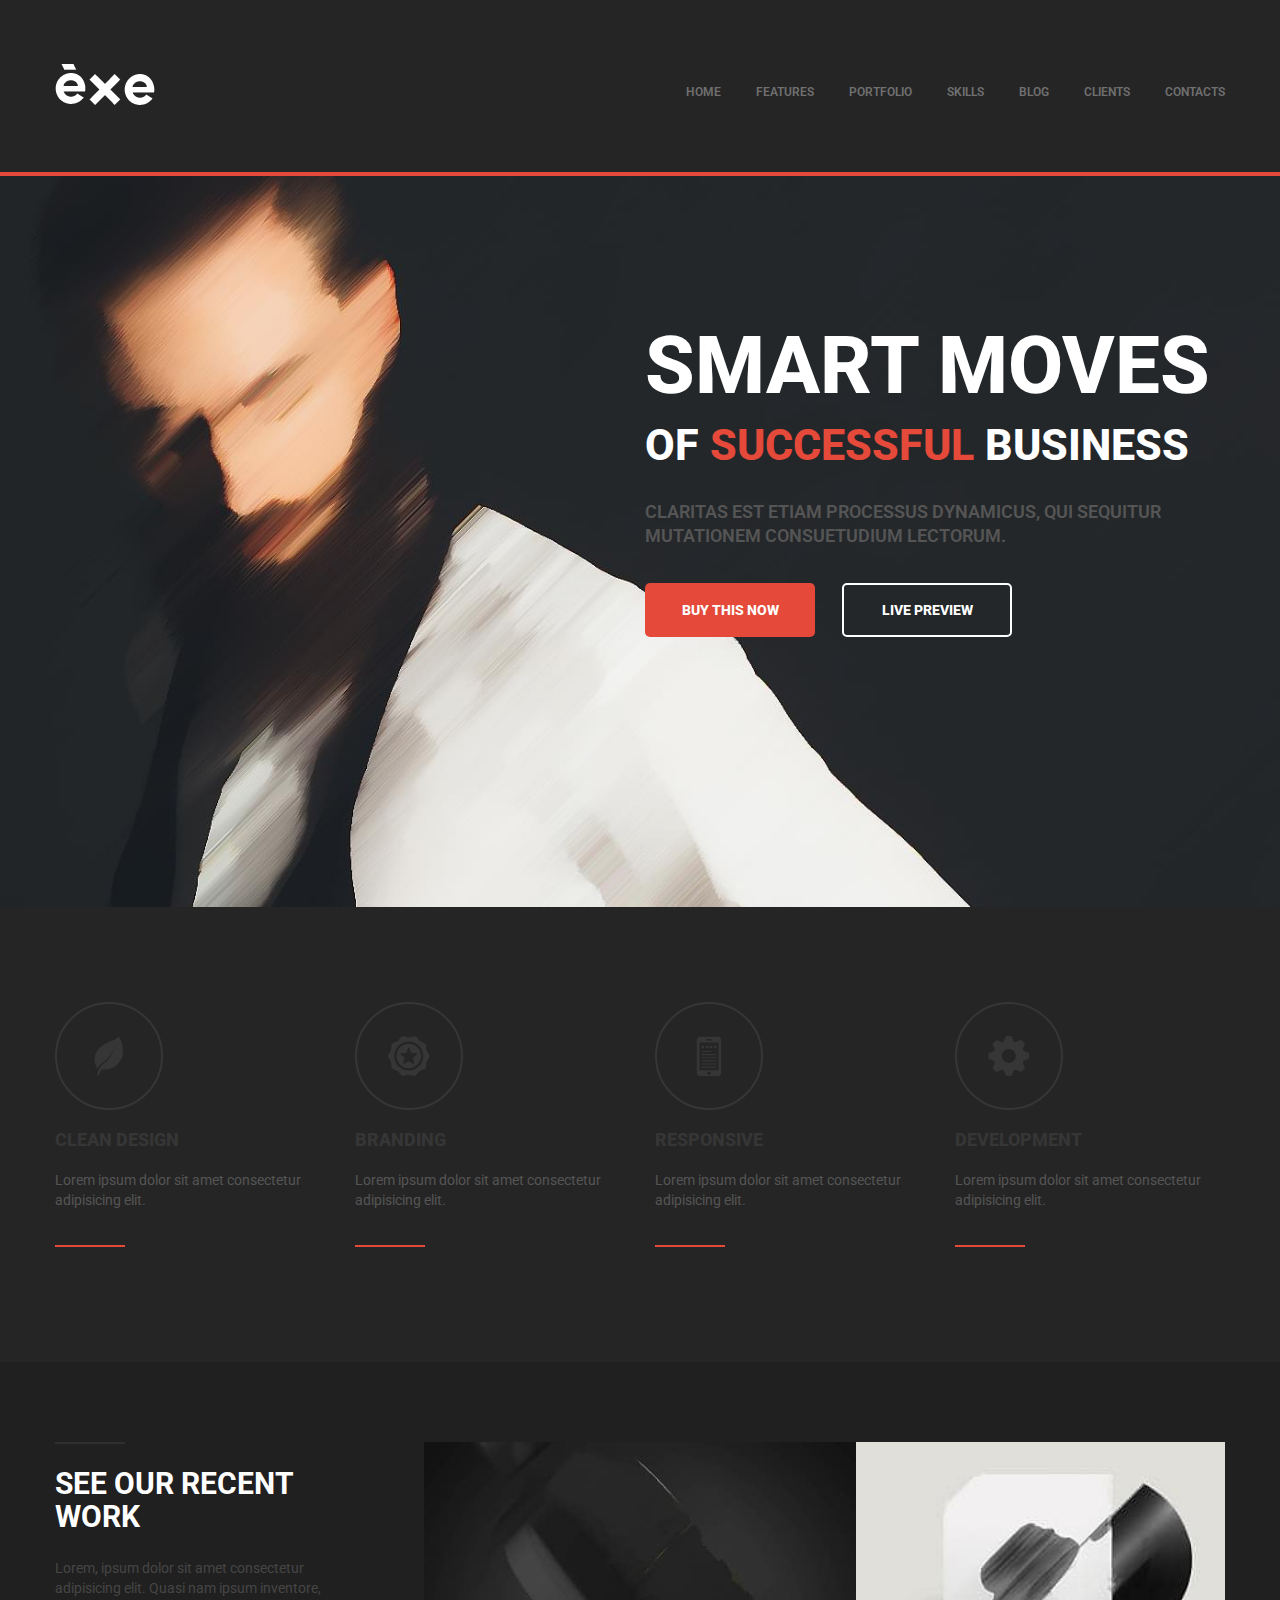
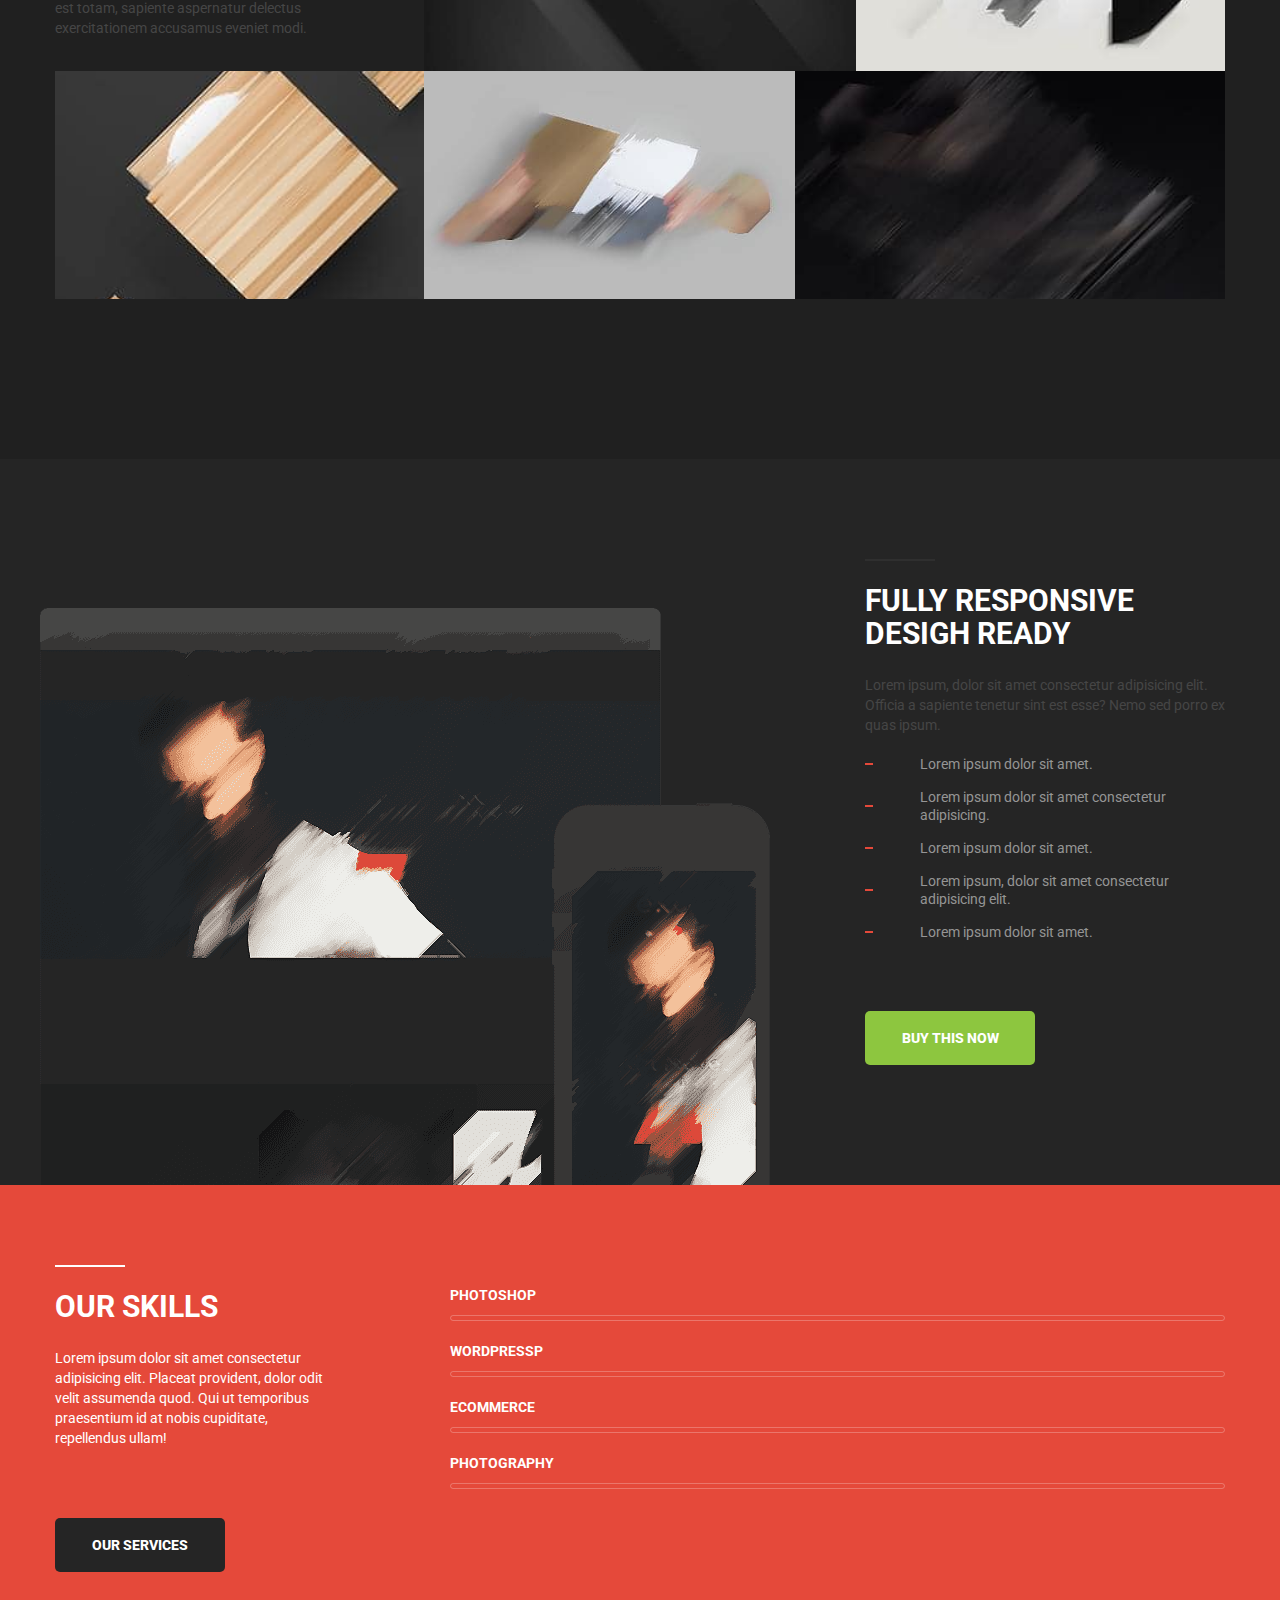
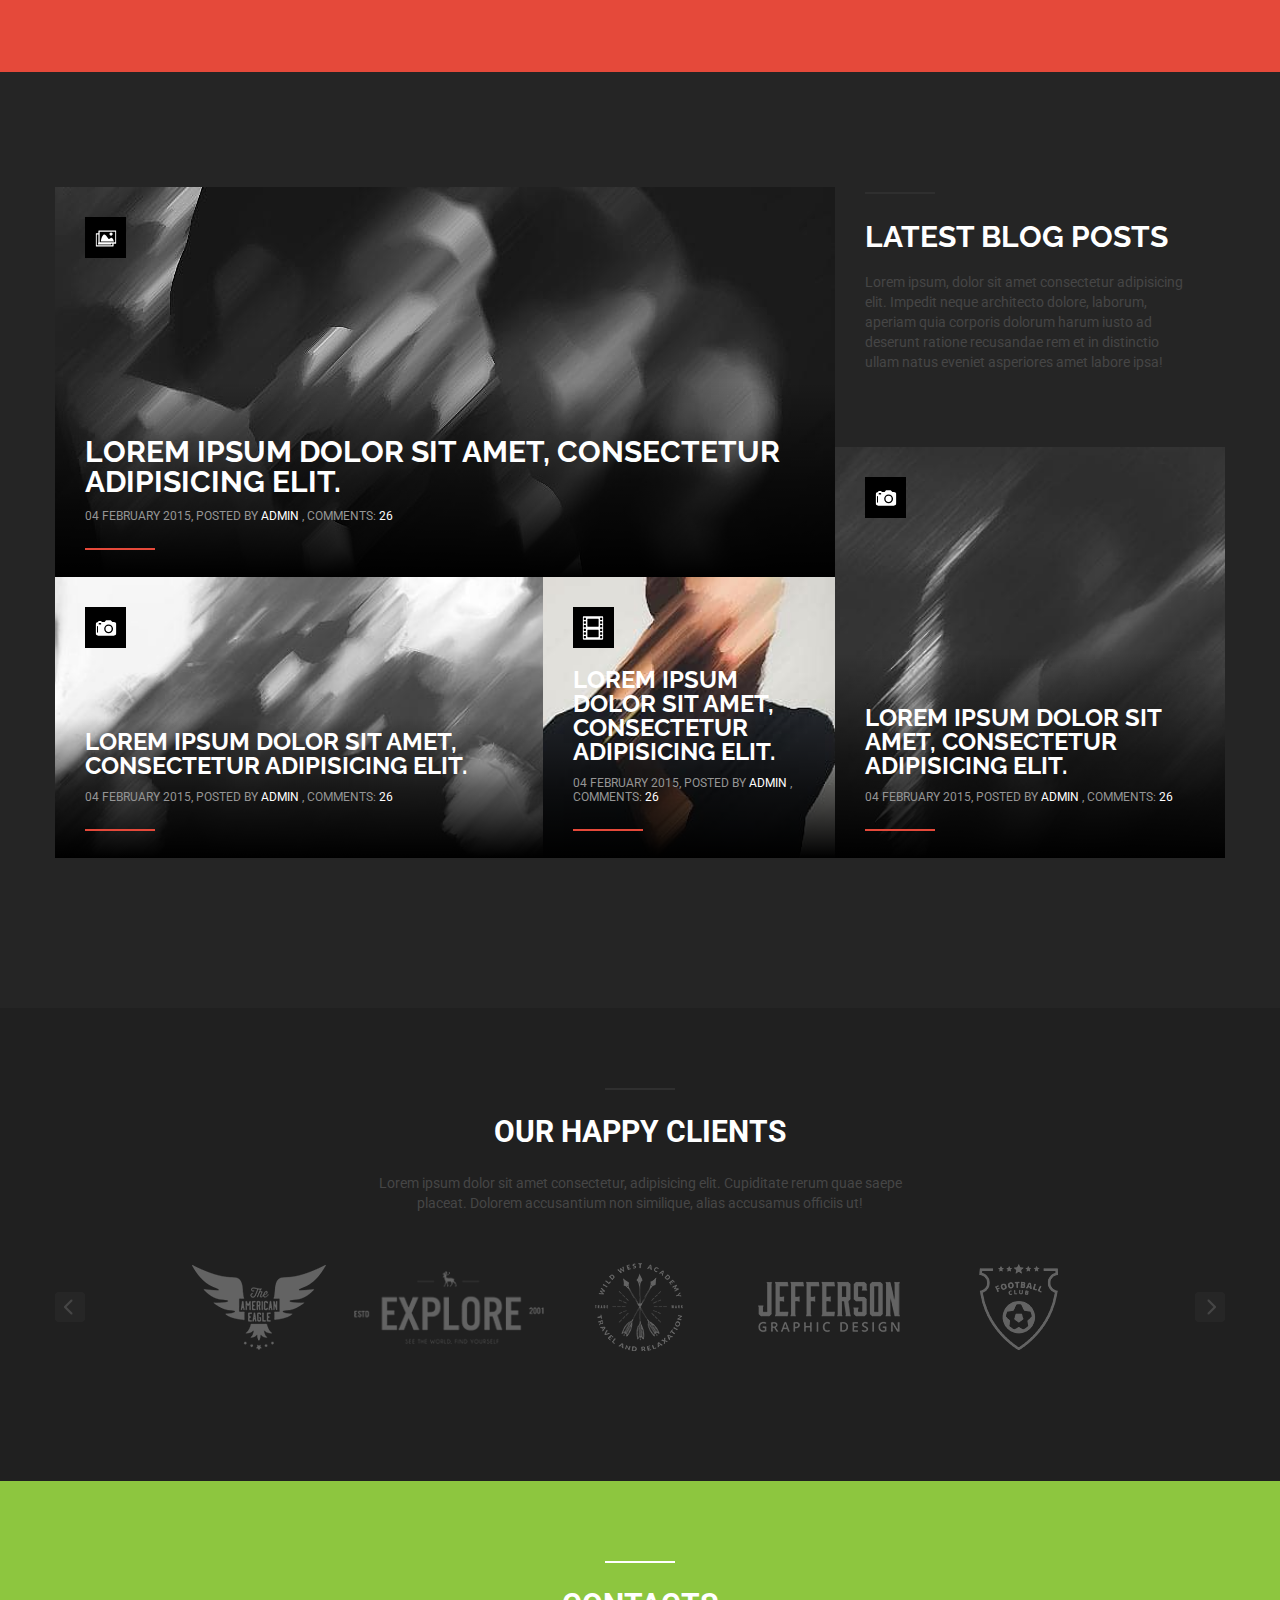
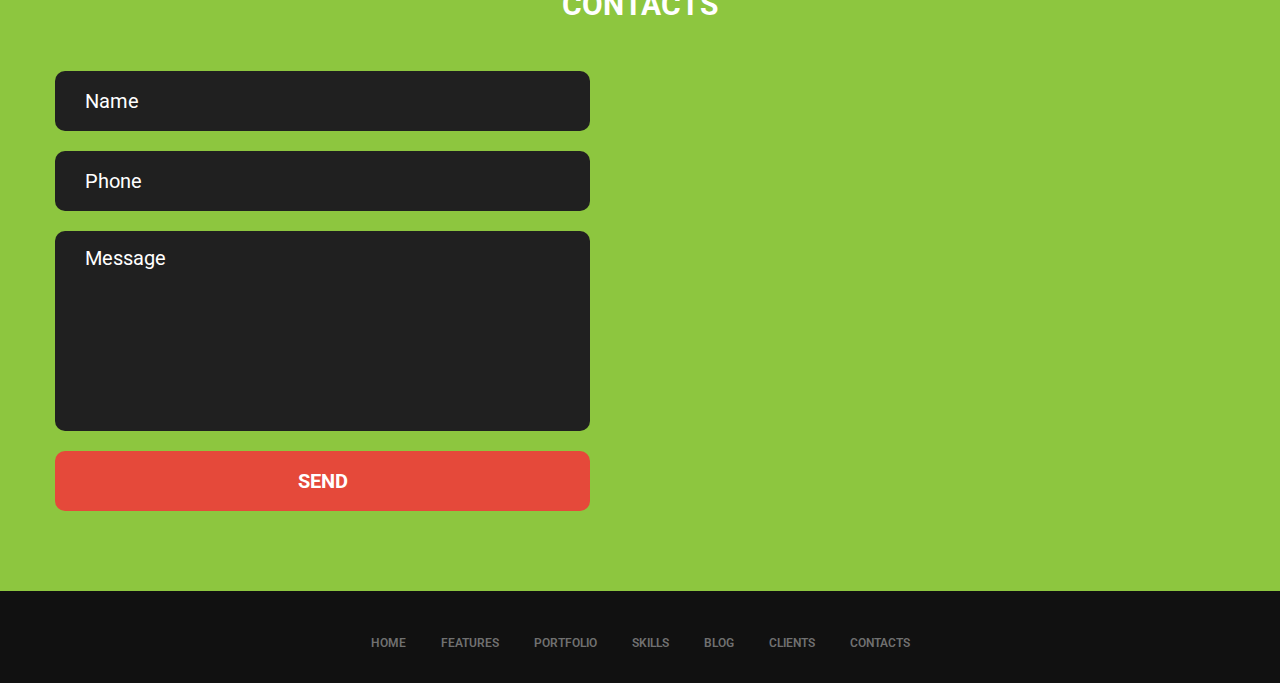
<file: build/index.html>
<!DOCTYPE html>
<html lang="ru">

<head>
  <meta charset="UTF-8" />
  <meta name="viewport" content="initial-scale=1.0, width=device-width" />
  <title>Exe</title>
  <link rel="stylesheet" href="css/style.min.css" type="text/css" />
  <script src="js/all.min.js"></script>

  <!--[if lt IE 9]>
      <script src="http://html5shiv.googlecode.com/svn/trunk/html5.js"></script>
    <![endif]-->
  <!--[if lt IE 9]>
      <link rel="stylesheet" type="text/css" href="css/ie9.css" />
    <![endif]-->

  <!--[if lt IE 9]>
      <script>
        document.createElement("header");
        document.createElement("footer");
        document.createElement("section");
        document.createElement("aside");
        document.createElement("nav");
        document.createElement("article");
        document.createElement("hgroup");
        document.createElement("time");
      </script>
      <noscript>
        <strong>Внимание!</strong>
        Поскольку ваш браузер не поддерживает HTML5, некоторые элементы
        воспроизводятся с помощью JScript. Однако в вашем браузере скрипты
        отключены, пожалуйста, включите их, чтобы браузер смог отобразить данную
        страницу.
      </noscript>
    <![endif]-->
</head>

<body>
  <main>
    <div class="container">
      <header class="header">
        <div class="header__wrap wrap">
          <a href="#" class="header__logo"><img src="img/logo.png" alt="Логотип" /></a>
          <nav>
            <ul class="header__menu menu">
              <li class="menu__element">
                <a class="menu__link" href="#">Home</a>
              </li>
              <li class="menu__element">
                <a class="menu__link" href="#">Features</a>
              </li>
              <li class="menu__element">
                <a class="menu__link" href="#">Portfolio</a>
              </li>
              <li class="menu__element">
                <a class="menu__link" href="#">SKILLS</a>
              </li>
              <li class="menu__element">
                <a class="menu__link" href="#">Blog</a>
              </li>
              <li class="menu__element">
                <a class="menu__link" href="#">Clients</a>
              </li>
              <li class="menu__element">
                <a class="menu__link" href="#">Contacts</a>
              </li>
            </ul>
          </nav>
        </div>
      </header>
      <section class="banner">
        <div class="banner__wrap wrap">
          <div class="banner__info">
            <h1 class="banner__title">
              Smart Moves
              <span class="banner__little">of <span class="banner__red">Successful</span> Business</span>
            </h1>
            <p class="banner__text">
              Claritas est etiam processus dynamicus, qui sequitur mutationem
              consuetudium lectorum.
            </p>
            <button class="banner__button">Buy This Now</button>
            <button class="banner__button banner__button--last">
              Live Preview
            </button>
          </div>
        </div>
      </section>
      <section class="advantages">
        <h2 class="advantages__title">Преимущества</h2>
        <ul class="advantages__list wrap">
          <li class="advantages__item">
            <div class="advantages__img">
              <svg class="advantages__svg">
                <use xlink:href="img/symbol/sprite.svg#leaf"></use>
              </svg>
            </div>
            <p class="advantages__subtitle">Clean Design</p>
            <p class="advantages__text">Lorem ipsum dolor sit amet consectetur adipisicing elit.</p>
          </li>
          <li class="advantages__item">
            <div class="advantages__img">
              <svg class="advantages__svg">
                <use xlink:href="img/symbol/sprite.svg#badge"></use>
              </svg>
            </div>
            <p class="advantages__subtitle">Branding</p>
            <p class="advantages__text">Lorem ipsum dolor sit amet consectetur adipisicing elit.</p>
          </li>
          <li class="advantages__item">
            <div class="advantages__img">
              <svg class="advantages__svg">
                <use xlink:href="img/symbol/sprite.svg#smartphone"></use>
              </svg>
            </div>
            <p class="advantages__subtitle">Responsive</p>
            <p class="advantages__text">Lorem ipsum dolor sit amet consectetur adipisicing elit.</p>
          </li>
          <li class="advantages__item">
            <div class="advantages__img">
              <svg class="advantages__svg">
                <use xlink:href="img/symbol/sprite.svg#settings-work-tool"></use>
              </svg>
            </div>
            <p class="advantages__subtitle">Development</p>
            <p class="advantages__text">Lorem ipsum dolor sit amet consectetur adipisicing elit.</p>
          </li>
        </ul>
      </section>
      <section class="works">
        <h2 class="works__title-hide">Наши работы</h2>
        <ul class="works__list wrap">
          <li class="works__element works__element--three">
            <p class="works__title">See Our Recent Work</p>
            <p class="works__text">Lorem, ipsum dolor sit amet consectetur adipisicing elit. Quasi nam ipsum inventore,
              est totam, sapiente aspernatur delectus exercitationem accusamus eveniet modi.</p>
          </li>
          <li class="works__element works__element--six">
            <div class="works__info">
              <p class="works__name">Claritas Est Processus</p>
              <p class="works__descriprion">Graphic Designer, Photoshop</p>
              <div class="works__btns">
                <button aria-label="Увеличить работу" class="works__zoom">
                  <svg>
                    <use xlink:href="img/symbol/sprite.svg#search"></use>
                  </svg>
                </button>
                <a aria-label="Посмотреть работу" class="works__link" href="#"><svg>
                    <use xlink:href="img/symbol/sprite.svg#link"></use>
                  </svg></a>
              </div>
            </div>
          </li>
          <li class="works__element works__element--three">
            <div class="works__info">
              <p class="works__name">Claritas Est Processus</p>
              <p class="works__descriprion">Graphic Designer, Photoshop</p>
              <div class="works__btns">
                <button aria-label="Увеличить работу" class="works__zoom">
                  <svg>
                    <use xlink:href="img/symbol/sprite.svg#search"></use>
                  </svg>
                </button>
                <a aria-label="Посмотреть работу" class="works__link" href="#"><svg>
                    <use xlink:href="img/symbol/sprite.svg#link"></use>
                  </svg></a>
              </div>
            </div>
          </li>
          <li class="works__element works__element--three">
            <div class="works__info">
              <p class="works__name">Claritas Est Processus</p>
              <p class="works__descriprion">Graphic Designer, Photoshop</p>
              <div class="works__btns">
                <button aria-label="Увеличить работу" class="works__zoom">
                  <svg>
                    <use xlink:href="img/symbol/sprite.svg#search"></use>
                  </svg>
                </button>
                <a aria-label="Посмотреть работу" class="works__link" href="#"><svg>
                    <use xlink:href="img/symbol/sprite.svg#link"></use>
                  </svg></a>
              </div>
            </div>
          </li>
          <li class="works__element works__element--five">
            <div class="works__info">
              <p class="works__name">Claritas Est Processus</p>
              <p class="works__descriprion">Graphic Designer, Photoshop</p>
              <div class="works__btns">
                <button aria-label="Увеличить работу" class="works__zoom">
                  <svg>
                    <use xlink:href="img/symbol/sprite.svg#search"></use>
                  </svg>
                </button>
                <a aria-label="Посмотреть работу" class="works__link" href="#"><svg>
                    <use xlink:href="img/symbol/sprite.svg#link"></use>
                  </svg></a>
              </div>
            </div>
          </li>
          <li class="works__element works__element--four">
            <div class="works__info">
              <p class="works__name">Claritas Est Processus</p>
              <p class="works__descriprion">Graphic Designer, Photoshop</p>
              <div class="works__btns">
                <button aria-label="Увеличить работу" class="works__zoom">
                  <svg>
                    <use xlink:href="img/symbol/sprite.svg#search"></use>
                  </svg>
                </button>
                <a aria-label="Посмотреть работу" class="works__link" href="#"><svg>
                    <use xlink:href="img/symbol/sprite.svg#link"></use>
                  </svg></a>
              </div>
            </div>
          </li>
        </ul>
      </section>
      <section class="responsive">
        <div class="responsive__wrap wrap">
          <div class="responsive__information">
            <h2 class="responsive__title">FulLy Responsive Desigh Ready</h2>
            <p class="responsive__text">Lorem ipsum, dolor sit amet consectetur adipisicing elit. Officia a sapiente
              tenetur sint est esse? Nemo sed porro ex quas ipsum.</p>
            <ul class="responsive__list list">
              <li class="list__element">Lorem ipsum dolor sit amet.</li>
              <li class="list__element">Lorem ipsum dolor sit amet consectetur adipisicing.</li>
              <li class="list__element">Lorem ipsum dolor sit amet.</li>
              <li class="list__element">Lorem ipsum, dolor sit amet consectetur adipisicing elit.</li>
              <li class="list__element">Lorem ipsum dolor sit amet.</li>
            </ul>
            <button class="responsive__button">Buy This Now</button>
          </div>
        </div>
      </section>
      <section class="skills">
        <div class="skills__wrap wrap">
          <div class="skills__left">
            <h2 class="skills__title">Our skills</h2>
            <p class="skills__text">Lorem ipsum dolor sit amet consectetur adipisicing elit. Placeat provident, dolor
              odit velit assumenda quod. Qui ut temporibus praesentium id at nobis cupiditate, repellendus ullam!</p>
            <button class="skills__button">Our services</button>
          </div>
          <div class="skills__right">
            <div class="skills__progress progress">
              <p class="progress__name">Photoshop</p>
              <div class="progress__element" data-progress-percent="95">
                <div class="progress__line">
                  <span class="progress__tooltip">95%</span>
                </div>
              </div>
            </div>
            <div class="skills__progress progress">
              <p class="progress__name">Wordpressp</p>
              <div class="progress__element" data-progress-percent="50">
                <div class=" progress__line">
                  <span class="progress__tooltip">50%</span>
                </div>
              </div>
            </div>
            <div class="skills__progress progress">
              <p class="progress__name">ecommerce</p>
              <div class="progress__element" data-progress-percent="72">
                <div class="progress__line">
                  <span class="progress__tooltip">72%</span>
                </div>
              </div>
            </div>
            <div class="skills__progress progress">
              <p class="progress__name">Photography</p>
              <div class="progress__element" data-progress-percent="36">
                <div class="progress__line">
                  <span class="progress__tooltip">36%</span>
                </div>
              </div>
            </div>
          </div>
        </div>
      </section>
      <section class="blog">
        <h2 class="blog__subtitle">Последние статьи:</h2>
        <ul class="blog__list wrap">
          <li class="blog__element blog__element--eight">
            <div class="blog__info">
              <a aria-label="Категория изображения" href="#" class="blog__link"><svg>
                  <use xlink:href="img/symbol/sprite.svg#image"></use>
                </svg></a>
              <div class="blog__information">
                <a href="#" class="blog__title">Lorem ipsum dolor sit amet, consectetur adipisicing elit.</a>
                <p class="blog__description">04 February 2015, Posted by <span>Admin</span> , Comments: <span>26</span>
                </p>
              </div>
            </div>
          </li>
          <li class="blog__element blog__element--four">
            <div class="blog__info">
              <div class="blog__information">
                <p href="#" class="blog__title">Latest blog posts</p>
                <p class="blog__text">Lorem ipsum, dolor sit amet consectetur adipisicing elit. Impedit neque architecto
                  dolore, laborum, aperiam quia corporis dolorum harum iusto ad deserunt ratione recusandae rem et in
                  distinctio ullam natus eveniet asperiores amet labore ipsa!
                </p>
              </div>
            </div>
          </li>
          <li class="blog__element blog__element--five">
            <div class="blog__info">
              <a aria-label="Категория фото" href="#" class="blog__link"><svg>
                  <use xlink:href="img/symbol/sprite.svg#photo-camera"></use>
                </svg></a>
              <div class="blog__information">
                <a href="#" class="blog__title">Lorem ipsum dolor sit amet, consectetur adipisicing elit.</a>
                <p class="blog__description">04 February 2015, Posted by <span>Admin</span> , Comments: <span>26</span>
                </p>
              </div>
            </div>
          </li>
          <li class="blog__element blog__element--three">
            <div class="blog__info">
              <a aria-label="Категория видео" href="#" class="blog__link"><svg>
                  <use xlink:href="img/symbol/sprite.svg#video"></use>
                </svg></a>
              <div class="blog__information">
                <a href="#" class="blog__title">Lorem ipsum dolor sit amet, consectetur adipisicing elit.</a>
                <p class="blog__description">04 February 2015, Posted by <span>Admin</span> , Comments: <span>26</span>
                </p>
              </div>
            </div>
          </li>
          <li class="blog__element blog__element--four">
            <div class="blog__info">
              <a aria-label="Категория фото" href="#" class="blog__link"><svg>
                  <use xlink:href="img/symbol/sprite.svg#photo-camera"></use>
                </svg></a>
              <div class="blog__information">
                <a href="#" class="blog__title">Lorem ipsum dolor sit amet, consectetur adipisicing elit.</a>
                <p class="blog__description">04 February 2015, Posted by <span>Admin</span> , Comments: <span>26</span>
                </p>
              </div>
            </div>
          </li>
        </ul>
      </section>
      <section class="clients">
        <div class="clients__wrap wrap">
          <h2 class="clients__title">Our Happy Clients</h2>
          <p class="clients__text">Lorem ipsum dolor sit amet consectetur, adipisicing elit. Cupiditate rerum quae saepe
            placeat. Dolorem accusantium non similique, alias accusamus officiis ut!</p>

          <!-- Сайт плагина карусель https://owlcarousel2.github.io/OwlCarousel2/-->
          <div class="clients__carousel carousel owl-carousel owl-theme">
            <div class="carousel__item"><img src="img/client1.png" alt="Клиент1"></div>
            <div class="carousel__item"><img src="img/client2.png" alt="Клиент2"></div>
            <div class="carousel__item"><img src="img/client3.png" alt="Клиент3"></div>
            <div class="carousel__item"><img src="img/client4.png" alt="Клиент4"></div>
            <div class="carousel__item"><img src="img/client5.png" alt="Клиент5"></div>
            <div class="carousel__item"><img src="img/client4.png" alt="Клиент4"></div>
            <div class="carousel__item"><img src="img/client5.png" alt="Клиент5"></div>
          </div>
        </div>
      </section>
      <section class="contacts">
        <div class="contacts__wrap wrap">
          <h2 class="contacts__title">Contacts</h2>
          <ul class="contacts__list">
            <li class="contacts__form form">
              <form action="#">
                <div class="form__input">
                  <label for="form-name">Name</label>
                  <input id="form-name" type="text" name="name" placeholder="Name">
                </div>
                <div class="form__input">
                  <label for="form-phone">Phone</label>
                  <input id="form-phone" type="tel" name="phone" placeholder="Phone">
                </div>
                <div class="form__input">
                  <label for="form-message">Message</label>
                  <textarea name="message" id="form-message" placeholder="Message"></textarea>
                </div>
                <button class="form-button">SEND</button>
              </form>
            </li>
            <li class="contacts__map">
              <script type="text/javascript" charset="utf-8" async
                src="https://api-maps.yandex.ru/services/constructor/1.0/js/?um=constructor%3Aebe2854a473c4fa64b06771fbffcd2b0b8ae00d5cf8fb3ba2f777c58d5671096&amp;width=100%25&amp;height=440&amp;lang=ru_RU&amp;scroll=true"></script>
            </li>
          </ul>
        </div>
      </section>
      <footer class="footer">
        <nav>
          <ul class="footer__menu menu wrap">
            <li class="menu__element">
              <a class="menu__link" href="#">Home</a>
            </li>
            <li class="menu__element">
              <a class="menu__link" href="#">Features</a>
            </li>
            <li class="menu__element">
              <a class="menu__link" href="#">Portfolio</a>
            </li>
            <li class="menu__element">
              <a class="menu__link" href="#">SKILLS</a>
            </li>
            <li class="menu__element">
              <a class="menu__link" href="#">Blog</a>
            </li>
            <li class="menu__element">
              <a class="menu__link" href="#">Clients</a>
            </li>
            <li class="menu__element">
              <a class="menu__link" href="#">Contacts</a>
            </li>
          </ul>
        </nav>
      </footer>
    </div>
  </main>
</body>

</html>
</file>
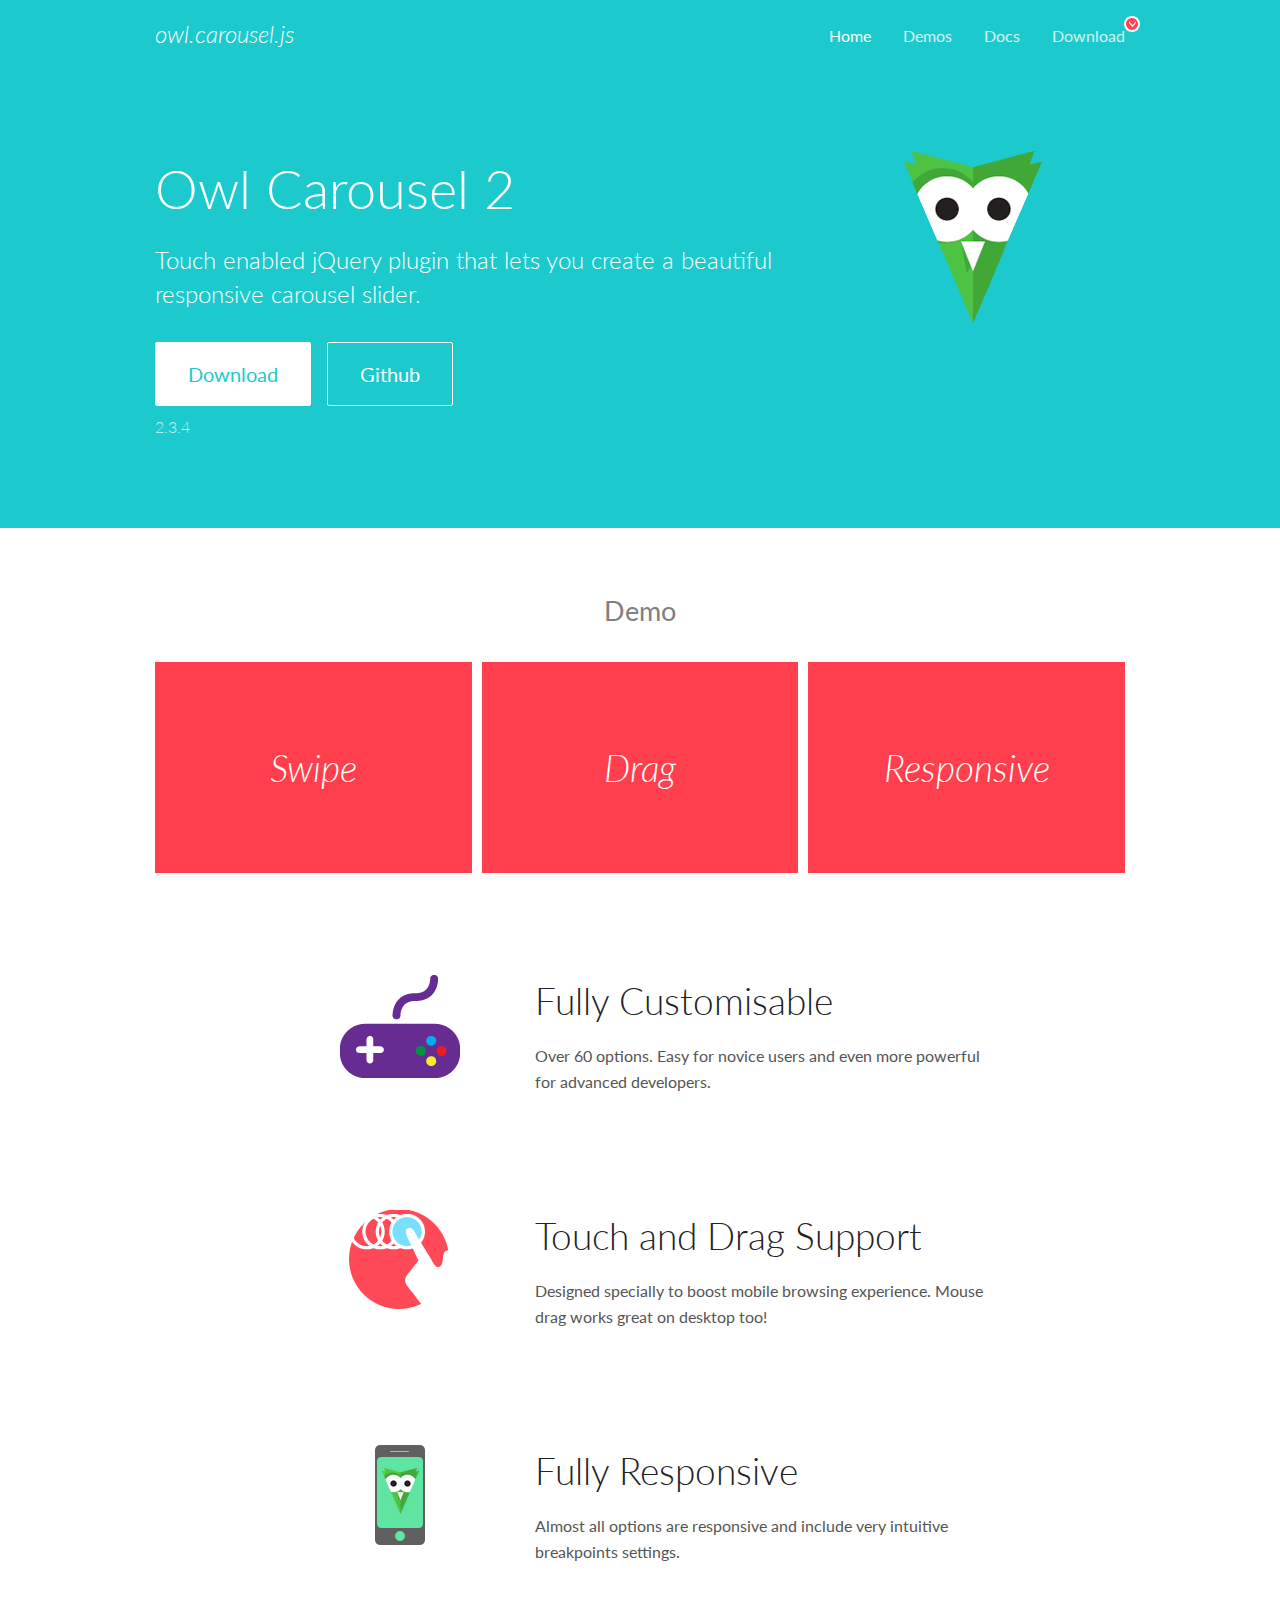
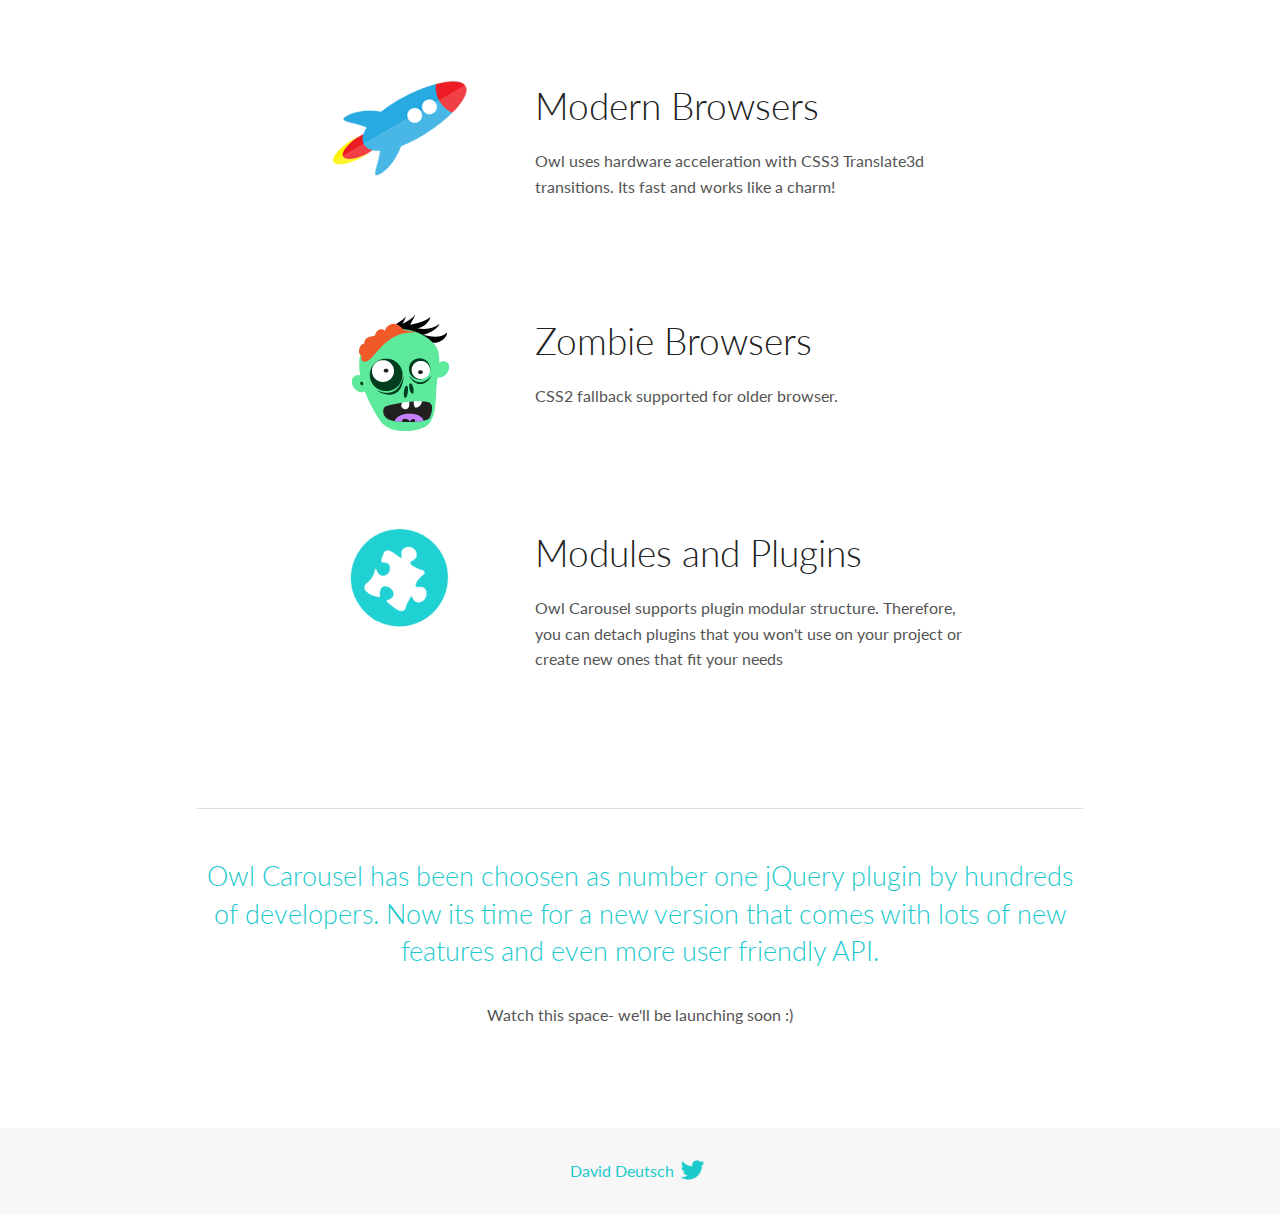
<file: OwlCarousel2/docs/index.html>
<!DOCTYPE html>
<html lang="en">
  <head>

    <!-- head -->
    <meta charset="utf-8">
    <meta name="msapplication-tap-highlight" content="no" />
    <meta name="viewport" content="width=device-width, initial-scale=1.0" />
    <meta name="description" content="Touch enabled jQuery plugin that lets you create beautiful responsive carousel slider.">
    <meta name="author" content="David Deutsch">
    <title>
      Home | Owl Carousel | 2.3.4
    </title>

    <!-- Stylesheets -->
    <link href='https://fonts.googleapis.com/css?family=Lato:300,400,700,400italic,300italic' rel='stylesheet' type='text/css'>
    <link rel="stylesheet" href="assets/css/docs.theme.min.css">

    <!-- Owl Stylesheets -->
    <link rel="stylesheet" href="assets/owlcarousel/assets/owl.carousel.min.css">
    <link rel="stylesheet" href="assets/owlcarousel/assets/owl.theme.default.min.css">

    <!-- HTML5 shim and Respond.js IE8 support of HTML5 elements and media queries -->

    <!--[if lt IE 9]>
      <script src="https://oss.maxcdn.com/libs/html5shiv/3.7.0/html5shiv.js"></script>
      <script src="https://oss.maxcdn.com/libs/respond.js/1.3.0/respond.min.js"></script>
    <![endif]-->

    <!-- Favicons -->
    <link rel="apple-touch-icon-precomposed" sizes="144x144" href="assets/ico/apple-touch-icon-144-precomposed.png">
    <link rel="shortcut icon" href="assets/ico/favicon.png">
    <link rel="shortcut icon" href="favicon.ico">

    <!-- Yeah i know js should not be in header. Its required for demos.-->

    <!-- javascript -->
    <script src="assets/vendors/jquery.min.js"></script>
    <script src="assets/owlcarousel/owl.carousel.js"></script>
  </head>
  <body>

    <!-- header -->
    <header class="header">
      <div class="row">
        <div class="large-12 columns">
          <div class="brand left">
            <h3>
              <a href="/OwlCarousel2/">owl.carousel.js</a> 
            </h3>
          </div>
          <a id="toggle-nav" class="right">
            <span></span> <span></span> <span></span> 
          </a> 
          <div class="nav-bar">
            <ul class="clearfix">
              <li class="active">
                <a href="/OwlCarousel2/index.html">Home</a> 
              </li>
              <li> <a href="/OwlCarousel2/demos/demos.html">Demos</a>  </li>
              <li> <a href="/OwlCarousel2/docs/started-welcome.html">Docs</a>  </li>
              <li>
                <a href="https://github.com/OwlCarousel2/OwlCarousel2/archive/2.3.4.zip">Download</a> 
                <span class="download"></span> 
              </li>
            </ul>
          </div>
        </div>
      </div>
    </header>

    <!-- home panel -->
    <section id="hero">
      <div class="row">
        <div class="large-8 medium-8 columns">
          <h1>Owl Carousel 2</h1>
          <h4>Touch enabled jQuery plugin that lets you create a beautiful responsive carousel slider.</h4>
          <a href="https://github.com/OwlCarousel2/OwlCarousel2/archive/2.3.4.zip" class="hero-button">Download</a> 
          <a href="https://github.com/OwlCarousel2/OwlCarousel2" class="hero-button outline">Github</a> 
          <p>2.3.4</p>
        </div>
        <div class="large-4 medium-4 columns">
          <img class="owl-logo" src="assets/img/owl-logo.png" alt="mr. Owl">
        </div>
      </div>
    </section>

    <!-- body -->
    <div class="home-demo">
      <div class="row">
        <div class="large-12 columns">
          <h3>Demo</h3>
          <div class="owl-carousel">
            <div class="item">
              <h2>Swipe</h2>
            </div>
            <div class="item">
              <h2>Drag</h2>
            </div>
            <div class="item">
              <h2>Responsive</h2>
            </div>
            <div class="item">
              <h2>CSS3</h2>
            </div>
            <div class="item">
              <h2>Fast</h2>
            </div>
            <div class="item">
              <h2>Easy</h2>
            </div>
            <div class="item">
              <h2>Free</h2>
            </div>
            <div class="item">
              <h2>Upgradable</h2>
            </div>
            <div class="item">
              <h2>Tons of options</h2>
            </div>
            <div class="item">
              <h2>Infinity</h2>
            </div>
            <div class="item">
              <h2>Auto Width</h2>
            </div>
          </div>
        </div>
      </div>
    </div>
    <script>
      var owl = $('.owl-carousel');
      owl.owlCarousel({
        margin: 10,
        loop: true,
        responsive: {
          0: {
            items: 1
          },
          600: {
            items: 2
          },
          1000: {
            items: 3
          }
        }
      })
    </script>

    <!-- features -->
    <div id="features">
      <div class="row">
        <div class="small-12 medium-9 small-centered columns">
          <section class="row feature">
            <div class="medium-4 small-12 columns">
              <img src="assets/img/feature-options.png" alt="">
            </div>
            <div class="medium-8 small-12 columns">
              <h2>Fully Customisable</h2>
              <p>Over 60 options. Easy for novice users and even more powerful for advanced developers.</p>
            </div>
          </section>
          <section class="row feature">
            <div class="medium-4 small-12 columns">
              <img src="assets/img/feature-drag.png" alt="">
            </div>
            <div class="medium-8 small-12 columns">
              <h2>Touch and Drag Support</h2>
              <p>Designed specially to boost mobile browsing experience. Mouse drag works great on desktop too!</p>
            </div>
          </section>
          <section class="row feature">
            <div class="medium-4 small-12 columns">
              <img src="assets/img/feature-responsive.png" alt="">
            </div>
            <div class="medium-8 small-12 columns">
              <h2>Fully Responsive</h2>
              <p>Almost all options are responsive and include very intuitive breakpoints settings.</p>
            </div>
          </section>
          <section class="row feature">
            <div class="medium-4 small-12 columns">
              <img src="assets/img/feature-modern.png" alt="">
            </div>
            <div class="medium-8 small-12 columns">
              <h2>Modern Browsers</h2>
              <p>Owl uses hardware acceleration with CSS3 Translate3d transitions. Its fast and works like a charm! </p>
            </div>
          </section>
          <section class="row feature">
            <div class="medium-4 small-12 columns">
              <img src="assets/img/feature-zombie.png" alt="">
            </div>
            <div class="medium-8 small-12 columns">
              <h2>Zombie Browsers</h2>
              <p>CSS2 fallback supported for older browser.</p>
            </div>
          </section>
          <section class="row feature">
            <div class="medium-4 small-12 columns">
              <img src="assets/img/feature-module.png" alt="">
            </div>
            <div class="medium-8 small-12 columns">
              <h2>Modules and Plugins</h2>
              <p>Owl Carousel supports plugin modular structure. Therefore, you can detach plugins that you won&#x27;t use on your project or create new ones that fit your needs</p>
            </div>
          </section>
        </div>
      </div>
    </div>

    <!-- footer -->
    <section id="teaser-text">
      <div class="row">
        <div class="small-12 medium-11 small-centered columns">
          <hr>
          <h3 id="owl-carousel-has-been-choosen-as-number-one-jquery-plugin-by-hundreds-of-developers-now-its-time-for-a-new-version-that-comes-with-lots-of-new-features-and-even-more-user-friendly-api-">Owl Carousel has been choosen as number one jQuery plugin by hundreds of developers. Now its time for a new version that comes with lots of new features and even more user friendly API.</h3>
          <p>Watch this space- we&#39;ll be launching soon :)</p>
        </div>
      </div>
    </section>

    <!-- footer -->
    <footer class="footer">
      <div class="row">
        <div class="large-12 columns">
          <h5>
            <a href="/OwlCarousel2/docs/support-contact.html">David Deutsch</a> 
            <a id="custom-tweet-button" href="https://twitter.com/share?url=https://github.com/OwlCarousel2/OwlCarousel2&text=Owl Carousel - This is so awesome! " target="_blank"></a> 
          </h5>
        </div>
      </div>
    </footer>

    <!-- vendors -->
    <script src="assets/vendors/highlight.js"></script>
    <script src="assets/js/app.js"></script>
  </body>
</html>
</file>
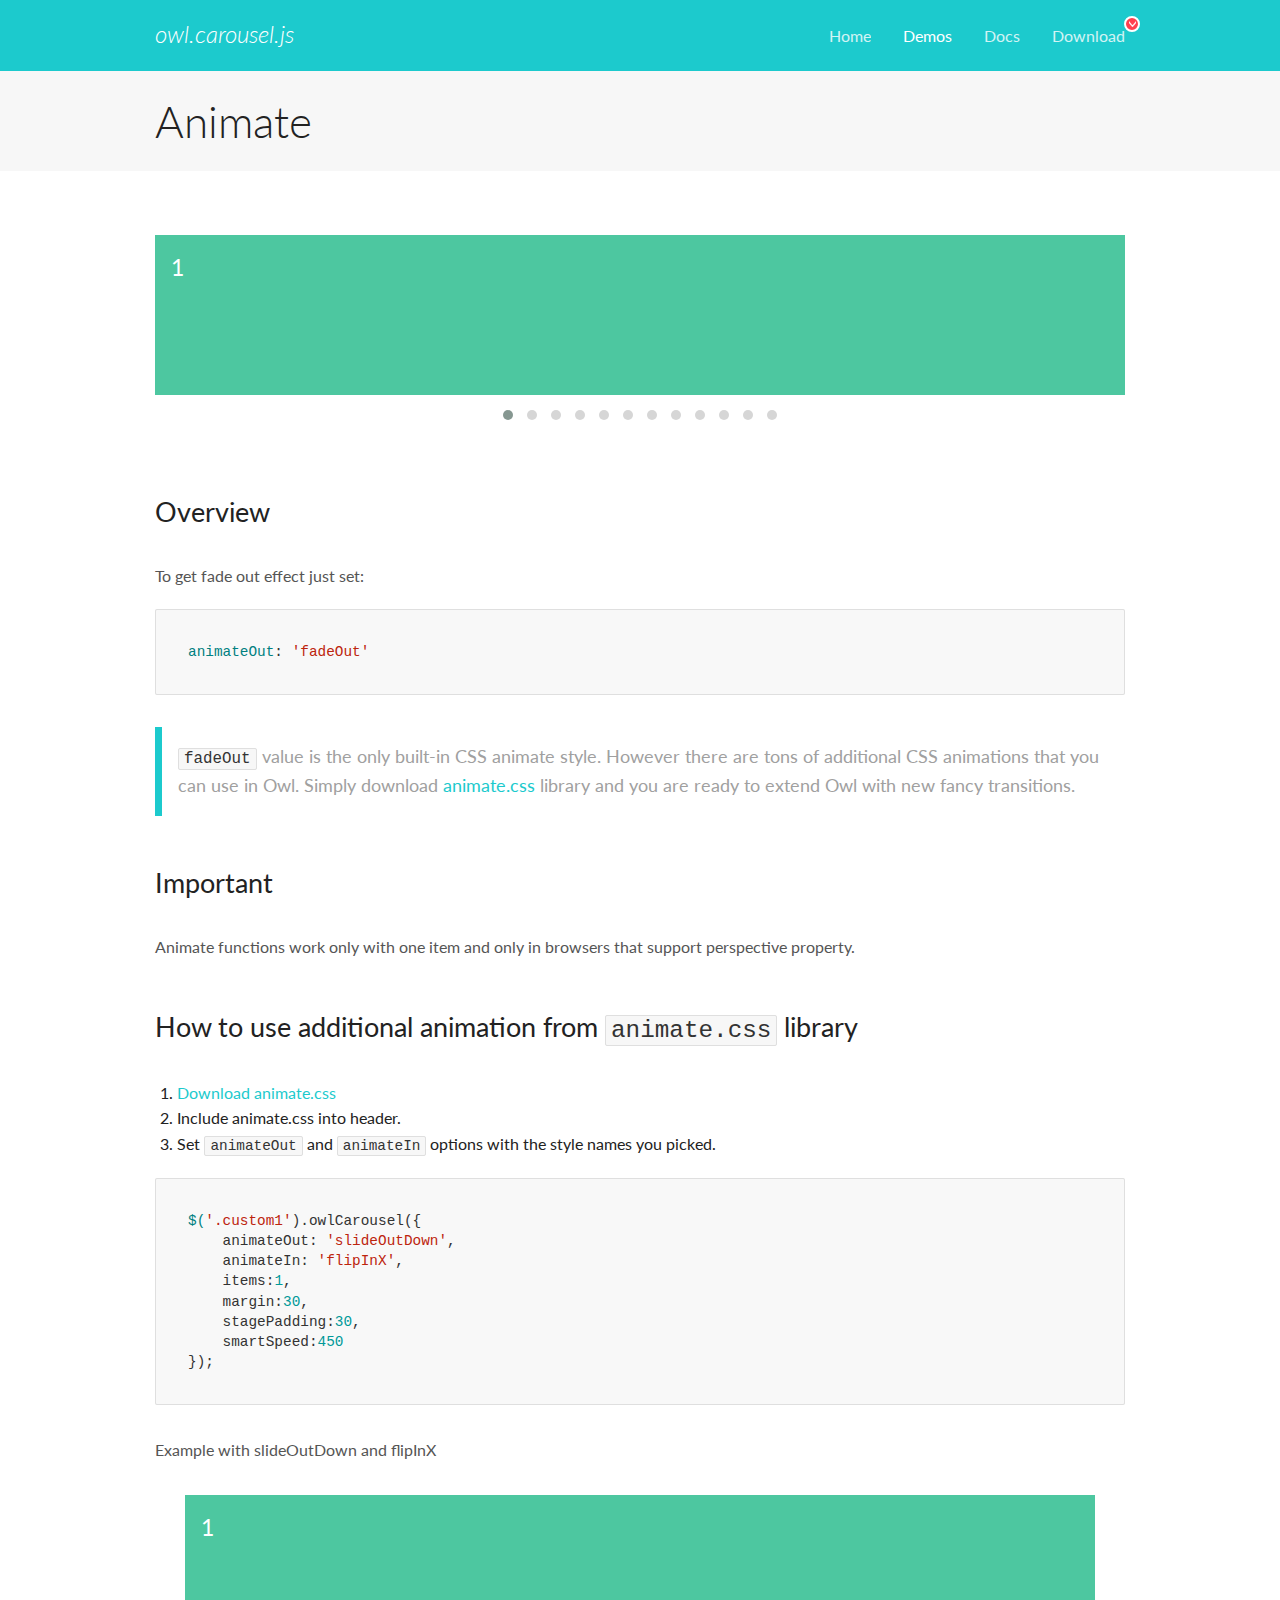
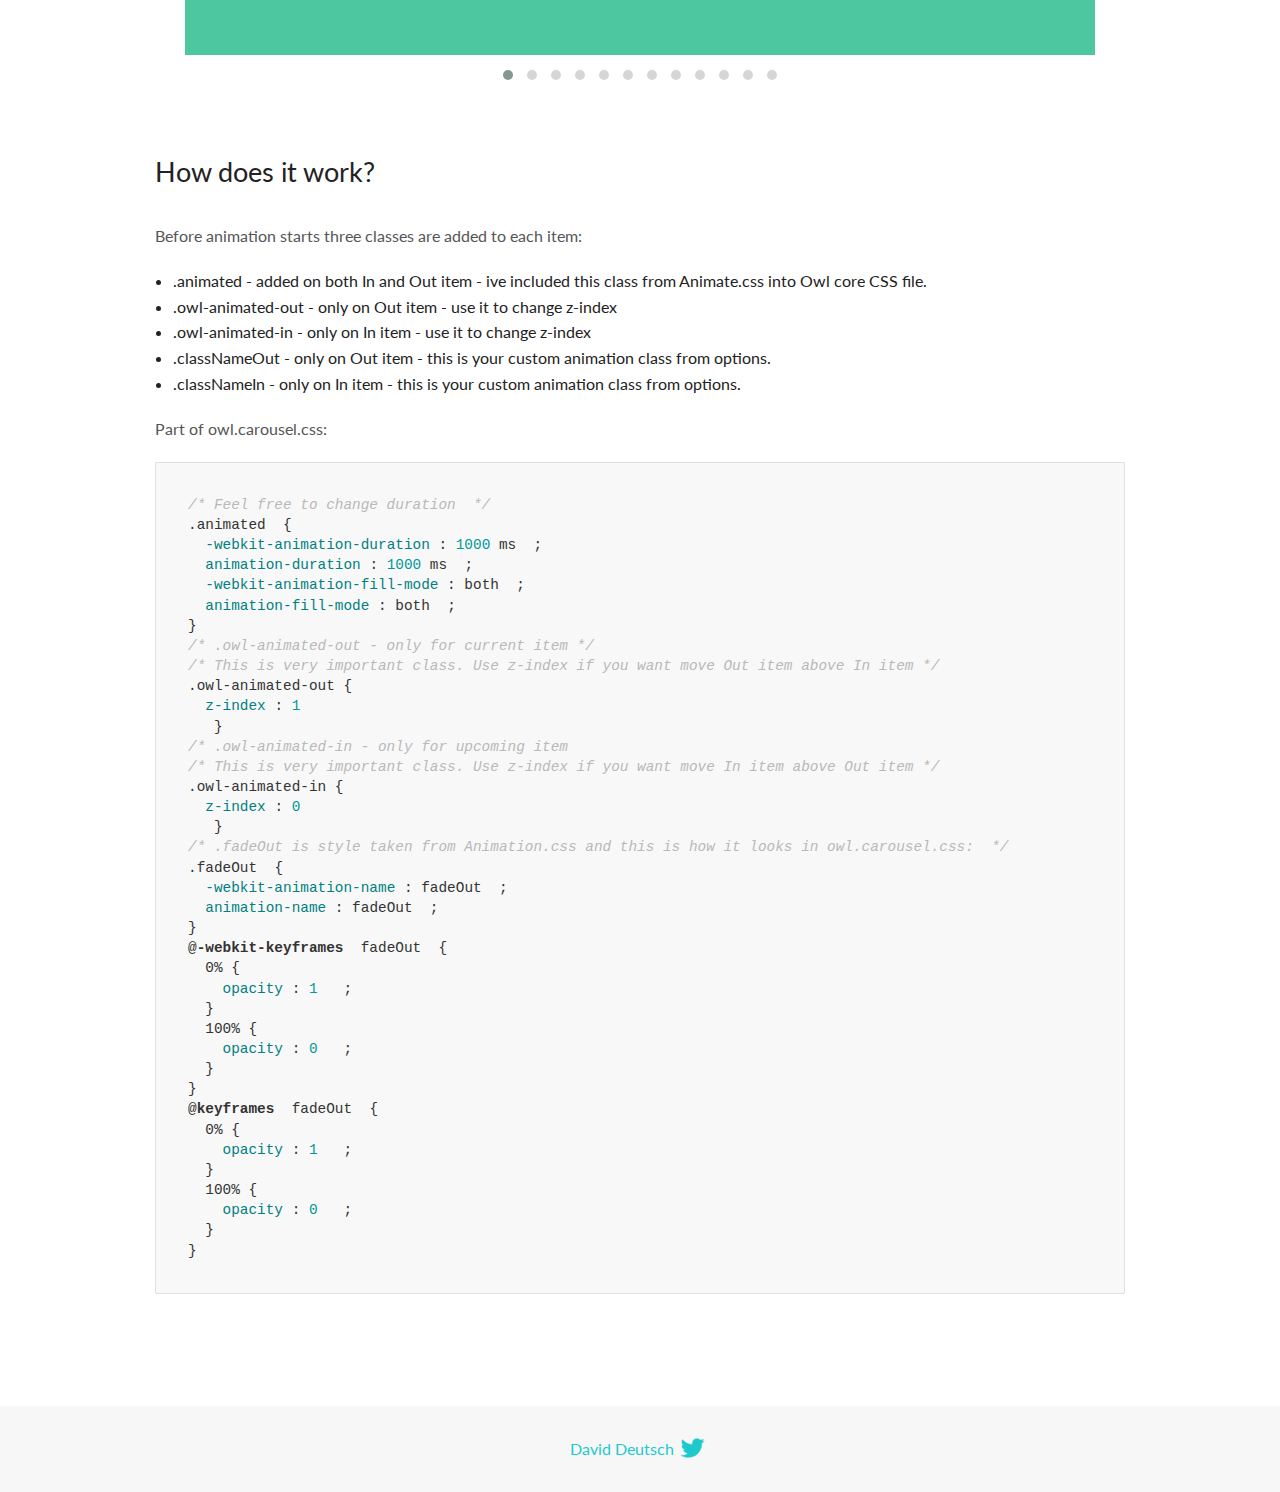
<file: OwlCarousel2/docs/demos/animate.html>
<!DOCTYPE html>
<html lang="en">
  <head>

    <!-- head -->
    <meta charset="utf-8">
    <meta name="msapplication-tap-highlight" content="no" />
    <meta name="viewport" content="width=device-width, initial-scale=1.0" />
    <meta name="description" content="Animate carousel">
    <meta name="author" content="David Deutsch">
    <title>
      Animate Demo | Owl Carousel | 2.3.4
    </title>

    <!-- Stylesheets -->
    <link href='https://fonts.googleapis.com/css?family=Lato:300,400,700,400italic,300italic' rel='stylesheet' type='text/css'>
    <link rel="stylesheet" href="../assets/css/docs.theme.min.css">

    <!-- Owl Stylesheets -->
    <link rel="stylesheet" href="../assets/owlcarousel/assets/owl.carousel.min.css">
    <link rel="stylesheet" href="../assets/owlcarousel/assets/owl.theme.default.min.css">

    <!-- HTML5 shim and Respond.js IE8 support of HTML5 elements and media queries -->

    <!--[if lt IE 9]>
      <script src="https://oss.maxcdn.com/libs/html5shiv/3.7.0/html5shiv.js"></script>
      <script src="https://oss.maxcdn.com/libs/respond.js/1.3.0/respond.min.js"></script>
    <![endif]-->

    <!-- Favicons -->
    <link rel="apple-touch-icon-precomposed" sizes="144x144" href="../assets/ico/apple-touch-icon-144-precomposed.png">
    <link rel="shortcut icon" href="../assets/ico/favicon.png">
    <link rel="shortcut icon" href="favicon.ico">

    <!-- Yeah i know js should not be in header. Its required for demos.-->

    <!-- javascript -->
    <script src="../assets/vendors/jquery.min.js"></script>
    <script src="../assets/owlcarousel/owl.carousel.js"></script>
  </head>
  <body>

    <!-- header -->
    <header class="header">
      <div class="row">
        <div class="large-12 columns">
          <div class="brand left">
            <h3>
              <a href="/OwlCarousel2/">owl.carousel.js</a> 
            </h3>
          </div>
          <a id="toggle-nav" class="right">
            <span></span> <span></span> <span></span> 
          </a> 
          <div class="nav-bar">
            <ul class="clearfix">
              <li> <a href="/OwlCarousel2/index.html">Home</a>  </li>
              <li class="active">
                <a href="/OwlCarousel2/demos/demos.html">Demos</a> 
              </li>
              <li> <a href="/OwlCarousel2/docs/started-welcome.html">Docs</a>  </li>
              <li>
                <a href="https://github.com/OwlCarousel2/OwlCarousel2/archive/2.3.4.zip">Download</a> 
                <span class="download"></span> 
              </li>
            </ul>
          </div>
        </div>
      </div>
    </header>

    <!-- title -->
    <section class="title">
      <div class="row">
        <div class="large-12 columns">
          <h1>Animate</h1>
        </div>
      </div>
    </section>

    <!--  Demos -->
    <section id="demos">
      <div class="row">
        <div class="large-12 columns">
          <div class="fadeOut owl-carousel owl-theme">
            <div class="item">
              <h4>1</h4>
            </div>
            <div class="item">
              <h4>2</h4>
            </div>
            <div class="item">
              <h4>3</h4>
            </div>
            <div class="item">
              <h4>4</h4>
            </div>
            <div class="item">
              <h4>5</h4>
            </div>
            <div class="item">
              <h4>6</h4>
            </div>
            <div class="item">
              <h4>7</h4>
            </div>
            <div class="item">
              <h4>8</h4>
            </div>
            <div class="item">
              <h4>9</h4>
            </div>
            <div class="item">
              <h4>10</h4>
            </div>
            <div class="item">
              <h4>11</h4>
            </div>
            <div class="item">
              <h4>12</h4>
            </div>
          </div>
          <h3 id="overview">Overview</h3>
          <p>To get fade out effect just set:</p>
          <pre><code>animateOut: &#39;fadeOut&#39;</code></pre>
          <blockquote>
            <p><code>fadeOut</code> value is the only built-in CSS animate style. However there are tons of additional CSS animations that you can use in Owl. Simply download
              <a href="https://daneden.github.io/animate.css/">animate.css</a>  library and you are ready to extend Owl with new fancy transitions.</p>
          </blockquote>
          <h3 id="important">Important</h3>
          <p>Animate functions work only with one item and only in browsers that support perspective property.</p>
          <h3 id="how-to-use-additional-animation-from-animate-css-library">How to use additional animation from <code>animate.css</code> library</h3>
          <ol>
            <li> <a href="https://daneden.github.io/animate.css/">Download animate.css</a>  </li>
            <li>Include animate.css into header.</li>
            <li>Set <code>animateOut</code> and <code>animateIn</code> options with the style names you picked.</li>
          </ol>
          <pre><code>$(&#39;.custom1&#39;).owlCarousel({
    animateOut: &#39;slideOutDown&#39;,
    animateIn: &#39;flipInX&#39;,
    items:1,
    margin:30,
    stagePadding:30,
    smartSpeed:450
});</code></pre>
          <p>Example with slideOutDown and flipInX</p>
          <div class="custom1 owl-carousel owl-theme">
            <div class="item">
              <h4>1</h4>
            </div>
            <div class="item">
              <h4>2</h4>
            </div>
            <div class="item">
              <h4>3</h4>
            </div>
            <div class="item">
              <h4>4</h4>
            </div>
            <div class="item">
              <h4>5</h4>
            </div>
            <div class="item">
              <h4>6</h4>
            </div>
            <div class="item">
              <h4>7</h4>
            </div>
            <div class="item">
              <h4>8</h4>
            </div>
            <div class="item">
              <h4>9</h4>
            </div>
            <div class="item">
              <h4>10</h4>
            </div>
            <div class="item">
              <h4>11</h4>
            </div>
            <div class="item">
              <h4>12</h4>
            </div>
          </div>
          <h3 id="how-does-it-work-">How does it work?</h3>
          <p>Before animation starts three classes are added to each item:</p>
          <ul>
            <li>.animated - added on both In and Out item - ive included this class from Animate.css into Owl core CSS file.</li>
            <li>.owl-animated-out - only on Out item - use it to change z-index</li>
            <li>.owl-animated-in - only on In item - use it to change z-index</li>
            <li>.classNameOut - only on Out item - this is your custom animation class from options.</li>
            <li>.classNameIn - only on In item - this is your custom animation class from options.</li>
          </ul>
          <p>Part of owl.carousel.css:</p>
          <pre><code class="language-css"><span class="comment">/* Feel free to change duration  */</span> 
<span class="class">.animated</span>  <span class="rules">{
  <span class="rule"><span class="attribute">-webkit-animation-duration</span> :<span class="value"> <span class="number">1000</span> ms</span> </span> ;
  <span class="rule"><span class="attribute">animation-duration</span> :<span class="value"> <span class="number">1000</span> ms</span> </span> ;
  <span class="rule"><span class="attribute">-webkit-animation-fill-mode</span> :<span class="value"> both</span> </span> ;
  <span class="rule"><span class="attribute">animation-fill-mode</span> :<span class="value"> both</span> </span> ;
<span class="rule">}</span> </span> 
<span class="comment">/* .owl-animated-out - only for current item */</span> 
<span class="comment">/* This is very important class. Use z-index if you want move Out item above In item */</span> 
<span class="class">.owl-animated-out</span> <span class="rules">{
  <span class="rule"><span class="attribute">z-index</span> :<span class="value"> <span class="number">1</span> 
</span> </span> </span> }
<span class="comment">/* .owl-animated-in - only for upcoming item
/* This is very important class. Use z-index if you want move In item above Out item */</span> 
<span class="class">.owl-animated-in</span> <span class="rules">{
  <span class="rule"><span class="attribute">z-index</span> :<span class="value"> <span class="number">0</span> 
</span> </span> </span> }
<span class="comment">/* .fadeOut is style taken from Animation.css and this is how it looks in owl.carousel.css:  */</span> 
<span class="class">.fadeOut</span>  <span class="rules">{
  <span class="rule"><span class="attribute">-webkit-animation-name</span> :<span class="value"> fadeOut</span> </span> ;
  <span class="rule"><span class="attribute">animation-name</span> :<span class="value"> fadeOut</span> </span> ;
<span class="rule">}</span> </span> 
<span class="at_rule">@<span class="keyword">-webkit-keyframes</span>  fadeOut </span> {
  0% <span class="rules">{
    <span class="rule"><span class="attribute">opacity</span> :<span class="value"> <span class="number">1</span> </span> </span> ;
  <span class="rule">}</span> </span> 
  100% <span class="rules">{
    <span class="rule"><span class="attribute">opacity</span> :<span class="value"> <span class="number">0</span> </span> </span> ;
  <span class="rule">}</span> </span> 
}
<span class="at_rule">@<span class="keyword">keyframes</span>  fadeOut </span> {
  0% <span class="rules">{
    <span class="rule"><span class="attribute">opacity</span> :<span class="value"> <span class="number">1</span> </span> </span> ;
  <span class="rule">}</span> </span> 
  100% <span class="rules">{
    <span class="rule"><span class="attribute">opacity</span> :<span class="value"> <span class="number">0</span> </span> </span> ;
  <span class="rule">}</span> </span> 
}</code></pre>
          <link rel="stylesheet" href="../assets/css/animate.css">
          <script>
            jQuery(document).ready(function($) {
              $('.fadeOut').owlCarousel({
                items: 1,
                animateOut: 'fadeOut',
                loop: true,
                margin: 10,
              });
              $('.custom1').owlCarousel({
                animateOut: 'slideOutDown',
                animateIn: 'flipInX',
                items: 1,
                margin: 30,
                stagePadding: 30,
                smartSpeed: 450
              });
            });
          </script>
        </div>
      </div>
    </section>

    <!-- footer -->
    <footer class="footer">
      <div class="row">
        <div class="large-12 columns">
          <h5>
            <a href="/OwlCarousel2/docs/support-contact.html">David Deutsch</a> 
            <a id="custom-tweet-button" href="https://twitter.com/share?url=https://github.com/OwlCarousel2/OwlCarousel2&text=Owl Carousel - This is so awesome! " target="_blank"></a> 
          </h5>
        </div>
      </div>
    </footer>

    <!-- vendors -->
    <script src="../assets/vendors/highlight.js"></script>
    <script src="../assets/js/app.js"></script>
  </body>
</html>
</file>
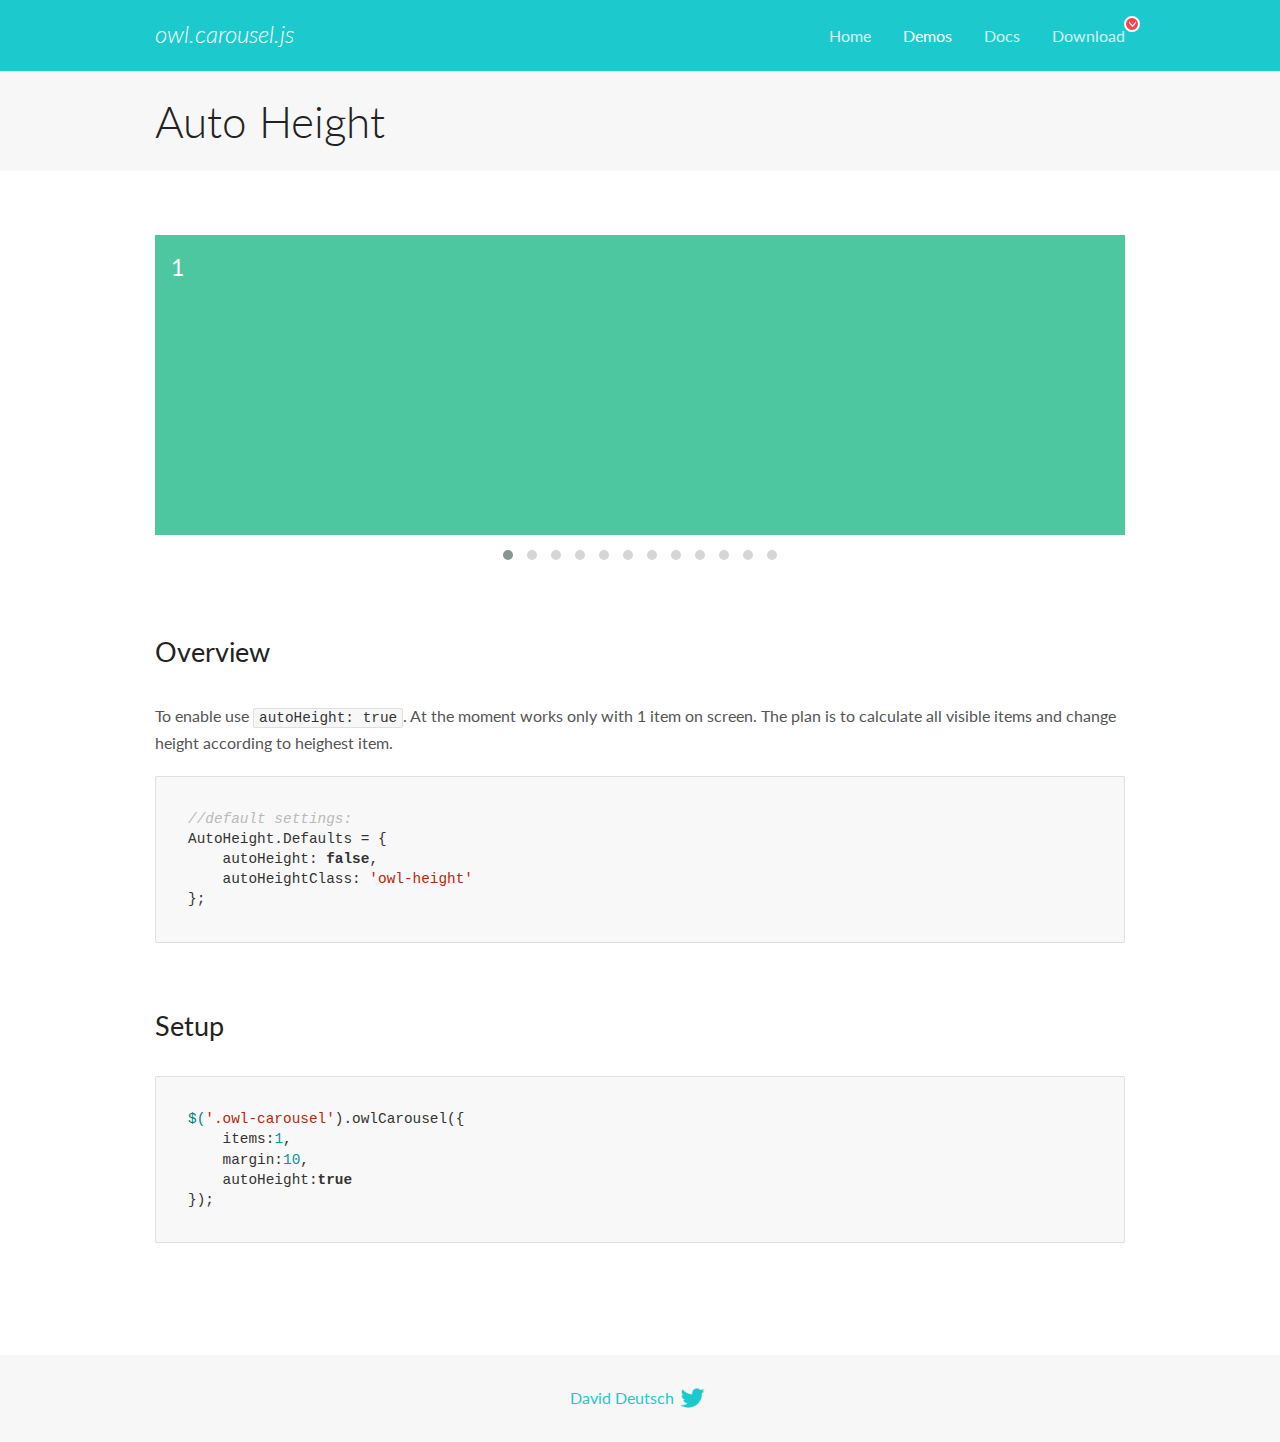
<file: OwlCarousel2/docs/demos/autoheight.html>
<!DOCTYPE html>
<html lang="en">
  <head>

    <!-- head -->
    <meta charset="utf-8">
    <meta name="msapplication-tap-highlight" content="no" />
    <meta name="viewport" content="width=device-width, initial-scale=1.0" />
    <meta name="description" content="autoHeight usage demo">
    <meta name="author" content="David Deutsch">
    <title>
      Auto Height Demo | Owl Carousel | 2.3.4
    </title>

    <!-- Stylesheets -->
    <link href='https://fonts.googleapis.com/css?family=Lato:300,400,700,400italic,300italic' rel='stylesheet' type='text/css'>
    <link rel="stylesheet" href="../assets/css/docs.theme.min.css">

    <!-- Owl Stylesheets -->
    <link rel="stylesheet" href="../assets/owlcarousel/assets/owl.carousel.min.css">
    <link rel="stylesheet" href="../assets/owlcarousel/assets/owl.theme.default.min.css">

    <!-- HTML5 shim and Respond.js IE8 support of HTML5 elements and media queries -->

    <!--[if lt IE 9]>
      <script src="https://oss.maxcdn.com/libs/html5shiv/3.7.0/html5shiv.js"></script>
      <script src="https://oss.maxcdn.com/libs/respond.js/1.3.0/respond.min.js"></script>
    <![endif]-->

    <!-- Favicons -->
    <link rel="apple-touch-icon-precomposed" sizes="144x144" href="../assets/ico/apple-touch-icon-144-precomposed.png">
    <link rel="shortcut icon" href="../assets/ico/favicon.png">
    <link rel="shortcut icon" href="favicon.ico">

    <!-- Yeah i know js should not be in header. Its required for demos.-->

    <!-- javascript -->
    <script src="../assets/vendors/jquery.min.js"></script>
    <script src="../assets/owlcarousel/owl.carousel.js"></script>
  </head>
  <body>

    <!-- header -->
    <header class="header">
      <div class="row">
        <div class="large-12 columns">
          <div class="brand left">
            <h3>
              <a href="/OwlCarousel2/">owl.carousel.js</a> 
            </h3>
          </div>
          <a id="toggle-nav" class="right">
            <span></span> <span></span> <span></span> 
          </a> 
          <div class="nav-bar">
            <ul class="clearfix">
              <li> <a href="/OwlCarousel2/index.html">Home</a>  </li>
              <li class="active">
                <a href="/OwlCarousel2/demos/demos.html">Demos</a> 
              </li>
              <li> <a href="/OwlCarousel2/docs/started-welcome.html">Docs</a>  </li>
              <li>
                <a href="https://github.com/OwlCarousel2/OwlCarousel2/archive/2.3.4.zip">Download</a> 
                <span class="download"></span> 
              </li>
            </ul>
          </div>
        </div>
      </div>
    </header>

    <!-- title -->
    <section class="title">
      <div class="row">
        <div class="large-12 columns">
          <h1>Auto Height</h1>
        </div>
      </div>
    </section>

    <!--  Demos -->
    <section id="demos">
      <div class="row">
        <div class="large-12 columns">
          <div class="owl-carousel owl-theme">
            <div class="item" style="height:300px">
              <h4>1</h4>
            </div>
            <div class="item" style="height:100px">
              <h4>2</h4>
            </div>
            <div class="item" style="height:500px">
              <h4>3</h4>
            </div>
            <div class="item" style="height:250px">
              <h4>4</h4>
            </div>
            <div class="item" style="height:400px">
              <h4>5</h4>
            </div>
            <div class="item" style="height:500px">
              <h4>6</h4>
            </div>
            <div class="item" style="height:600px">
              <h4>7</h4>
            </div>
            <div class="item" style="height:400px">
              <h4>8</h4>
            </div>
            <div class="item" style="height:300px">
              <h4>9</h4>
            </div>
            <div class="item" style="height:350px">
              <h4>10</h4>
            </div>
            <div class="item" style="height:200px">
              <h4>11</h4>
            </div>
            <div class="item" style="height:150px">
              <h4>12</h4>
            </div>
          </div>
          <h3 id="overview">Overview</h3>
          <p>To enable use <code>autoHeight: true</code>. At the moment works only with 1 item on screen. The plan is to calculate all visible items and change height according to heighest item.</p>
          <pre><code>//default settings:
AutoHeight.Defaults = {
    autoHeight: false,
    autoHeightClass: &#39;owl-height&#39;
};</code></pre>
          <h3 id="setup">Setup</h3>
          <pre><code>$(&#39;.owl-carousel&#39;).owlCarousel({
    items:1,
    margin:10,
    autoHeight:true
});</code></pre>
          <script>
            $(document).ready(function() {
              $('.owl-carousel').owlCarousel({
                items: 1,
                margin: 10,
                autoHeight: true
              });
            })
          </script>
        </div>
      </div>
    </section>

    <!-- footer -->
    <footer class="footer">
      <div class="row">
        <div class="large-12 columns">
          <h5>
            <a href="/OwlCarousel2/docs/support-contact.html">David Deutsch</a> 
            <a id="custom-tweet-button" href="https://twitter.com/share?url=https://github.com/OwlCarousel2/OwlCarousel2&text=Owl Carousel - This is so awesome! " target="_blank"></a> 
          </h5>
        </div>
      </div>
    </footer>

    <!-- vendors -->
    <script src="../assets/vendors/highlight.js"></script>
    <script src="../assets/js/app.js"></script>
  </body>
</html>
</file>
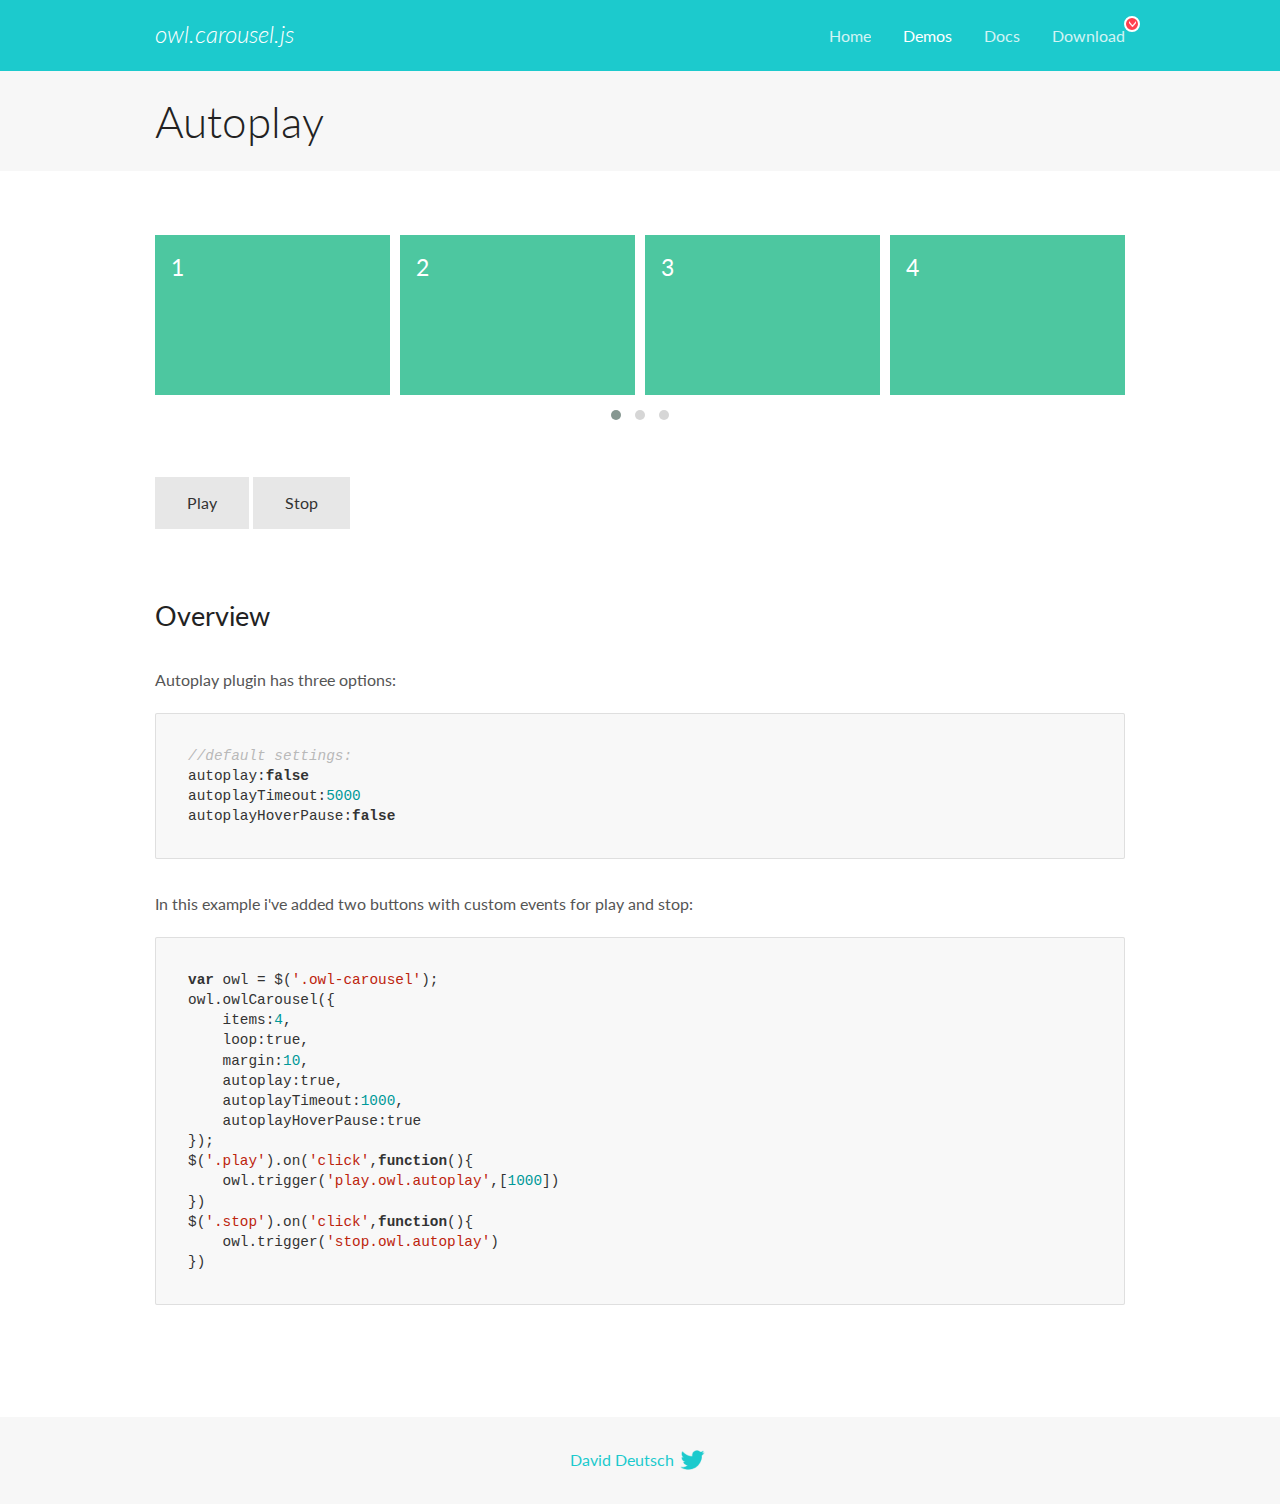
<file: OwlCarousel2/docs/demos/autoplay.html>
<!DOCTYPE html>
<html lang="en">
  <head>

    <!-- head -->
    <meta charset="utf-8">
    <meta name="msapplication-tap-highlight" content="no" />
    <meta name="viewport" content="width=device-width, initial-scale=1.0" />
    <meta name="description" content="Autoplay usage demo">
    <meta name="author" content="David Deutsch">
    <title>
      Autoplay Demo | Owl Carousel | 2.3.4
    </title>

    <!-- Stylesheets -->
    <link href='https://fonts.googleapis.com/css?family=Lato:300,400,700,400italic,300italic' rel='stylesheet' type='text/css'>
    <link rel="stylesheet" href="../assets/css/docs.theme.min.css">

    <!-- Owl Stylesheets -->
    <link rel="stylesheet" href="../assets/owlcarousel/assets/owl.carousel.min.css">
    <link rel="stylesheet" href="../assets/owlcarousel/assets/owl.theme.default.min.css">

    <!-- HTML5 shim and Respond.js IE8 support of HTML5 elements and media queries -->

    <!--[if lt IE 9]>
      <script src="https://oss.maxcdn.com/libs/html5shiv/3.7.0/html5shiv.js"></script>
      <script src="https://oss.maxcdn.com/libs/respond.js/1.3.0/respond.min.js"></script>
    <![endif]-->

    <!-- Favicons -->
    <link rel="apple-touch-icon-precomposed" sizes="144x144" href="../assets/ico/apple-touch-icon-144-precomposed.png">
    <link rel="shortcut icon" href="../assets/ico/favicon.png">
    <link rel="shortcut icon" href="favicon.ico">

    <!-- Yeah i know js should not be in header. Its required for demos.-->

    <!-- javascript -->
    <script src="../assets/vendors/jquery.min.js"></script>
    <script src="../assets/owlcarousel/owl.carousel.js"></script>
  </head>
  <body>

    <!-- header -->
    <header class="header">
      <div class="row">
        <div class="large-12 columns">
          <div class="brand left">
            <h3>
              <a href="/OwlCarousel2/">owl.carousel.js</a> 
            </h3>
          </div>
          <a id="toggle-nav" class="right">
            <span></span> <span></span> <span></span> 
          </a> 
          <div class="nav-bar">
            <ul class="clearfix">
              <li> <a href="/OwlCarousel2/index.html">Home</a>  </li>
              <li class="active">
                <a href="/OwlCarousel2/demos/demos.html">Demos</a> 
              </li>
              <li> <a href="/OwlCarousel2/docs/started-welcome.html">Docs</a>  </li>
              <li>
                <a href="https://github.com/OwlCarousel2/OwlCarousel2/archive/2.3.4.zip">Download</a> 
                <span class="download"></span> 
              </li>
            </ul>
          </div>
        </div>
      </div>
    </header>

    <!-- title -->
    <section class="title">
      <div class="row">
        <div class="large-12 columns">
          <h1>Autoplay</h1>
        </div>
      </div>
    </section>

    <!--  Demos -->
    <section id="demos">
      <div class="row">
        <div class="large-12 columns">
          <div class="owl-carousel owl-theme">
            <div class="item">
              <h4>1</h4>
            </div>
            <div class="item">
              <h4>2</h4>
            </div>
            <div class="item">
              <h4>3</h4>
            </div>
            <div class="item">
              <h4>4</h4>
            </div>
            <div class="item">
              <h4>5</h4>
            </div>
            <div class="item">
              <h4>6</h4>
            </div>
            <div class="item">
              <h4>7</h4>
            </div>
            <div class="item">
              <h4>8</h4>
            </div>
            <div class="item">
              <h4>9</h4>
            </div>
            <div class="item">
              <h4>10</h4>
            </div>
            <div class="item">
              <h4>11</h4>
            </div>
            <div class="item">
              <h4>12</h4>
            </div>
          </div>
          <a class="button secondary play">Play</a> 
          <a class="button secondary stop">Stop</a> 
          <h3 id="overview">Overview</h3>
          <p>Autoplay plugin has three options:</p>
          <pre><code>//default settings:
autoplay:false
autoplayTimeout:5000
autoplayHoverPause:false</code></pre>
          <p>In this example i&#39;ve added two buttons with custom events for play and stop:</p>
          <pre><code>var owl = $(&#39;.owl-carousel&#39;);
owl.owlCarousel({
    items:4,
    loop:true,
    margin:10,
    autoplay:true,
    autoplayTimeout:1000,
    autoplayHoverPause:true
});
$(&#39;.play&#39;).on(&#39;click&#39;,function(){
    owl.trigger(&#39;play.owl.autoplay&#39;,[1000])
})
$(&#39;.stop&#39;).on(&#39;click&#39;,function(){
    owl.trigger(&#39;stop.owl.autoplay&#39;)
})</code></pre>
          <script>
            $(document).ready(function() {
              var owl = $('.owl-carousel');
              owl.owlCarousel({
                items: 4,
                loop: true,
                margin: 10,
                autoplay: true,
                autoplayTimeout: 1000,
                autoplayHoverPause: true
              });
              $('.play').on('click', function() {
                owl.trigger('play.owl.autoplay', [1000])
              })
              $('.stop').on('click', function() {
                owl.trigger('stop.owl.autoplay')
              })
            })
          </script>
        </div>
      </div>
    </section>

    <!-- footer -->
    <footer class="footer">
      <div class="row">
        <div class="large-12 columns">
          <h5>
            <a href="/OwlCarousel2/docs/support-contact.html">David Deutsch</a> 
            <a id="custom-tweet-button" href="https://twitter.com/share?url=https://github.com/OwlCarousel2/OwlCarousel2&text=Owl Carousel - This is so awesome! " target="_blank"></a> 
          </h5>
        </div>
      </div>
    </footer>

    <!-- vendors -->
    <script src="../assets/vendors/highlight.js"></script>
    <script src="../assets/js/app.js"></script>
  </body>
</html>
</file>
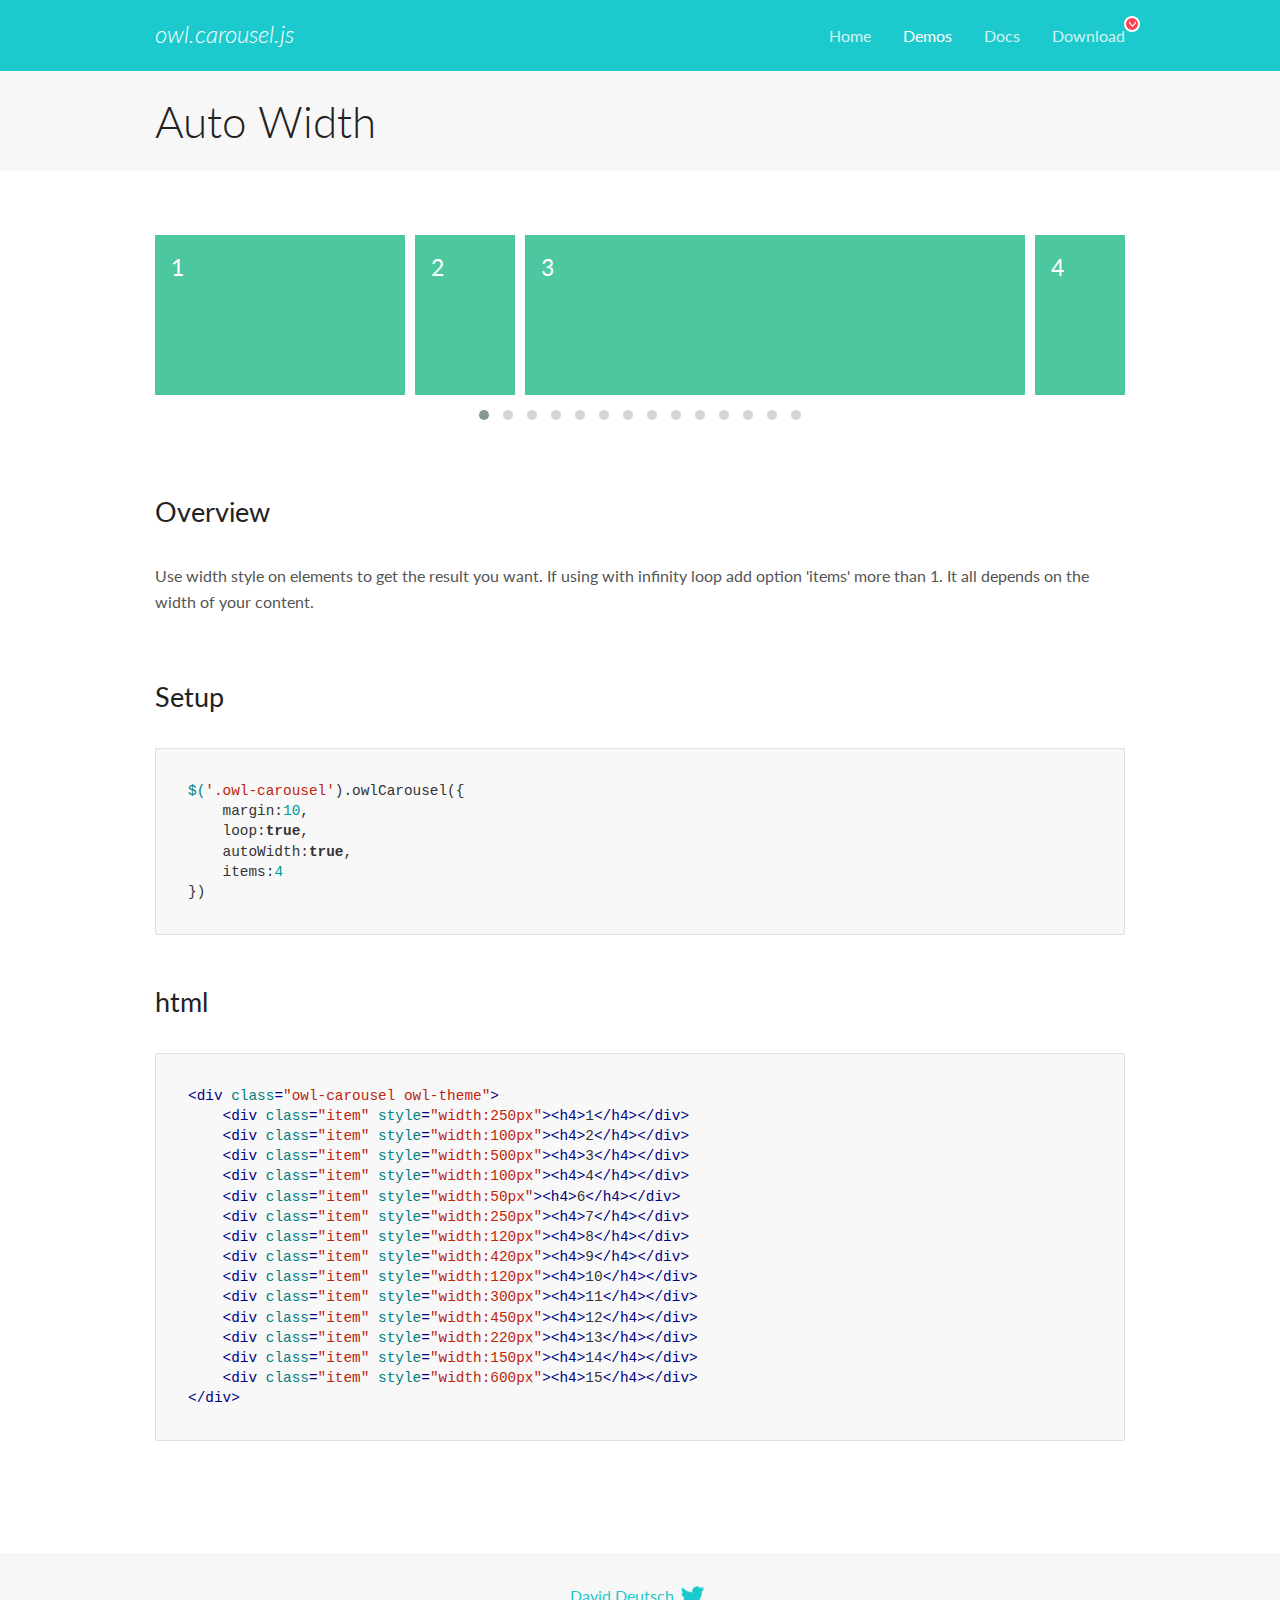
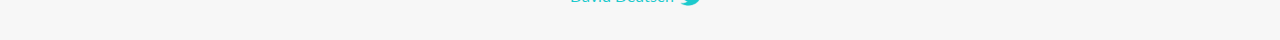
<file: OwlCarousel2/docs/demos/autowidth.html>
<!DOCTYPE html>
<html lang="en">
  <head>

    <!-- head -->
    <meta charset="utf-8">
    <meta name="msapplication-tap-highlight" content="no" />
    <meta name="viewport" content="width=device-width, initial-scale=1.0" />
    <meta name="description" content="Auto Width">
    <meta name="author" content="David Deutsch">
    <title>
      Auto Width Demo | Owl Carousel | 2.3.4
    </title>

    <!-- Stylesheets -->
    <link href='https://fonts.googleapis.com/css?family=Lato:300,400,700,400italic,300italic' rel='stylesheet' type='text/css'>
    <link rel="stylesheet" href="../assets/css/docs.theme.min.css">

    <!-- Owl Stylesheets -->
    <link rel="stylesheet" href="../assets/owlcarousel/assets/owl.carousel.min.css">
    <link rel="stylesheet" href="../assets/owlcarousel/assets/owl.theme.default.min.css">

    <!-- HTML5 shim and Respond.js IE8 support of HTML5 elements and media queries -->

    <!--[if lt IE 9]>
      <script src="https://oss.maxcdn.com/libs/html5shiv/3.7.0/html5shiv.js"></script>
      <script src="https://oss.maxcdn.com/libs/respond.js/1.3.0/respond.min.js"></script>
    <![endif]-->

    <!-- Favicons -->
    <link rel="apple-touch-icon-precomposed" sizes="144x144" href="../assets/ico/apple-touch-icon-144-precomposed.png">
    <link rel="shortcut icon" href="../assets/ico/favicon.png">
    <link rel="shortcut icon" href="favicon.ico">

    <!-- Yeah i know js should not be in header. Its required for demos.-->

    <!-- javascript -->
    <script src="../assets/vendors/jquery.min.js"></script>
    <script src="../assets/owlcarousel/owl.carousel.js"></script>
  </head>
  <body>

    <!-- header -->
    <header class="header">
      <div class="row">
        <div class="large-12 columns">
          <div class="brand left">
            <h3>
              <a href="/OwlCarousel2/">owl.carousel.js</a> 
            </h3>
          </div>
          <a id="toggle-nav" class="right">
            <span></span> <span></span> <span></span> 
          </a> 
          <div class="nav-bar">
            <ul class="clearfix">
              <li> <a href="/OwlCarousel2/index.html">Home</a>  </li>
              <li class="active">
                <a href="/OwlCarousel2/demos/demos.html">Demos</a> 
              </li>
              <li> <a href="/OwlCarousel2/docs/started-welcome.html">Docs</a>  </li>
              <li>
                <a href="https://github.com/OwlCarousel2/OwlCarousel2/archive/2.3.4.zip">Download</a> 
                <span class="download"></span> 
              </li>
            </ul>
          </div>
        </div>
      </div>
    </header>

    <!-- title -->
    <section class="title">
      <div class="row">
        <div class="large-12 columns">
          <h1>Auto Width</h1>
        </div>
      </div>
    </section>

    <!--  Demos -->
    <section id="demos">
      <div class="row">
        <div class="large-12 columns">
          <div class="owl-carousel owl-theme">
            <div class="item" style="width:250px">
              <h4>1</h4>
            </div>
            <div class="item" style="width:100px">
              <h4>2</h4>
            </div>
            <div class="item" style="width:500px">
              <h4>3</h4>
            </div>
            <div class="item" style="width:100px">
              <h4>4</h4>
            </div>
            <div class="item" style="width:50px">
              <h4>6</h4>
            </div>
            <div class="item" style="width:250px">
              <h4>7</h4>
            </div>
            <div class="item" style="width:120px">
              <h4>8</h4>
            </div>
            <div class="item" style="width:420px">
              <h4>9</h4>
            </div>
            <div class="item" style="width:120px">
              <h4>10</h4>
            </div>
            <div class="item" style="width:300px">
              <h4>11</h4>
            </div>
            <div class="item" style="width:450px">
              <h4>12</h4>
            </div>
            <div class="item" style="width:220px">
              <h4>13</h4>
            </div>
            <div class="item" style="width:150px">
              <h4>14</h4>
            </div>
            <div class="item" style="width:600px">
              <h4>15</h4>
            </div>
          </div>
          <h3 id="overview">Overview</h3>
          <p>Use width style on elements to get the result you want. If using with infinity loop add option &#39;items&#39; more than 1. It all depends on the width of your content.</p>
          <h3 id="setup">Setup</h3>
          <pre><code>$(&#39;.owl-carousel&#39;).owlCarousel({
    margin:10,
    loop:true,
    autoWidth:true,
    items:4
})</code></pre>
          <h3 id="html">html</h3>
          <pre><code>&lt;div class=&quot;owl-carousel owl-theme&quot;&gt;
    &lt;div class=&quot;item&quot; style=&quot;width:250px&quot;&gt;&lt;h4&gt;1&lt;/h4&gt;&lt;/div&gt;
    &lt;div class=&quot;item&quot; style=&quot;width:100px&quot;&gt;&lt;h4&gt;2&lt;/h4&gt;&lt;/div&gt;
    &lt;div class=&quot;item&quot; style=&quot;width:500px&quot;&gt;&lt;h4&gt;3&lt;/h4&gt;&lt;/div&gt;
    &lt;div class=&quot;item&quot; style=&quot;width:100px&quot;&gt;&lt;h4&gt;4&lt;/h4&gt;&lt;/div&gt;
    &lt;div class=&quot;item&quot; style=&quot;width:50px&quot;&gt;&lt;h4&gt;6&lt;/h4&gt;&lt;/div&gt;
    &lt;div class=&quot;item&quot; style=&quot;width:250px&quot;&gt;&lt;h4&gt;7&lt;/h4&gt;&lt;/div&gt;
    &lt;div class=&quot;item&quot; style=&quot;width:120px&quot;&gt;&lt;h4&gt;8&lt;/h4&gt;&lt;/div&gt;
    &lt;div class=&quot;item&quot; style=&quot;width:420px&quot;&gt;&lt;h4&gt;9&lt;/h4&gt;&lt;/div&gt;
    &lt;div class=&quot;item&quot; style=&quot;width:120px&quot;&gt;&lt;h4&gt;10&lt;/h4&gt;&lt;/div&gt;
    &lt;div class=&quot;item&quot; style=&quot;width:300px&quot;&gt;&lt;h4&gt;11&lt;/h4&gt;&lt;/div&gt;
    &lt;div class=&quot;item&quot; style=&quot;width:450px&quot;&gt;&lt;h4&gt;12&lt;/h4&gt;&lt;/div&gt;
    &lt;div class=&quot;item&quot; style=&quot;width:220px&quot;&gt;&lt;h4&gt;13&lt;/h4&gt;&lt;/div&gt;
    &lt;div class=&quot;item&quot; style=&quot;width:150px&quot;&gt;&lt;h4&gt;14&lt;/h4&gt;&lt;/div&gt;
    &lt;div class=&quot;item&quot; style=&quot;width:600px&quot;&gt;&lt;h4&gt;15&lt;/h4&gt;&lt;/div&gt;
&lt;/div&gt;</code></pre>
          <script>
            $(document).ready(function() {
              $('.owl-carousel').owlCarousel({
                margin: 10,
                loop: true,
                autoWidth: true,
                items: 4
              })
            })
          </script>
        </div>
      </div>
    </section>

    <!-- footer -->
    <footer class="footer">
      <div class="row">
        <div class="large-12 columns">
          <h5>
            <a href="/OwlCarousel2/docs/support-contact.html">David Deutsch</a> 
            <a id="custom-tweet-button" href="https://twitter.com/share?url=https://github.com/OwlCarousel2/OwlCarousel2&text=Owl Carousel - This is so awesome! " target="_blank"></a> 
          </h5>
        </div>
      </div>
    </footer>

    <!-- vendors -->
    <script src="../assets/vendors/highlight.js"></script>
    <script src="../assets/js/app.js"></script>
  </body>
</html>
</file>
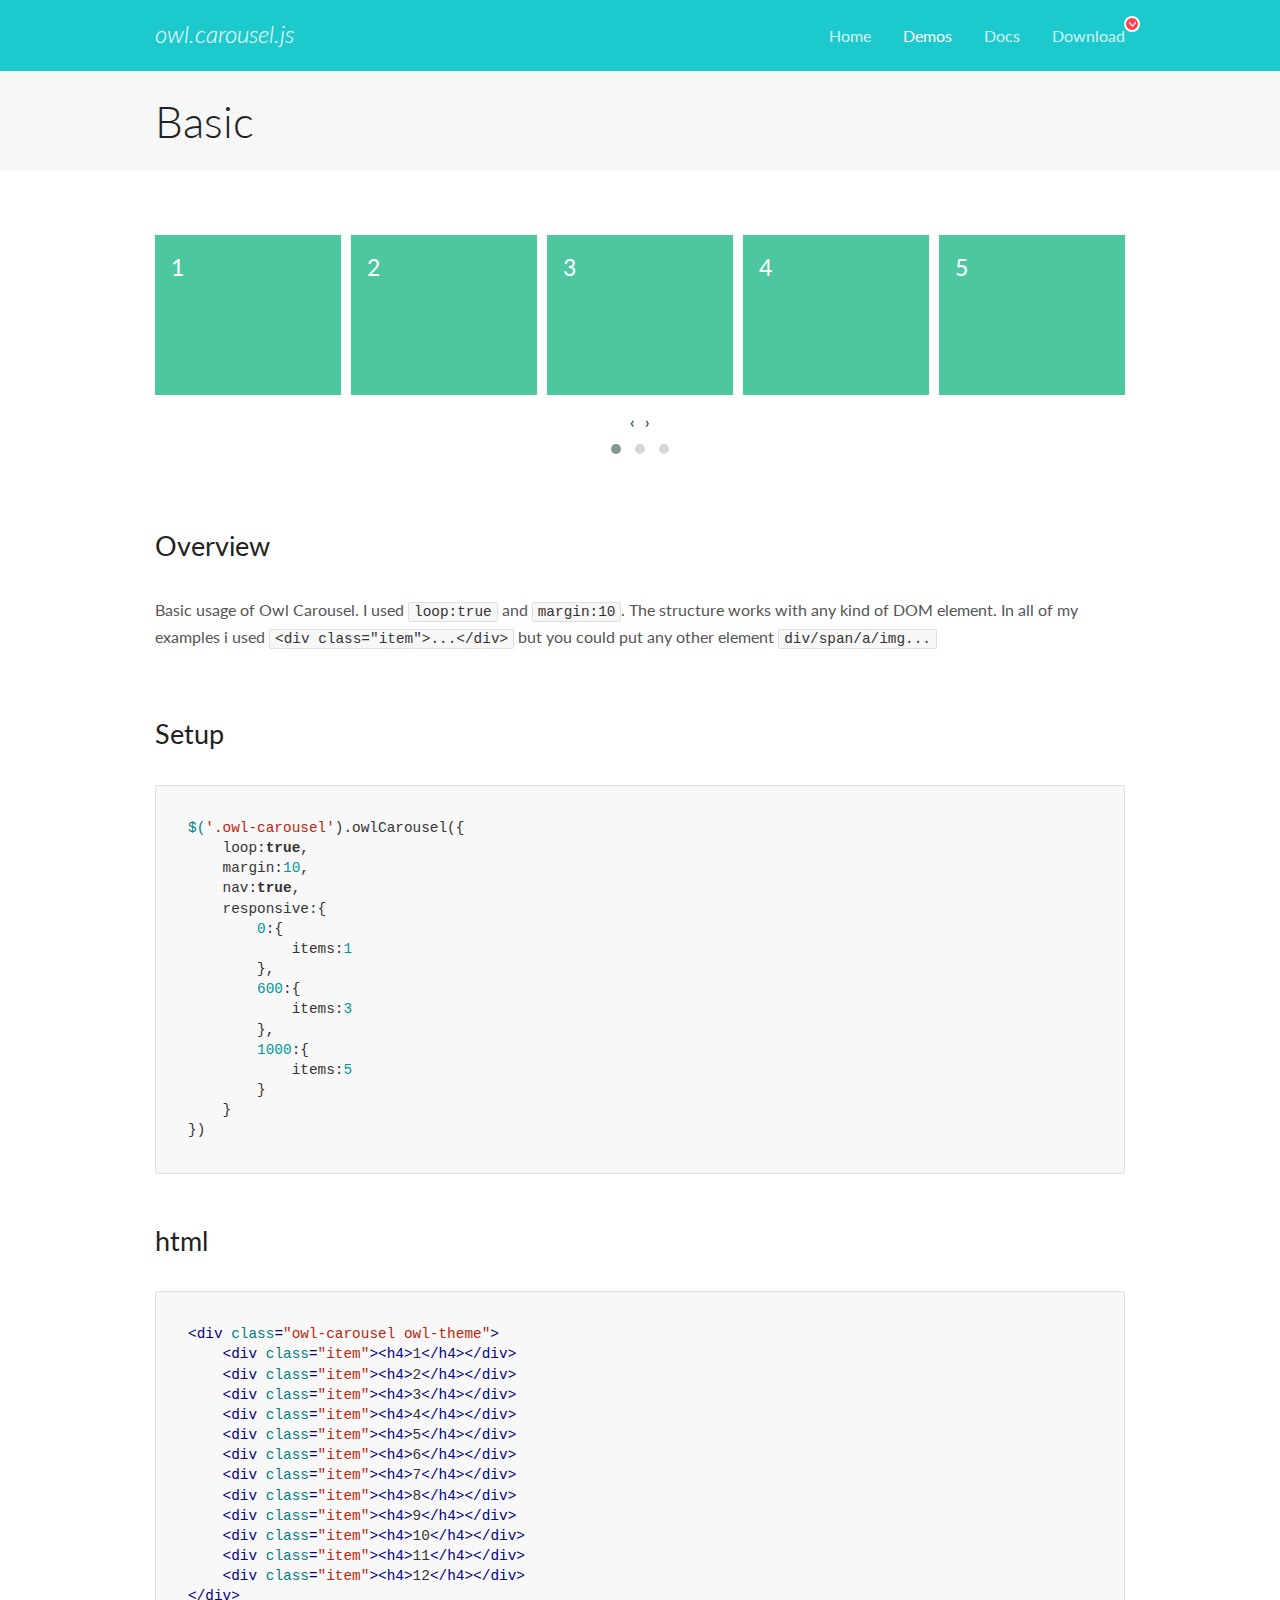
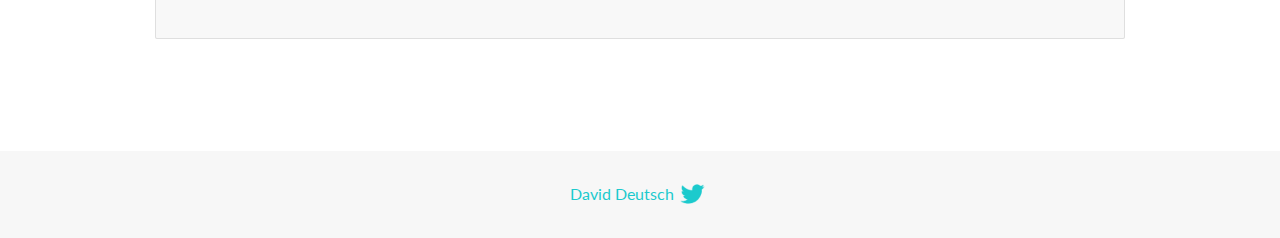
<file: OwlCarousel2/docs/demos/basic.html>
<!DOCTYPE html>
<html lang="en">
  <head>

    <!-- head -->
    <meta charset="utf-8">
    <meta name="msapplication-tap-highlight" content="no" />
    <meta name="viewport" content="width=device-width, initial-scale=1.0" />
    <meta name="description" content="Basic usage demo">
    <meta name="author" content="David Deutsch">
    <title>
      Basic Demo | Owl Carousel | 2.3.4
    </title>

    <!-- Stylesheets -->
    <link href='https://fonts.googleapis.com/css?family=Lato:300,400,700,400italic,300italic' rel='stylesheet' type='text/css'>
    <link rel="stylesheet" href="../assets/css/docs.theme.min.css">

    <!-- Owl Stylesheets -->
    <link rel="stylesheet" href="../assets/owlcarousel/assets/owl.carousel.min.css">
    <link rel="stylesheet" href="../assets/owlcarousel/assets/owl.theme.default.min.css">

    <!-- HTML5 shim and Respond.js IE8 support of HTML5 elements and media queries -->

    <!--[if lt IE 9]>
      <script src="https://oss.maxcdn.com/libs/html5shiv/3.7.0/html5shiv.js"></script>
      <script src="https://oss.maxcdn.com/libs/respond.js/1.3.0/respond.min.js"></script>
    <![endif]-->

    <!-- Favicons -->
    <link rel="apple-touch-icon-precomposed" sizes="144x144" href="../assets/ico/apple-touch-icon-144-precomposed.png">
    <link rel="shortcut icon" href="../assets/ico/favicon.png">
    <link rel="shortcut icon" href="favicon.ico">

    <!-- Yeah i know js should not be in header. Its required for demos.-->

    <!-- javascript -->
    <script src="../assets/vendors/jquery.min.js"></script>
    <script src="../assets/owlcarousel/owl.carousel.js"></script>
  </head>
  <body>

    <!-- header -->
    <header class="header">
      <div class="row">
        <div class="large-12 columns">
          <div class="brand left">
            <h3>
              <a href="/OwlCarousel2/">owl.carousel.js</a> 
            </h3>
          </div>
          <a id="toggle-nav" class="right">
            <span></span> <span></span> <span></span> 
          </a> 
          <div class="nav-bar">
            <ul class="clearfix">
              <li> <a href="/OwlCarousel2/index.html">Home</a>  </li>
              <li class="active">
                <a href="/OwlCarousel2/demos/demos.html">Demos</a> 
              </li>
              <li> <a href="/OwlCarousel2/docs/started-welcome.html">Docs</a>  </li>
              <li>
                <a href="https://github.com/OwlCarousel2/OwlCarousel2/archive/2.3.4.zip">Download</a> 
                <span class="download"></span> 
              </li>
            </ul>
          </div>
        </div>
      </div>
    </header>

    <!-- title -->
    <section class="title">
      <div class="row">
        <div class="large-12 columns">
          <h1>Basic</h1>
        </div>
      </div>
    </section>

    <!--  Demos -->
    <section id="demos">
      <div class="row">
        <div class="large-12 columns">
          <div class="owl-carousel owl-theme">
            <div class="item">
              <h4>1</h4>
            </div>
            <div class="item">
              <h4>2</h4>
            </div>
            <div class="item">
              <h4>3</h4>
            </div>
            <div class="item">
              <h4>4</h4>
            </div>
            <div class="item">
              <h4>5</h4>
            </div>
            <div class="item">
              <h4>6</h4>
            </div>
            <div class="item">
              <h4>7</h4>
            </div>
            <div class="item">
              <h4>8</h4>
            </div>
            <div class="item">
              <h4>9</h4>
            </div>
            <div class="item">
              <h4>10</h4>
            </div>
            <div class="item">
              <h4>11</h4>
            </div>
            <div class="item">
              <h4>12</h4>
            </div>
          </div>
          <h3 id="overview">Overview</h3>
          <p>Basic usage of Owl Carousel. I used <code>loop:true</code> and <code>margin:10</code>. The structure works with any kind of DOM element. In all of my examples i used <code>&lt;div class=&quot;item&quot;&gt;...&lt;/div&gt;</code> but you could
            put any other element <code>div/span/a/img...</code></p>
          <h3 id="setup">Setup</h3>
          <pre><code>$(&#39;.owl-carousel&#39;).owlCarousel({
    loop:true,
    margin:10,
    nav:true,
    responsive:{
        0:{
            items:1
        },
        600:{
            items:3
        },
        1000:{
            items:5
        }
    }
})</code></pre>
          <h3 id="html">html</h3>
          <pre><code>&lt;div class=&quot;owl-carousel owl-theme&quot;&gt;
    &lt;div class=&quot;item&quot;&gt;&lt;h4&gt;1&lt;/h4&gt;&lt;/div&gt;
    &lt;div class=&quot;item&quot;&gt;&lt;h4&gt;2&lt;/h4&gt;&lt;/div&gt;
    &lt;div class=&quot;item&quot;&gt;&lt;h4&gt;3&lt;/h4&gt;&lt;/div&gt;
    &lt;div class=&quot;item&quot;&gt;&lt;h4&gt;4&lt;/h4&gt;&lt;/div&gt;
    &lt;div class=&quot;item&quot;&gt;&lt;h4&gt;5&lt;/h4&gt;&lt;/div&gt;
    &lt;div class=&quot;item&quot;&gt;&lt;h4&gt;6&lt;/h4&gt;&lt;/div&gt;
    &lt;div class=&quot;item&quot;&gt;&lt;h4&gt;7&lt;/h4&gt;&lt;/div&gt;
    &lt;div class=&quot;item&quot;&gt;&lt;h4&gt;8&lt;/h4&gt;&lt;/div&gt;
    &lt;div class=&quot;item&quot;&gt;&lt;h4&gt;9&lt;/h4&gt;&lt;/div&gt;
    &lt;div class=&quot;item&quot;&gt;&lt;h4&gt;10&lt;/h4&gt;&lt;/div&gt;
    &lt;div class=&quot;item&quot;&gt;&lt;h4&gt;11&lt;/h4&gt;&lt;/div&gt;
    &lt;div class=&quot;item&quot;&gt;&lt;h4&gt;12&lt;/h4&gt;&lt;/div&gt;
&lt;/div&gt;</code></pre>
          <script>
            $(document).ready(function() {
              var owl = $('.owl-carousel');
              owl.owlCarousel({
                margin: 10,
                nav: true,
                loop: true,
                responsive: {
                  0: {
                    items: 1
                  },
                  600: {
                    items: 3
                  },
                  1000: {
                    items: 5
                  }
                }
              })
            })
          </script>
        </div>
      </div>
    </section>

    <!-- footer -->
    <footer class="footer">
      <div class="row">
        <div class="large-12 columns">
          <h5>
            <a href="/OwlCarousel2/docs/support-contact.html">David Deutsch</a> 
            <a id="custom-tweet-button" href="https://twitter.com/share?url=https://github.com/OwlCarousel2/OwlCarousel2&text=Owl Carousel - This is so awesome! " target="_blank"></a> 
          </h5>
        </div>
      </div>
    </footer>

    <!-- vendors -->
    <script src="../assets/vendors/highlight.js"></script>
    <script src="../assets/js/app.js"></script>
  </body>
</html>
</file>
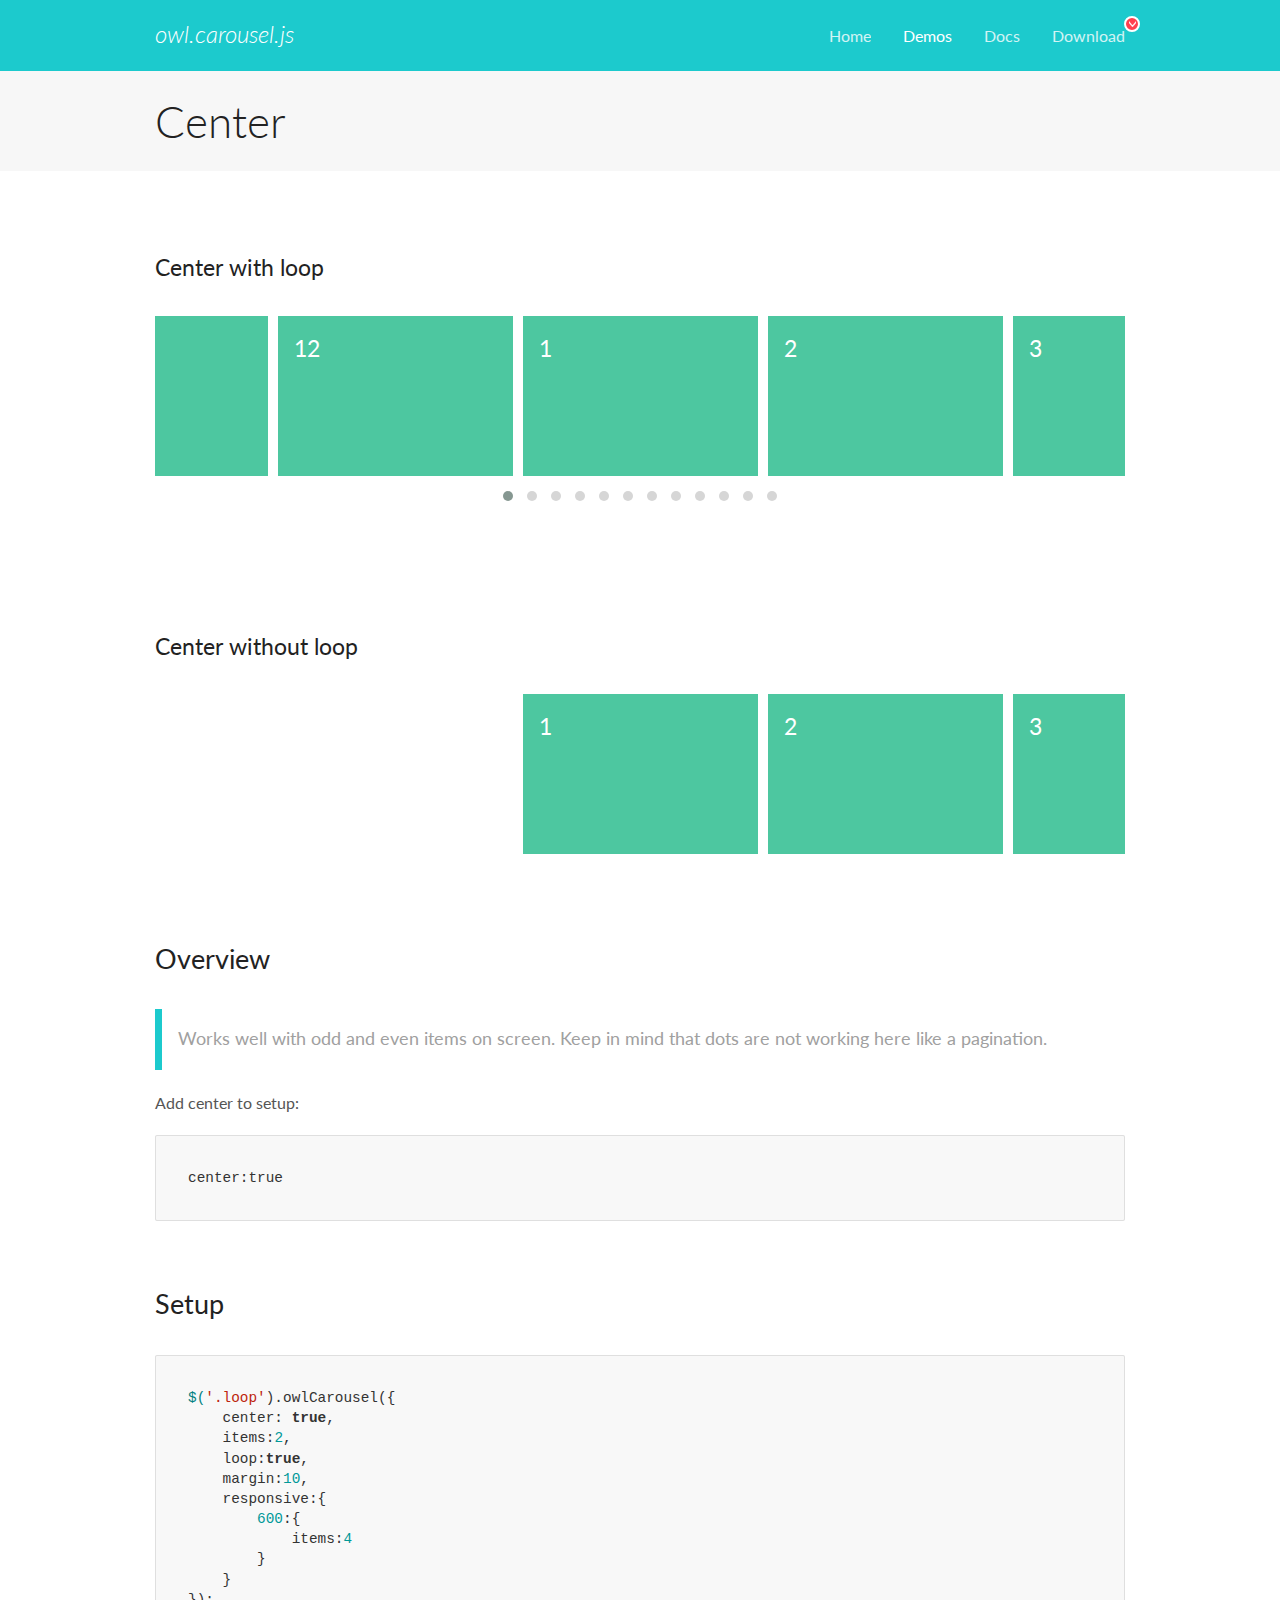
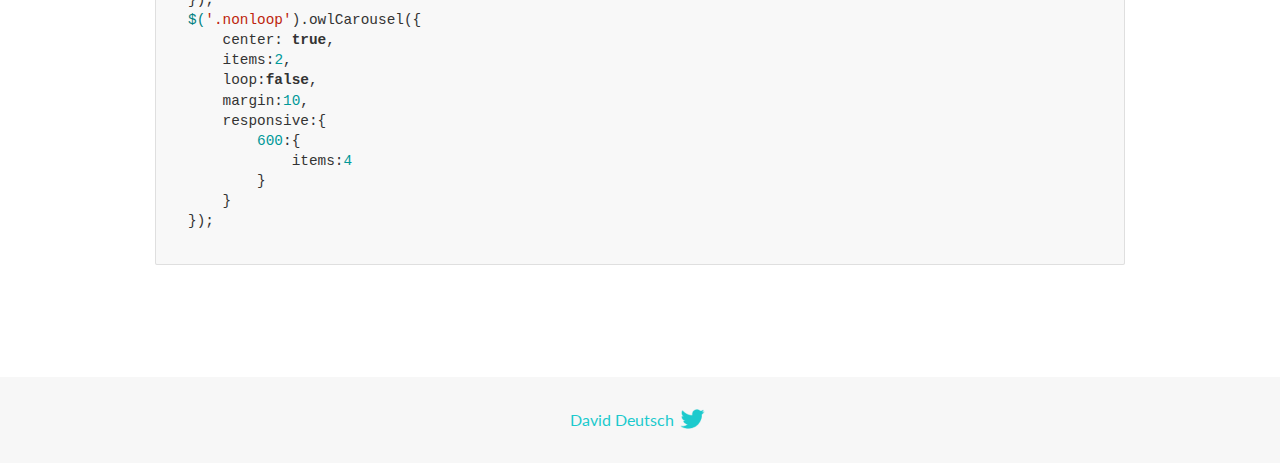
<file: OwlCarousel2/docs/demos/center.html>
<!DOCTYPE html>
<html lang="en">
  <head>

    <!-- head -->
    <meta charset="utf-8">
    <meta name="msapplication-tap-highlight" content="no" />
    <meta name="viewport" content="width=device-width, initial-scale=1.0" />
    <meta name="description" content="Center carousel">
    <meta name="author" content="David Deutsch">
    <title>
      Center Demo | Owl Carousel | 2.3.4
    </title>

    <!-- Stylesheets -->
    <link href='https://fonts.googleapis.com/css?family=Lato:300,400,700,400italic,300italic' rel='stylesheet' type='text/css'>
    <link rel="stylesheet" href="../assets/css/docs.theme.min.css">

    <!-- Owl Stylesheets -->
    <link rel="stylesheet" href="../assets/owlcarousel/assets/owl.carousel.min.css">
    <link rel="stylesheet" href="../assets/owlcarousel/assets/owl.theme.default.min.css">

    <!-- HTML5 shim and Respond.js IE8 support of HTML5 elements and media queries -->

    <!--[if lt IE 9]>
      <script src="https://oss.maxcdn.com/libs/html5shiv/3.7.0/html5shiv.js"></script>
      <script src="https://oss.maxcdn.com/libs/respond.js/1.3.0/respond.min.js"></script>
    <![endif]-->

    <!-- Favicons -->
    <link rel="apple-touch-icon-precomposed" sizes="144x144" href="../assets/ico/apple-touch-icon-144-precomposed.png">
    <link rel="shortcut icon" href="../assets/ico/favicon.png">
    <link rel="shortcut icon" href="favicon.ico">

    <!-- Yeah i know js should not be in header. Its required for demos.-->

    <!-- javascript -->
    <script src="../assets/vendors/jquery.min.js"></script>
    <script src="../assets/owlcarousel/owl.carousel.js"></script>
  </head>
  <body>

    <!-- header -->
    <header class="header">
      <div class="row">
        <div class="large-12 columns">
          <div class="brand left">
            <h3>
              <a href="/OwlCarousel2/">owl.carousel.js</a> 
            </h3>
          </div>
          <a id="toggle-nav" class="right">
            <span></span> <span></span> <span></span> 
          </a> 
          <div class="nav-bar">
            <ul class="clearfix">
              <li> <a href="/OwlCarousel2/index.html">Home</a>  </li>
              <li class="active">
                <a href="/OwlCarousel2/demos/demos.html">Demos</a> 
              </li>
              <li> <a href="/OwlCarousel2/docs/started-welcome.html">Docs</a>  </li>
              <li>
                <a href="https://github.com/OwlCarousel2/OwlCarousel2/archive/2.3.4.zip">Download</a> 
                <span class="download"></span> 
              </li>
            </ul>
          </div>
        </div>
      </div>
    </header>

    <!-- title -->
    <section class="title">
      <div class="row">
        <div class="large-12 columns">
          <h1>Center</h1>
        </div>
      </div>
    </section>

    <!--  Demos -->
    <section id="demos">
      <div class="row">
        <div class="large-12 columns">
          <h4 id="center-with-loop">Center with loop</h4>
          <div class="loop owl-carousel owl-theme">
            <div class="item">
              <h4>1</h4>
            </div>
            <div class="item">
              <h4>2</h4>
            </div>
            <div class="item">
              <h4>3</h4>
            </div>
            <div class="item">
              <h4>4</h4>
            </div>
            <div class="item">
              <h4>5</h4>
            </div>
            <div class="item">
              <h4>6</h4>
            </div>
            <div class="item">
              <h4>7</h4>
            </div>
            <div class="item">
              <h4>8</h4>
            </div>
            <div class="item">
              <h4>9</h4>
            </div>
            <div class="item">
              <h4>10</h4>
            </div>
            <div class="item">
              <h4>11</h4>
            </div>
            <div class="item">
              <h4>12</h4>
            </div>
          </div>
          <br>
          <h4 id="center-without-loop">Center without loop</h4>
          <div class="nonloop owl-carousel">
            <div class="item">
              <h4>1</h4>
            </div>
            <div class="item">
              <h4>2</h4>
            </div>
            <div class="item">
              <h4>3</h4>
            </div>
            <div class="item">
              <h4>4</h4>
            </div>
            <div class="item">
              <h4>5</h4>
            </div>
            <div class="item">
              <h4>6</h4>
            </div>
            <div class="item">
              <h4>7</h4>
            </div>
            <div class="item">
              <h4>8</h4>
            </div>
            <div class="item">
              <h4>9</h4>
            </div>
            <div class="item">
              <h4>10</h4>
            </div>
            <div class="item">
              <h4>11</h4>
            </div>
            <div class="item">
              <h4>12</h4>
            </div>
          </div>
          <h3 id="overview">Overview</h3>
          <blockquote>
            <p>Works well with odd and even items on screen. Keep in mind that dots are not working here like a pagination.</p>
          </blockquote>
          <p>Add center to setup:</p>
          <pre><code>center:true</code></pre>
          <h3 id="setup">Setup</h3>
          <pre><code>$(&#39;.loop&#39;).owlCarousel({
    center: true,
    items:2,
    loop:true,
    margin:10,
    responsive:{
        600:{
            items:4
        }
    }
});
$(&#39;.nonloop&#39;).owlCarousel({
    center: true,
    items:2,
    loop:false,
    margin:10,
    responsive:{
        600:{
            items:4
        }
    }
});</code></pre>
          <script>
            jQuery(document).ready(function($) {
              $('.loop').owlCarousel({
                center: true,
                items: 2,
                loop: true,
                margin: 10,
                responsive: {
                  600: {
                    items: 4
                  }
                }
              });
              $('.nonloop').owlCarousel({
                center: true,
                items: 2,
                loop: false,
                margin: 10,
                responsive: {
                  600: {
                    items: 4
                  }
                }
              });
            });
          </script>
        </div>
      </div>
    </section>

    <!-- footer -->
    <footer class="footer">
      <div class="row">
        <div class="large-12 columns">
          <h5>
            <a href="/OwlCarousel2/docs/support-contact.html">David Deutsch</a> 
            <a id="custom-tweet-button" href="https://twitter.com/share?url=https://github.com/OwlCarousel2/OwlCarousel2&text=Owl Carousel - This is so awesome! " target="_blank"></a> 
          </h5>
        </div>
      </div>
    </footer>

    <!-- vendors -->
    <script src="../assets/vendors/highlight.js"></script>
    <script src="../assets/js/app.js"></script>
  </body>
</html>
</file>
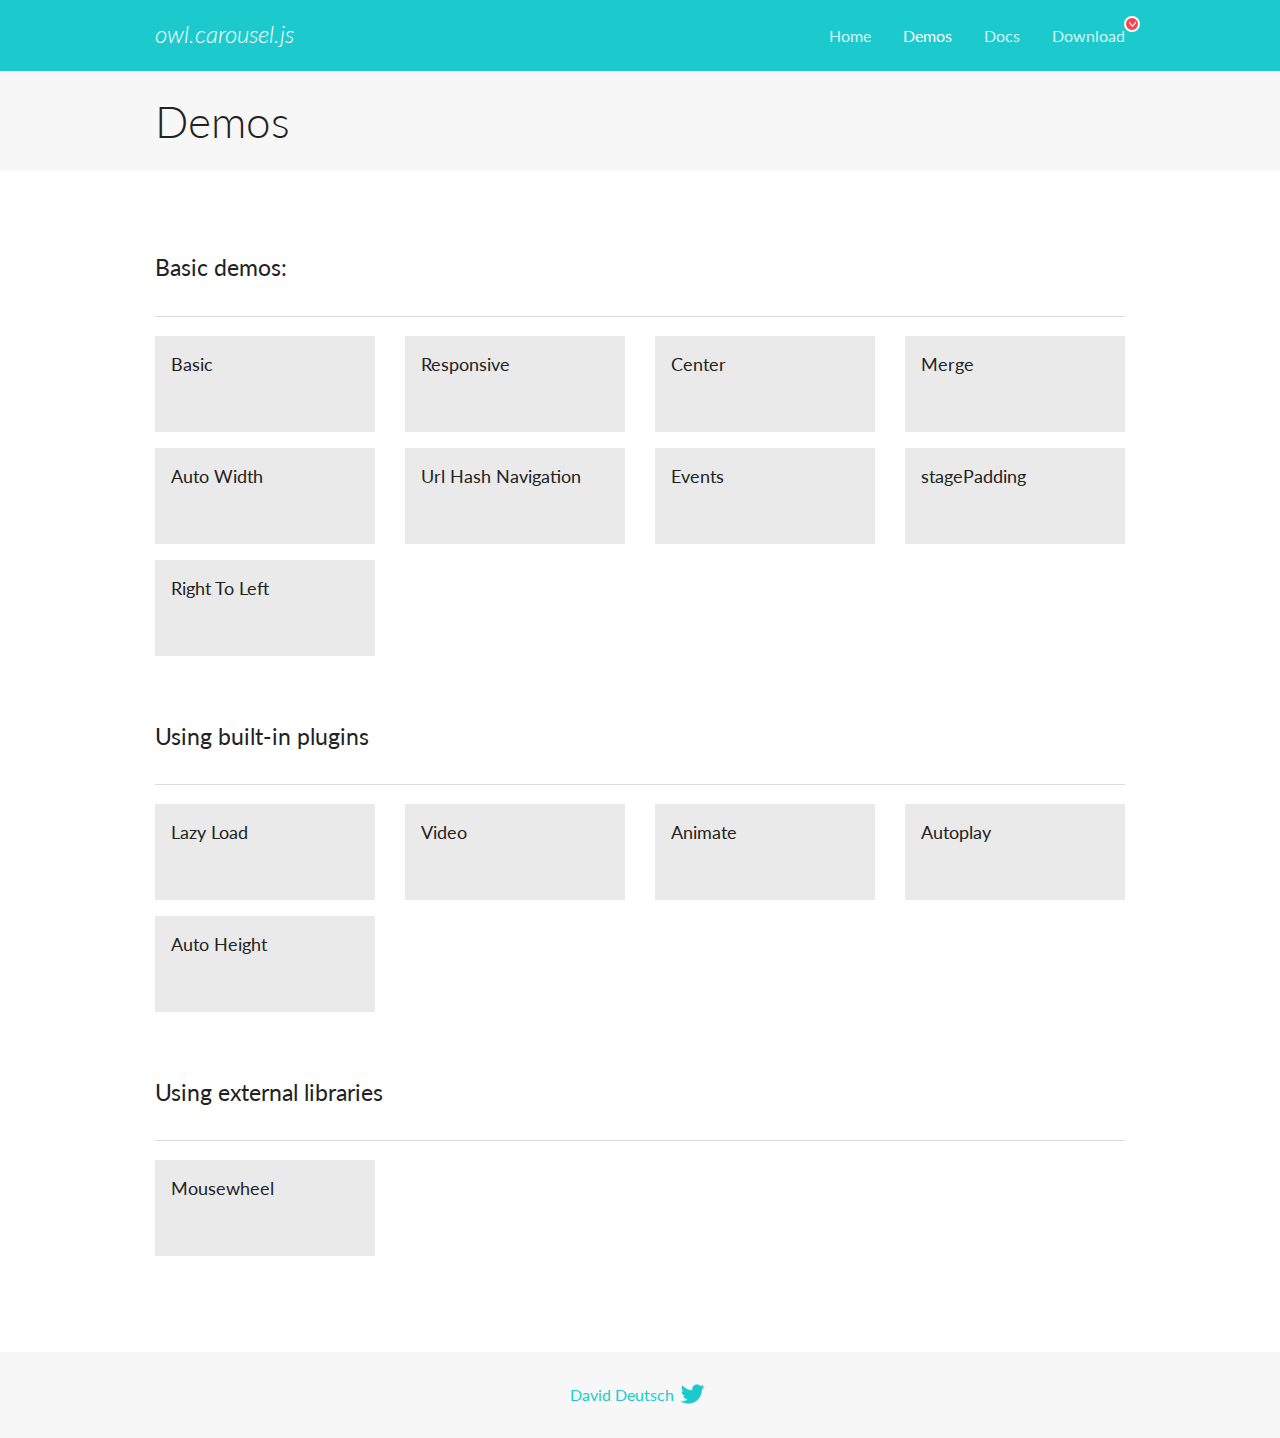
<file: OwlCarousel2/docs/demos/demos.html>
<!DOCTYPE html>
<html lang="en">
  <head>

    <!-- head -->
    <meta charset="utf-8">
    <meta name="msapplication-tap-highlight" content="no" />
    <meta name="viewport" content="width=device-width, initial-scale=1.0" />
    <meta name="description" content="A list of Owl Carousel examples.">
    <meta name="author" content="David Deutsch">
    <title>
      Demos | Owl Carousel | 2.3.4
    </title>

    <!-- Stylesheets -->
    <link href='https://fonts.googleapis.com/css?family=Lato:300,400,700,400italic,300italic' rel='stylesheet' type='text/css'>
    <link rel="stylesheet" href="../assets/css/docs.theme.min.css">

    <!-- Owl Stylesheets -->
    <link rel="stylesheet" href="../assets/owlcarousel/assets/owl.carousel.min.css">
    <link rel="stylesheet" href="../assets/owlcarousel/assets/owl.theme.default.min.css">

    <!-- HTML5 shim and Respond.js IE8 support of HTML5 elements and media queries -->

    <!--[if lt IE 9]>
      <script src="https://oss.maxcdn.com/libs/html5shiv/3.7.0/html5shiv.js"></script>
      <script src="https://oss.maxcdn.com/libs/respond.js/1.3.0/respond.min.js"></script>
    <![endif]-->

    <!-- Favicons -->
    <link rel="apple-touch-icon-precomposed" sizes="144x144" href="../assets/ico/apple-touch-icon-144-precomposed.png">
    <link rel="shortcut icon" href="../assets/ico/favicon.png">
    <link rel="shortcut icon" href="favicon.ico">

    <!-- Yeah i know js should not be in header. Its required for demos.-->

    <!-- javascript -->
    <script src="../assets/vendors/jquery.min.js"></script>
    <script src="../assets/owlcarousel/owl.carousel.js"></script>
  </head>
  <body>

    <!-- header -->
    <header class="header">
      <div class="row">
        <div class="large-12 columns">
          <div class="brand left">
            <h3>
              <a href="/OwlCarousel2/">owl.carousel.js</a> 
            </h3>
          </div>
          <a id="toggle-nav" class="right">
            <span></span> <span></span> <span></span> 
          </a> 
          <div class="nav-bar">
            <ul class="clearfix">
              <li> <a href="/OwlCarousel2/index.html">Home</a>  </li>
              <li class="active">
                <a href="/OwlCarousel2/demos/demos.html">Demos</a> 
              </li>
              <li> <a href="/OwlCarousel2/docs/started-welcome.html">Docs</a>  </li>
              <li>
                <a href="https://github.com/OwlCarousel2/OwlCarousel2/archive/2.3.4.zip">Download</a> 
                <span class="download"></span> 
              </li>
            </ul>
          </div>
        </div>
      </div>
    </header>

    <!-- title -->
    <section class="title">
      <div class="row">
        <div class="large-12 columns">
          <h1>Demos</h1>
        </div>
      </div>
    </section>

    <!--  Demos -->
    <section id="demos">
      <div class="row">
        <div class="large-12 columns">
          <h4 id="basic-demos-">Basic demos:</h4>
          <hr>
          <div class="demo-list">
            <div class="row">
              <div class="small-6 medium-4 large-3 columns">
                <a href="basic.html" class="demo-block">
                  <h5>Basic </h5>
                </a> 
              </div>
              <div class="small-6 medium-4 large-3 columns">
                <a href="responsive.html" class="demo-block">
                  <h5>Responsive </h5>
                </a> 
              </div>
              <div class="small-6 medium-4 large-3 columns">
                <a href="center.html" class="demo-block">
                  <h5>Center </h5>
                </a> 
              </div>
              <div class="small-6 medium-4 large-3 columns">
                <a href="merge.html" class="demo-block">
                  <h5>Merge </h5>
                </a> 
              </div>
              <div class="small-6 medium-4 large-3 columns">
                <a href="autowidth.html" class="demo-block">
                  <h5>Auto Width </h5>
                </a> 
              </div>
              <div class="small-6 medium-4 large-3 columns">
                <a href="urlhashnav.html" class="demo-block">
                  <h5>Url Hash Navigation </h5>
                </a> 
              </div>
              <div class="small-6 medium-4 large-3 columns">
                <a href="events.html" class="demo-block">
                  <h5>Events </h5>
                </a> 
              </div>
              <div class="small-6 medium-4 large-3 columns">
                <a href="stagepadding.html" class="demo-block">
                  <h5>stagePadding </h5>
                </a> 
              </div>
              <div class="small-6 medium-4 large-3 columns">
                <a href="rtl.html" class="demo-block">
                  <h5>Right To Left </h5>
                </a> 
              </div>
            </div>
          </div>
          <h4 id="using-built-in-plugins">Using built-in plugins</h4>
          <hr>
          <div class="demo-list">
            <div class="row">
              <div class="small-6 medium-4 large-3 columns">
                <a href="lazyLoad.html" class="demo-block">
                  <h5>Lazy Load </h5>
                </a> 
              </div>
              <div class="small-6 medium-4 large-3 columns">
                <a href="video.html" class="demo-block">
                  <h5>Video </h5>
                </a> 
              </div>
              <div class="small-6 medium-4 large-3 columns">
                <a href="animate.html" class="demo-block">
                  <h5>Animate </h5>
                </a> 
              </div>
              <div class="small-6 medium-4 large-3 columns">
                <a href="autoplay.html" class="demo-block">
                  <h5>Autoplay </h5>
                </a> 
              </div>
              <div class="small-6 medium-4 large-3 columns">
                <a href="autoheight.html" class="demo-block">
                  <h5>Auto Height </h5>
                </a> 
              </div>
            </div>
          </div>
          <h4 id="using-external-libraries">Using external libraries</h4>
          <hr>
          <div class="demo-list">
            <div class="row">
              <div class="small-6 medium-4 large-3 columns">
                <a href="mousewheel.html" class="demo-block">
                  <h5>Mousewheel </h5>
                </a> 
              </div>
            </div>
          </div>
        </div>
      </div>
    </section>

    <!-- footer -->
    <footer class="footer">
      <div class="row">
        <div class="large-12 columns">
          <h5>
            <a href="/OwlCarousel2/docs/support-contact.html">David Deutsch</a> 
            <a id="custom-tweet-button" href="https://twitter.com/share?url=https://github.com/OwlCarousel2/OwlCarousel2&text=Owl Carousel - This is so awesome! " target="_blank"></a> 
          </h5>
        </div>
      </div>
    </footer>

    <!-- vendors -->
    <script src="../assets/vendors/highlight.js"></script>
    <script src="../assets/js/app.js"></script>
  </body>
</html>
</file>
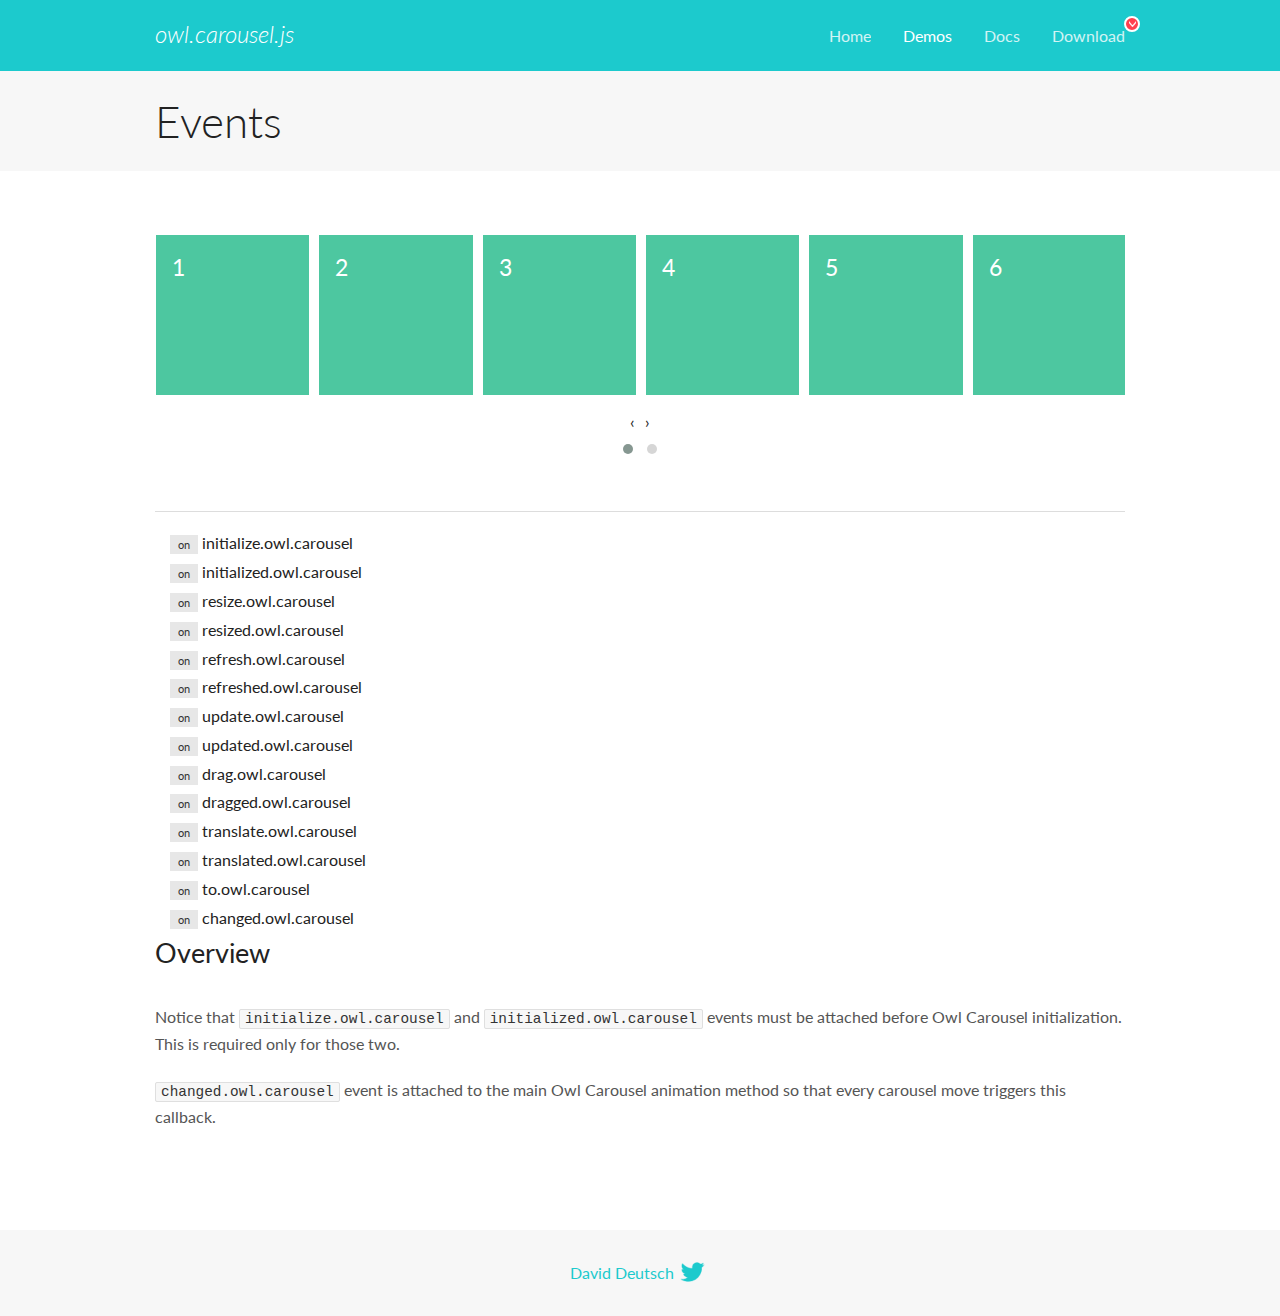
<file: OwlCarousel2/docs/demos/events.html>
<!DOCTYPE html>
<html lang="en">
  <head>

    <!-- head -->
    <meta charset="utf-8">
    <meta name="msapplication-tap-highlight" content="no" />
    <meta name="viewport" content="width=device-width, initial-scale=1.0" />
    <meta name="description" content="Events usage demo">
    <meta name="author" content="David Deutsch">
    <title>
      Events Demo | Owl Carousel | 2.3.4
    </title>

    <!-- Stylesheets -->
    <link href='https://fonts.googleapis.com/css?family=Lato:300,400,700,400italic,300italic' rel='stylesheet' type='text/css'>
    <link rel="stylesheet" href="../assets/css/docs.theme.min.css">

    <!-- Owl Stylesheets -->
    <link rel="stylesheet" href="../assets/owlcarousel/assets/owl.carousel.min.css">
    <link rel="stylesheet" href="../assets/owlcarousel/assets/owl.theme.default.min.css">

    <!-- HTML5 shim and Respond.js IE8 support of HTML5 elements and media queries -->

    <!--[if lt IE 9]>
      <script src="https://oss.maxcdn.com/libs/html5shiv/3.7.0/html5shiv.js"></script>
      <script src="https://oss.maxcdn.com/libs/respond.js/1.3.0/respond.min.js"></script>
    <![endif]-->

    <!-- Favicons -->
    <link rel="apple-touch-icon-precomposed" sizes="144x144" href="../assets/ico/apple-touch-icon-144-precomposed.png">
    <link rel="shortcut icon" href="../assets/ico/favicon.png">
    <link rel="shortcut icon" href="favicon.ico">

    <!-- Yeah i know js should not be in header. Its required for demos.-->

    <!-- javascript -->
    <script src="../assets/vendors/jquery.min.js"></script>
    <script src="../assets/owlcarousel/owl.carousel.js"></script>
  </head>
  <body>

    <!-- header -->
    <header class="header">
      <div class="row">
        <div class="large-12 columns">
          <div class="brand left">
            <h3>
              <a href="/OwlCarousel2/">owl.carousel.js</a> 
            </h3>
          </div>
          <a id="toggle-nav" class="right">
            <span></span> <span></span> <span></span> 
          </a> 
          <div class="nav-bar">
            <ul class="clearfix">
              <li> <a href="/OwlCarousel2/index.html">Home</a>  </li>
              <li class="active">
                <a href="/OwlCarousel2/demos/demos.html">Demos</a> 
              </li>
              <li> <a href="/OwlCarousel2/docs/started-welcome.html">Docs</a>  </li>
              <li>
                <a href="https://github.com/OwlCarousel2/OwlCarousel2/archive/2.3.4.zip">Download</a> 
                <span class="download"></span> 
              </li>
            </ul>
          </div>
        </div>
      </div>
    </header>

    <!-- title -->
    <section class="title">
      <div class="row">
        <div class="large-12 columns">
          <h1>Events</h1>
        </div>
      </div>
    </section>

    <!--  Demos -->
    <section id="demos">
      <div class="row">
        <div class="large-12 columns">
          <div class="owl-carousel owl-theme">
            <div class="item">
              <h4>1</h4>
            </div>
            <div class="item">
              <h4>2</h4>
            </div>
            <div class="item">
              <h4>3</h4>
            </div>
            <div class="item">
              <h4>4</h4>
            </div>
            <div class="item">
              <h4>5</h4>
            </div>
            <div class="item">
              <h4>6</h4>
            </div>
            <div class="item">
              <h4>7</h4>
            </div>
            <div class="item">
              <h4>8</h4>
            </div>
            <div class="item">
              <h4>9</h4>
            </div>
            <div class="item">
              <h4>10</h4>
            </div>
            <div class="item">
              <h4>11</h4>
            </div>
            <div class="item">
              <h4>12</h4>
            </div>
          </div>
          <hr>
          <div class="large-12 columns callbacks">
            <div><span class="label secondary initialize">on</span>  initialize.owl.carousel </div>
            <div><span class="label secondary initialized">on</span>  initialized.owl.carousel </div>
            <div><span class="label secondary resize">on</span>  resize.owl.carousel </div>
            <div><span class="label secondary resized">on</span>  resized.owl.carousel </div>
            <div><span class="label secondary refresh">on</span>  refresh.owl.carousel </div>
            <div><span class="label secondary refreshed">on</span>  refreshed.owl.carousel </div>
            <div><span class="label secondary update">on</span>  update.owl.carousel </div>
            <div><span class="label secondary updated">on</span>  updated.owl.carousel </div>
            <div><span class="label secondary drag">on</span>  drag.owl.carousel </div>
            <div><span class="label secondary dragged">on</span>  dragged.owl.carousel </div>
            <div><span class="label secondary translate">on</span>  translate.owl.carousel </div>
            <div><span class="label secondary translated">on</span>  translated.owl.carousel </div>
            <div><span class="label secondary to">on</span>  to.owl.carousel </div>
            <div><span class="label secondary changed">on</span>  changed.owl.carousel </div>
          </div>
          <h3 id="overview">Overview</h3>
          <p>Notice that <code>initialize.owl.carousel</code> and <code>initialized.owl.carousel</code> events must be attached before Owl Carousel initialization. This is required only for those two.</p>
          <p><code>changed.owl.carousel</code> event is attached to the main Owl Carousel animation method so that every carousel move triggers this callback.</p>
          <script>
            jQuery(document).ready(function($) {
              var owl = $('.owl-carousel');
              owl.on('initialize.owl.carousel initialized.owl.carousel ' +
                'initialize.owl.carousel initialize.owl.carousel ' +
                'resize.owl.carousel resized.owl.carousel ' +
                'refresh.owl.carousel refreshed.owl.carousel ' +
                'update.owl.carousel updated.owl.carousel ' +
                'drag.owl.carousel dragged.owl.carousel ' +
                'translate.owl.carousel translated.owl.carousel ' +
                'to.owl.carousel changed.owl.carousel',
                function(e) {
                  $('.' + e.type)
                    .removeClass('secondary')
                    .addClass('success');
                  window.setTimeout(function() {
                    $('.' + e.type)
                      .removeClass('success')
                      .addClass('secondary');
                  }, 500);
                });
              owl.owlCarousel({
                loop: true,
                nav: true,
                lazyLoad: true,
                margin: 10,
                video: true,
                responsive: {
                  0: {
                    items: 1
                  },
                  600: {
                    items: 3
                  },
                  960: {
                    items: 5,
                  },
                  1200: {
                    items: 6
                  }
                }
              });
            });
          </script>
        </div>
      </div>
    </section>

    <!-- footer -->
    <footer class="footer">
      <div class="row">
        <div class="large-12 columns">
          <h5>
            <a href="/OwlCarousel2/docs/support-contact.html">David Deutsch</a> 
            <a id="custom-tweet-button" href="https://twitter.com/share?url=https://github.com/OwlCarousel2/OwlCarousel2&text=Owl Carousel - This is so awesome! " target="_blank"></a> 
          </h5>
        </div>
      </div>
    </footer>

    <!-- vendors -->
    <script src="../assets/vendors/highlight.js"></script>
    <script src="../assets/js/app.js"></script>
  </body>
</html>
</file>
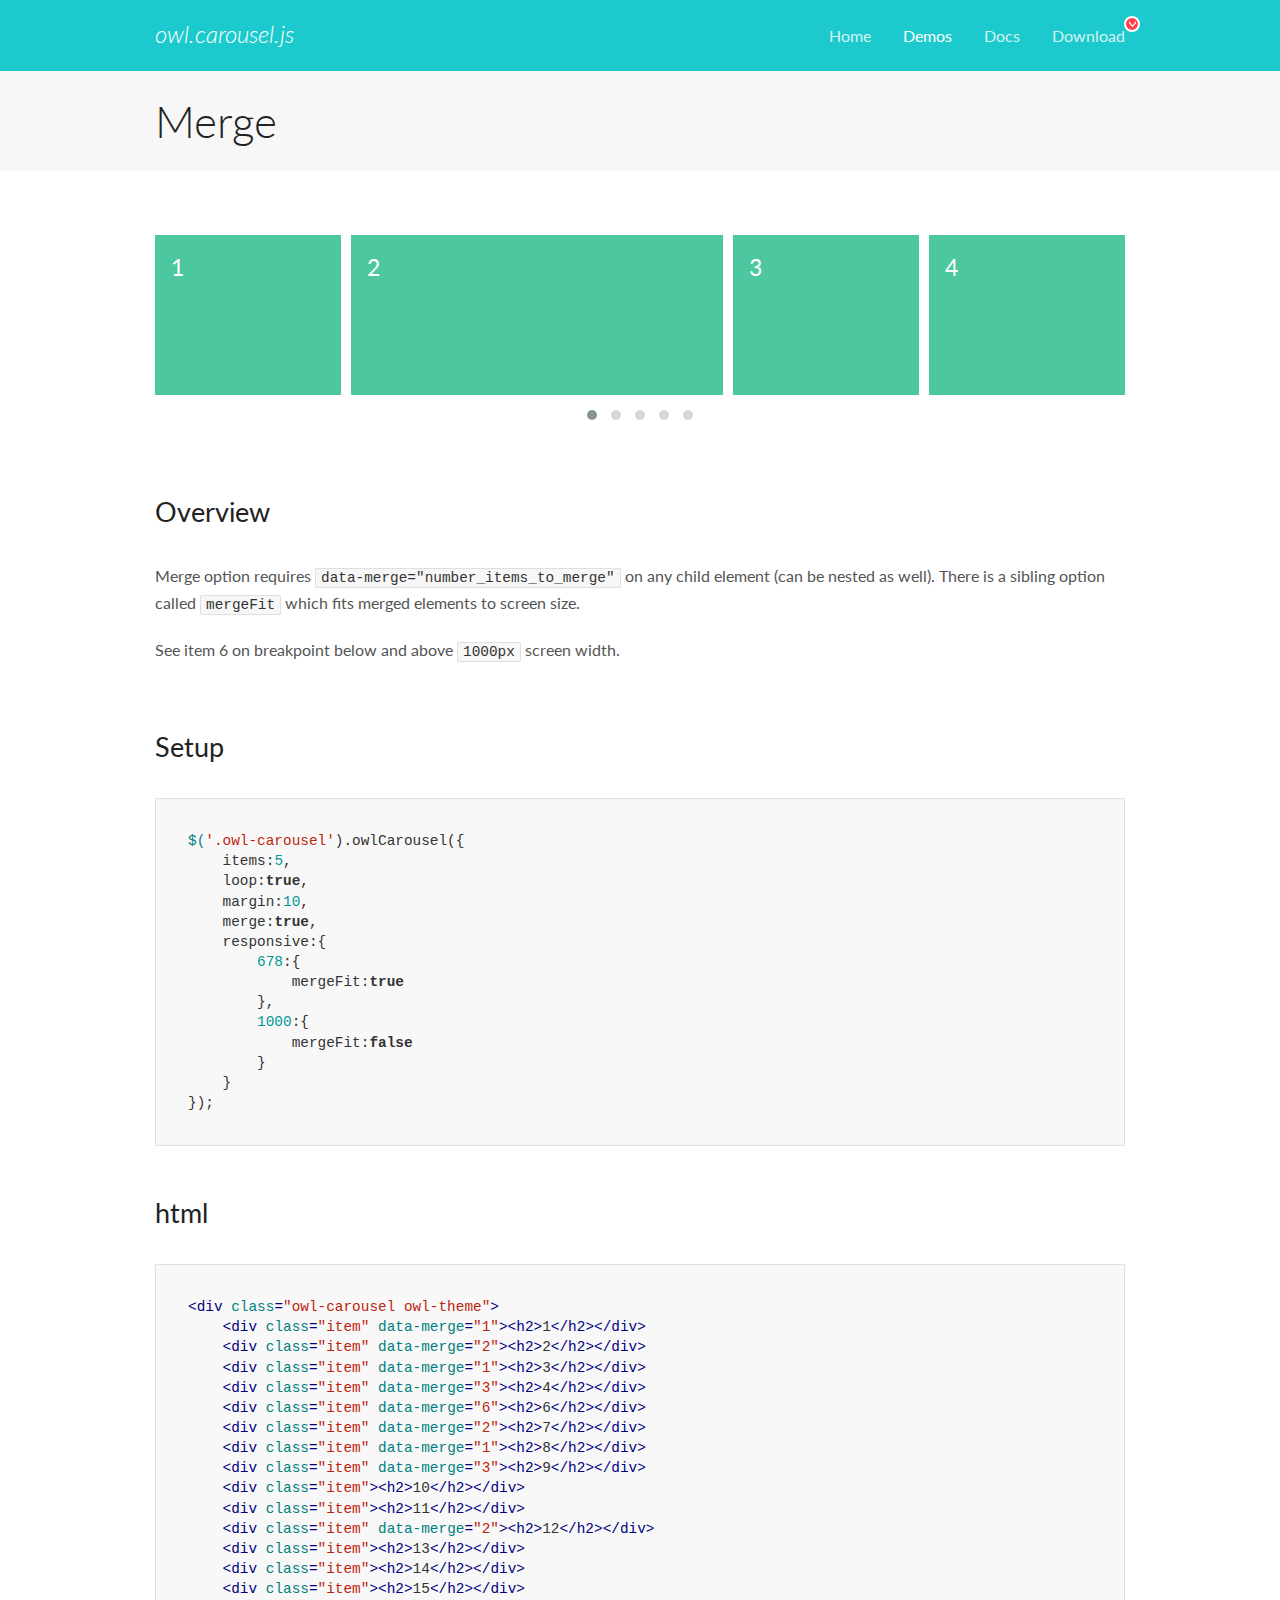
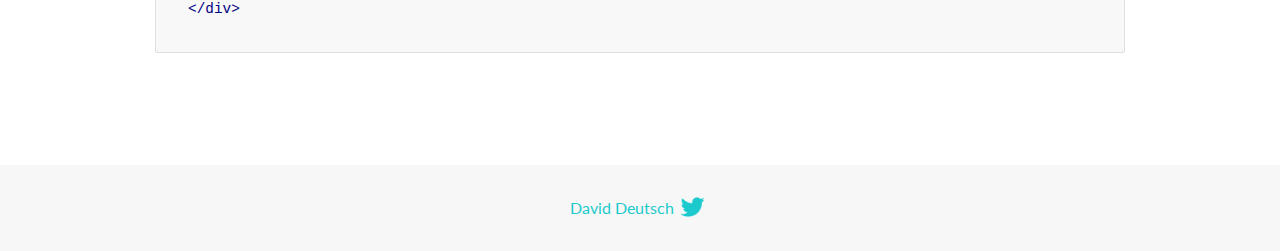
<file: OwlCarousel2/docs/demos/merge.html>
<!DOCTYPE html>
<html lang="en">
  <head>

    <!-- head -->
    <meta charset="utf-8">
    <meta name="msapplication-tap-highlight" content="no" />
    <meta name="viewport" content="width=device-width, initial-scale=1.0" />
    <meta name="description" content="Merge Items">
    <meta name="author" content="David Deutsch">
    <title>
      Merge Demo | Owl Carousel | 2.3.4
    </title>

    <!-- Stylesheets -->
    <link href='https://fonts.googleapis.com/css?family=Lato:300,400,700,400italic,300italic' rel='stylesheet' type='text/css'>
    <link rel="stylesheet" href="../assets/css/docs.theme.min.css">

    <!-- Owl Stylesheets -->
    <link rel="stylesheet" href="../assets/owlcarousel/assets/owl.carousel.min.css">
    <link rel="stylesheet" href="../assets/owlcarousel/assets/owl.theme.default.min.css">

    <!-- HTML5 shim and Respond.js IE8 support of HTML5 elements and media queries -->

    <!--[if lt IE 9]>
      <script src="https://oss.maxcdn.com/libs/html5shiv/3.7.0/html5shiv.js"></script>
      <script src="https://oss.maxcdn.com/libs/respond.js/1.3.0/respond.min.js"></script>
    <![endif]-->

    <!-- Favicons -->
    <link rel="apple-touch-icon-precomposed" sizes="144x144" href="../assets/ico/apple-touch-icon-144-precomposed.png">
    <link rel="shortcut icon" href="../assets/ico/favicon.png">
    <link rel="shortcut icon" href="favicon.ico">

    <!-- Yeah i know js should not be in header. Its required for demos.-->

    <!-- javascript -->
    <script src="../assets/vendors/jquery.min.js"></script>
    <script src="../assets/owlcarousel/owl.carousel.js"></script>
  </head>
  <body>

    <!-- header -->
    <header class="header">
      <div class="row">
        <div class="large-12 columns">
          <div class="brand left">
            <h3>
              <a href="/OwlCarousel2/">owl.carousel.js</a> 
            </h3>
          </div>
          <a id="toggle-nav" class="right">
            <span></span> <span></span> <span></span> 
          </a> 
          <div class="nav-bar">
            <ul class="clearfix">
              <li> <a href="/OwlCarousel2/index.html">Home</a>  </li>
              <li class="active">
                <a href="/OwlCarousel2/demos/demos.html">Demos</a> 
              </li>
              <li> <a href="/OwlCarousel2/docs/started-welcome.html">Docs</a>  </li>
              <li>
                <a href="https://github.com/OwlCarousel2/OwlCarousel2/archive/2.3.4.zip">Download</a> 
                <span class="download"></span> 
              </li>
            </ul>
          </div>
        </div>
      </div>
    </header>

    <!-- title -->
    <section class="title">
      <div class="row">
        <div class="large-12 columns">
          <h1>Merge</h1>
        </div>
      </div>
    </section>

    <!--  Demos -->
    <section id="demos">
      <div class="row">
        <div class="large-12 columns">
          <div class="owl-carousel owl-theme">
            <div class="item" data-merge="1">
              <h4>1</h4>
            </div>
            <div class="item" data-merge="2">
              <h4>2</h4>
            </div>
            <div class="item" data-merge="1">
              <h4>3</h4>
            </div>
            <div class="item" data-merge="3">
              <h4>4</h4>
            </div>
            <div class="item" data-merge="6">
              <h4>6</h4>
            </div>
            <div class="item" data-merge="2">
              <h4>7</h4>
            </div>
            <div class="item" data-merge="1">
              <h4>8</h4>
            </div>
            <div class="item" data-merge="3">
              <h4>9</h4>
            </div>
            <div class="item">
              <h4>10</h4>
            </div>
            <div class="item">
              <h4>11</h4>
            </div>
            <div class="item" data-merge="2">
              <h4>12</h4>
            </div>
            <div class="item">
              <h4>13</h4>
            </div>
            <div class="item">
              <h4>14</h4>
            </div>
            <div class="item">
              <h4>15</h4>
            </div>
          </div>
          <h3 id="overview">Overview</h3>
          <p>Merge option requires <code>data-merge=&quot;number_items_to_merge&quot;</code> on any child element (can be nested as well). There is a sibling option called <code>mergeFit</code> which fits merged elements to screen size. </p>
          <p>See item 6 on breakpoint below and above <code>1000px</code> screen width.</p>
          <h3 id="setup">Setup</h3>
          <pre><code>$(&#39;.owl-carousel&#39;).owlCarousel({
    items:5,
    loop:true,
    margin:10,
    merge:true,
    responsive:{
        678:{
            mergeFit:true
        },
        1000:{
            mergeFit:false
        }
    }
});</code></pre>
          <h3 id="html">html</h3>
          <pre><code>&lt;div class=&quot;owl-carousel owl-theme&quot;&gt;
    &lt;div class=&quot;item&quot; data-merge=&quot;1&quot;&gt;&lt;h2&gt;1&lt;/h2&gt;&lt;/div&gt;
    &lt;div class=&quot;item&quot; data-merge=&quot;2&quot;&gt;&lt;h2&gt;2&lt;/h2&gt;&lt;/div&gt;
    &lt;div class=&quot;item&quot; data-merge=&quot;1&quot;&gt;&lt;h2&gt;3&lt;/h2&gt;&lt;/div&gt;
    &lt;div class=&quot;item&quot; data-merge=&quot;3&quot;&gt;&lt;h2&gt;4&lt;/h2&gt;&lt;/div&gt;
    &lt;div class=&quot;item&quot; data-merge=&quot;6&quot;&gt;&lt;h2&gt;6&lt;/h2&gt;&lt;/div&gt;
    &lt;div class=&quot;item&quot; data-merge=&quot;2&quot;&gt;&lt;h2&gt;7&lt;/h2&gt;&lt;/div&gt;
    &lt;div class=&quot;item&quot; data-merge=&quot;1&quot;&gt;&lt;h2&gt;8&lt;/h2&gt;&lt;/div&gt;
    &lt;div class=&quot;item&quot; data-merge=&quot;3&quot;&gt;&lt;h2&gt;9&lt;/h2&gt;&lt;/div&gt;
    &lt;div class=&quot;item&quot;&gt;&lt;h2&gt;10&lt;/h2&gt;&lt;/div&gt;
    &lt;div class=&quot;item&quot;&gt;&lt;h2&gt;11&lt;/h2&gt;&lt;/div&gt;
    &lt;div class=&quot;item&quot; data-merge=&quot;2&quot;&gt;&lt;h2&gt;12&lt;/h2&gt;&lt;/div&gt;
    &lt;div class=&quot;item&quot;&gt;&lt;h2&gt;13&lt;/h2&gt;&lt;/div&gt;
    &lt;div class=&quot;item&quot;&gt;&lt;h2&gt;14&lt;/h2&gt;&lt;/div&gt;
    &lt;div class=&quot;item&quot;&gt;&lt;h2&gt;15&lt;/h2&gt;&lt;/div&gt;
&lt;/div&gt;</code></pre>
          <script>
            $(document).ready(function() {
              $('.owl-carousel').owlCarousel({
                items: 5,
                loop: true,
                margin: 10,
                merge: true,
                responsive: {
                  678: {
                    mergeFit: true
                  },
                  1000: {
                    mergeFit: false
                  }
                }
              });
            })
          </script>
        </div>
      </div>
    </section>

    <!-- footer -->
    <footer class="footer">
      <div class="row">
        <div class="large-12 columns">
          <h5>
            <a href="/OwlCarousel2/docs/support-contact.html">David Deutsch</a> 
            <a id="custom-tweet-button" href="https://twitter.com/share?url=https://github.com/OwlCarousel2/OwlCarousel2&text=Owl Carousel - This is so awesome! " target="_blank"></a> 
          </h5>
        </div>
      </div>
    </footer>

    <!-- vendors -->
    <script src="../assets/vendors/highlight.js"></script>
    <script src="../assets/js/app.js"></script>
  </body>
</html>
</file>
<file: build/css/style.min.css>
@charset "UTF-8";
/*! normalize.css v8.0.1 | MIT License | github.com/necolas/normalize.css */
@import url(https://fonts.googleapis.com/css?family=Raleway:400,700,800|Roboto&subset=cyrillic);@-webkit-keyframes fadeOut{0%{opacity:1}to{opacity:0}}@keyframes fadeOut{0%{opacity:1}to{opacity:0}}html{line-height:1.15;-webkit-text-size-adjust:100%;font-size:10px;color:#000}body{margin:0;font-family:"Roboto","Arial",sans-serif;overflow-wrap:break-word;word-wrap:break-word}aside,details,figcaption,figure,footer,header,hgroup,main,nav,section{display:block}h1{font-size:2em;margin:.67em 0}hr{-webkit-box-sizing:content-box;box-sizing:content-box;height:0;overflow:visible}code,kbd,pre,samp{font-family:monospace,monospace;font-size:1em}a{background-color:transparent}abbr[title]{border-bottom:none;-webkit-text-decoration:underline dotted;text-decoration:underline dotted}b,strong{font-weight:bolder}small{font-size:80%}sub,sup{font-size:75%;line-height:0;position:relative;vertical-align:baseline}sub{bottom:-.25em}sup{top:-.5em}img{border-style:none}button,input,optgroup,select,textarea{font-family:inherit;font-size:100%;line-height:1.15;margin:0}button,input{overflow:visible}button,select{text-transform:none}[type=button],[type=reset],[type=submit],button{-webkit-appearance:button}[type=button]::-moz-focus-inner,[type=reset]::-moz-focus-inner,[type=submit]::-moz-focus-inner,button::-moz-focus-inner{border-style:none;padding:0}[type=button]:-moz-focusring,[type=reset]:-moz-focusring,[type=submit]:-moz-focusring,button:-moz-focusring{outline:1px dotted ButtonText}fieldset{padding:.35em .75em .625em}legend{color:inherit;display:table;max-width:100%;white-space:normal}progress{vertical-align:baseline}textarea{overflow:auto}[type=checkbox],[type=radio],legend{-webkit-box-sizing:border-box;box-sizing:border-box;padding:0}[type=number]::-webkit-inner-spin-button,[type=number]::-webkit-outer-spin-button{height:auto}[type=search]{-webkit-appearance:textfield;outline-offset:-2px}[type=search]::-webkit-search-decoration{-webkit-appearance:none}::-webkit-file-upload-button{-webkit-appearance:button;font:inherit}summary{display:list-item}[hidden],template{display:none}.container,.wrap{min-width:320px;-webkit-box-sizing:border-box;box-sizing:border-box;margin:0 auto}.container{background-color:#252525;max-width:100%;padding:0}.wrap{max-width:1200px;padding:0 15px}.header{border-bottom:.4rem solid #e5493a}.header__wrap{display:-webkit-box;display:-ms-flexbox;display:flex;-ms-flex-wrap:wrap;flex-wrap:wrap;-webkit-box-pack:justify;-ms-flex-pack:justify;justify-content:space-between;-webkit-box-align:center;-ms-flex-align:center;align-items:center;padding-top:6.4rem;padding-bottom:6.4rem}.header__logo{margin-right:2rem}.header__menu{margin:0;padding:0}@media (max-width:768px){.header__wrap{-webkit-box-orient:vertical;-webkit-box-direction:normal;-ms-flex-direction:column;flex-direction:column;padding-top:2.5rem;padding-bottom:2.5rem}.header__logo{margin-right:0;margin-bottom:2rem}}.menu{display:-webkit-box;display:-ms-flexbox;display:flex;-ms-flex-wrap:wrap;flex-wrap:wrap;list-style:none}.menu__element{margin-right:3.5rem}.menu__element:last-child{margin-right:0}.menu__link,.menu__link::before{-webkit-transition-duration:500ms;transition-duration:500ms}.menu__link{display:inline-block;text-decoration:none;font-size:1.2rem;color:#707070;text-transform:uppercase;line-height:1.667;font-weight:600;-webkit-transition-property:color;transition-property:color}.advantages__text::after,.menu__link::before{content:"";height:.2rem;background-color:#e5493a;display:block}.menu__link::before{margin-bottom:1rem;opacity:0;-webkit-transition-property:opacity;transition-property:opacity;width:.8rem}.menu__link:hover{color:#e5493a}.menu__link:hover::before,.owl-carousel .owl-item img:hover{opacity:1}@media (max-width:768px){.menu__element{margin-right:2.5rem}}.banner{background:url(../img/bg-man.jpg) center top no-repeat;background-size:cover}.banner__wrap{padding-top:15rem;padding-bottom:25rem}.banner__info{width:58rem;margin-left:auto}.banner__little,.banner__title{color:#fff;text-transform:uppercase}.banner__title{font-weight:800;margin:0;font-size:8rem;line-height:1}.banner__little{display:block;font-size:4.3rem;line-height:1.86}.advantages__item:hover .advantages__subtitle,.banner__red{color:#e5493a}.banner__text{font-size:1.8rem;color:#555;text-transform:uppercase;line-height:1.333;font-weight:600;margin:1.5rem 0}.banner__button{width:17rem;height:5.4rem;background-color:#e5493a;border-color:transparent;border:.2rem solid transparent;font-size:1.4rem;color:#fff;font-weight:800;text-transform:uppercase;text-align:center;-webkit-box-shadow:none;box-shadow:none;-webkit-appearance:none;-moz-appearance:none;appearance:none;border-radius:.5rem;-webkit-transition-property:background-color,border-color;transition-property:background-color,border-color;-webkit-transition-duration:500ms;transition-duration:500ms;margin-top:2rem;margin-bottom:2rem;margin-right:2.5rem}.banner__button:active,.banner__button:hover{background-color:#ba2719;border-color:#ba2719}.banner__button--last{margin-right:0;background-color:transparent;border-color:#fff}@media (max-width:980px){.banner{background:0 0}.banner__wrap{padding-top:7rem;padding-bottom:5rem}.banner__info{max-width:100%;margin:0 auto}}@media (max-width:768px){.banner__title{font-size:5rem}.banner__little{font-size:2.5rem}.banner__text{font-size:1.5rem}}@media (max-width:480px){.banner__title{font-size:4rem}.banner__little{font-size:2rem}.banner__text{font-size:1.4rem}.banner__button{margin-top:1rem;margin-bottom:1rem}}@media (max-width:400px){.banner__button{margin-right:.5rem}}.advantages__title{-webkit-clip-path:inset(100%);position:absolute;width:1px;height:1px;margin:-1px;border:0;padding:0;white-space:nowrap;clip-path:inset(100%);clip:rect(0,0,0,0);overflow:hidden}.advantages__list{list-style:none;padding-top:8rem;padding-bottom:8rem;display:grid;grid-template-columns:repeat(auto-fit,minmax(210px,auto));grid-column-gap:3rem}.advantages__item{margin:1.5rem 0}.advantages__item:hover .advantages__text,.blog__description span{color:#fff}.advantages__item:hover .advantages__img{border-color:#e5493a}.advantages__item:hover .advantages__svg{fill:#e5493a}.advantages__img,.advantages__svg{-webkit-transition-duration:500ms;transition-duration:500ms}.advantages__img{border:.2rem solid #363636;border-radius:50%;width:10.4rem;height:10.4rem;position:relative;-webkit-transition-property:border-color;transition-property:border-color}.advantages__svg{position:absolute;fill:#363636;left:50%;top:50%;height:4rem;-webkit-transform:translate(-50%,-50%);transform:translate(-50%,-50%);-webkit-transition-property:fill;transition-property:fill}.advantages__subtitle,.advantages__text{margin:2rem 0;-webkit-transition-duration:700ms;transition-duration:700ms;-webkit-transition-property:color;transition-property:color}.advantages__subtitle{font-weight:800;text-transform:uppercase;font-size:1.8rem;color:#363636;line-height:1.111}.advantages__text{font-size:1.4rem;color:#555;line-height:1.429}.advantages__text::after{width:7rem;margin-top:3.5rem}@media (max-width:480px){.advantages__list{padding-top:3rem;padding-bottom:3rem}.advantages__item{text-align:center}.advantages__img{margin:0 auto}}.works{background-color:#202020}.works__title-hide{position:absolute;width:1px;height:1px;margin:-1px;border:0;padding:0;white-space:nowrap;-webkit-clip-path:inset(100%);clip-path:inset(100%);clip:rect(0,0,0,0);overflow:hidden}.works__list{padding-top:8rem;padding-bottom:16rem;list-style:none;display:grid;grid-template-columns:repeat(12,minmax(60px,auto));grid-auto-rows:minmax(70px,auto)}.works__element--three{grid-column:span 3}.works__element--four{grid-column:span 4}.works__element--five{grid-column:span 5}.works__element--six{grid-column:span 6}.works__title{font-size:3rem;font-weight:700;line-height:1.1;color:#fff;text-transform:uppercase;position:relative;margin:2.5rem 0}.works__title::before{content:"";width:7rem;height:.2rem;background-color:#2f2f2f;position:absolute;left:0;top:-2.5rem}.works__text{font-size:1.4rem;line-height:1.429;color:#464646;margin:2rem 0}.works__element{position:relative}.works__element:first-child{max-width:27rem}.works__element:first-child::before{display:none}.works__element::before{content:"";position:absolute;width:100%;height:100%;background-color:rgba(17,17,17,.85);left:0;top:0;z-index:-1;opacity:0;-webkit-transition-property:opacity;transition-property:opacity;-webkit-transition-duration:500ms;transition-duration:500ms}.works__element:hover::before{z-index:1;opacity:1}.works__element:hover .works__info{border-color:#e5493a;opacity:1;z-index:2}.works__element:nth-child(2){background:url(../img/img1.jpg) center no-repeat;background-size:cover}.works__element:nth-child(3){background:url(../img/img2.jpg) center no-repeat;background-size:cover}.works__element:nth-child(4){background:url(../img/img3.jpg) center no-repeat;background-size:cover}.works__element:nth-child(5){background:url(../img/img4.jpg) center no-repeat;background-size:cover}.works__element:nth-child(6){background:url(../img/img5.jpg) center no-repeat;background-size:cover}.works__info{width:100%;height:100%;position:relative;border:.5rem solid transparent;-webkit-box-sizing:border-box;box-sizing:border-box;padding:1rem 2.5rem 8rem;z-index:-1;opacity:0;-webkit-transition-duration:500ms;transition-duration:500ms;-webkit-transition-property:opacity,border-color;transition-property:opacity,border-color}.works__descriprion,.works__name{font-size:2.4rem;color:#fff;font-weight:700;text-transform:uppercase;line-height:1.1;margin:2rem 0}.works__descriprion{font-size:1.2rem;color:#959595;line-height:1.667}.works__descriprion::after{content:"";background-color:#e5493a;width:7rem;height:.2rem;display:block;margin-top:2rem}.works__link,.works__zoom{border-radius:50%;background-color:#252525;position:relative;cursor:pointer;width:4.2rem;height:4.2rem;display:inline-block;-webkit-appearance:none;-moz-appearance:none;appearance:none;margin:0 .2rem;padding:0;border:0;-webkit-transition-duration:500ms;transition-duration:500ms;-webkit-transition-property:background-color;transition-property:background-color}.works__link:active,.works__link:hover,.works__zoom:active,.works__zoom:hover{background-color:#e5493a}.works__link svg,.works__zoom svg{position:absolute;left:50%;top:50%;-webkit-transform:translate(-50%,-50%);transform:translate(-50%,-50%);fill:#fff;width:1.5rem;height:1.5rem}.works__btns{position:absolute;right:3rem;bottom:3rem}.works__element--active::before{z-index:1;opacity:1}.works__element--active .works__info{border-color:#e5493a;z-index:2;opacity:1}@media (max-width:980px){.works__title{font-size:2.4rem}.works__name{font-size:1.8rem}}@media (max-width:768px){.works__list{grid-template-columns:repeat(2,minmax(145px,auto))}.works__element{grid-column:span 1}.works__element:first-child{grid-column:1/-1;max-width:100%}}@media (max-width:480px){.works__list{grid-template-columns:minmax(290px,auto);padding-top:4rem;padding-bottom:8rem}}.responsive__wrap{background:url(../img/bg-two.png) left bottom no-repeat;padding-top:10rem;padding-bottom:10rem}.responsive__information{margin-left:auto;max-width:36rem}.responsive__title{font-size:3rem;color:#fff;font-weight:700;text-transform:uppercase;line-height:1.1;margin:2.5rem 0;position:relative}.responsive__title::before{background-color:#2f2f2f;width:7rem;top:-2.5rem}.responsive__text{font-size:1.4rem;color:#464646;line-height:1.429;margin:2rem 0}.responsive__list{margin:2rem 0}.responsive__button{width:17rem;height:5.4rem;background-color:#8dc63f;border-color:transparent;border:.2rem solid transparent;font-size:1.4rem;color:#fff;font-weight:800;text-transform:uppercase;text-align:center;-webkit-box-shadow:none;box-shadow:none;-webkit-appearance:none;-moz-appearance:none;appearance:none;border-radius:.5rem;-webkit-transition-property:background-color,border-color;transition-property:background-color,border-color;-webkit-transition-duration:500ms;transition-duration:500ms;margin-bottom:2rem;margin-right:2.5rem;margin-top:5rem}.responsive__button:active,.responsive__button:hover{background-color:#648e2a;border-color:#648e2a}@media (max-width:768px){.responsive__wrap{background:0 0}.responsive__information{margin-left:0;max-width:100%}}@media (max-width:480px){.responsive__wrap{padding-top:5rem;padding-bottom:5rem}}.list{font-size:1.4rem;color:#959595;line-height:1.286;list-style:none;padding:0}.list__element{margin:1.5rem 0;padding-left:5.5rem;position:relative}.list__element::before,.responsive__title::before,.skills__title::before{content:"";position:absolute;height:.2rem;left:0}.list__element::before{top:50%;-webkit-transform:translateY(-50%);transform:translateY(-50%);width:.8rem}.list__element::before,.skills{background-color:#e5493a}.skills__wrap{padding-top:8rem;padding-bottom:8rem;display:-webkit-box;display:-ms-flexbox;display:flex}.skills__left{-ms-flex-preferred-size:28rem;flex-basis:28rem;margin-right:11.5rem}.skills__right{-webkit-box-flex:1;-ms-flex-positive:1;flex-grow:1}.skills__title{font-size:3rem;color:#fff;font-weight:700;text-transform:uppercase;line-height:1.1;margin:2.5rem 0;position:relative}.skills__title::before{background-color:#fff;width:7rem;top:-2.5rem}.skills__text{font-size:1.4rem;color:#fff;line-height:1.429;margin:2rem 0}.skills__button{width:17rem;height:5.4rem;background-color:#252525;border-color:transparent;border:.2rem solid transparent;font-size:1.4rem;color:#fff;font-weight:800;text-transform:uppercase;text-align:center;-webkit-box-shadow:none;box-shadow:none;-webkit-appearance:none;-moz-appearance:none;appearance:none;border-radius:.5rem;-webkit-transition-property:background-color,border-color;transition-property:background-color,border-color;-webkit-transition-duration:500ms;transition-duration:500ms;margin-bottom:2rem;margin-right:2.5rem;margin-top:5rem}.skills__button:active,.skills__button:hover{background-color:#000;border-color:#000}.skills__progress{margin:2rem 0}@media (max-width:980px){.skills__left{margin-right:3rem}}@media (max-width:768px){.skills__wrap{-webkit-box-orient:vertical;-webkit-box-direction:normal;-ms-flex-direction:column;flex-direction:column}.skills__left{margin-right:0;margin-bottom:2.5rem;-ms-flex-preferred-size:auto;flex-basis:auto}}@media (max-width:480px){.skills__wrap{padding-top:4rem;padding-bottom:4rem}}.progress__name{font-size:1.4rem;color:#fff;font-weight:700;text-transform:uppercase;line-height:1.429;margin:1rem 0}.progress__element{border:.1rem solid rgba(255,255,255,.25);border-radius:.3rem}.progress__line{background-color:#fff;width:0;height:.4rem;position:relative}.progress__tooltip{background-color:#252525;position:absolute;right:-1.5rem;top:-3.2rem;width:3.1rem;font-size:1.1rem;color:#fff;font-weight:700;line-height:1.8rem;text-align:center;border-radius:.3rem;display:none}.progress__tooltip::before{content:"";border:.4rem solid transparent;border-left:.4rem solid transparent;border-top:.4rem solid #252525;border-right:.4rem solid transparent;border-bottom:.4rem solid transparent;position:absolute;bottom:-.8rem;left:50%;-webkit-transform:translateX(-50%);transform:translateX(-50%)}.blog__subtitle,.form label{position:absolute;width:1px;height:1px;margin:-1px;border:0;padding:0;white-space:nowrap;-webkit-clip-path:inset(100%);clip-path:inset(100%);clip:rect(0,0,0,0);overflow:hidden}.blog__list{display:grid;grid-template-columns:repeat(12,1fr);grid-template-rows:repeat(5,minmax(130px,auto));list-style:none;padding-top:115px;padding-bottom:150px}.blog__element--three{grid-column:span 3}.blog__element--four{grid-column:span 4}.blog__element--five{grid-column:span 5}.blog__element--eight{grid-column:span 8}.blog__element{position:relative}.blog__element::before{content:"";position:absolute;left:0;bottom:0;width:100%;height:50%;background:-webkit-gradient(linear,left top,left bottom,from(transparent),color-stop(50%,rgba(0,0,0,.6)),to(#000));background:linear-gradient(180deg,transparent 0%,rgba(0,0,0,.6) 50%,#000 100%);z-index:1}.blog__element:nth-child(1){background:url(../img/img6.jpg) center no-repeat;background-size:cover;grid-row:1/4}.blog__element:nth-child(1) .blog__title{font-size:30px}.blog__element:nth-child(2){grid-row:1/3}.blog__element:nth-child(2) .blog__title{font-size:30px;position:relative;margin:20px 0}.blog__element:nth-child(2) .blog__title::before{content:"";background-color:#2f2f2f;position:absolute;left:0;top:-30px;width:70px;height:2px}.blog__element:nth-child(2)::before{display:none}.blog__element:nth-child(3){background:url(../img/img7.jpg) center no-repeat;background-size:cover;grid-row:4/6}.blog__element:nth-child(4){background:url(../img/img8.jpg) center no-repeat;background-size:cover;grid-row:4/6}.blog__element:nth-child(5){background:url(../img/img9.jpg) center no-repeat;background-size:cover;grid-row:3/6}.blog__element:hover .blog__info{border-color:#e5493a}.blog__element:hover .blog__link{background-color:#e5493a}.blog__title{font-size:24px;font-family:"Raleway";color:#fff;font-weight:700;text-transform:uppercase;line-height:1;margin:20px 0;text-decoration:none}.blog__text{font-size:14px;color:#464646;line-height:1.429}.blog__description{font-size:12px;color:#959595;text-transform:uppercase;line-height:1.167}.blog__description::after{background-color:#e5493a;width:70px;height:2px;display:block;content:"";margin-top:25px}.blog__link{background-color:#000;width:41px;height:41px;display:block;position:relative;margin-top:15px;margin-bottom:20px;outline:0;-webkit-transition-duration:500ms;transition-duration:500ms;-webkit-transition-property:background-color;transition-property:background-color}.blog__link:focus{background-color:#e5493a}.blog__link svg{fill:#fff;position:absolute;left:50%;top:50%;-webkit-transform:translate(-50%,-50%);transform:translate(-50%,-50%);width:21px}.blog__info{padding:10px 25px;position:relative;z-index:2;height:100%;-webkit-box-sizing:border-box;box-sizing:border-box;border:5px solid transparent;display:-webkit-box;display:-ms-flexbox;display:flex;-webkit-box-orient:vertical;-webkit-box-direction:normal;-ms-flex-direction:column;flex-direction:column;-webkit-box-pack:justify;-ms-flex-pack:justify;justify-content:space-between;-webkit-transition-duration:500ms;transition-duration:500ms;-webkit-transition-property:border-color;transition-property:border-color}@media (max-width:980px){.blog__element:nth-child(1) .blog__title,.blog__element:nth-child(2) .blog__title{font-size:20px}.blog__title{font-size:20px}}@media (max-width:768px){.blog__list{grid-template-columns:repeat(2,1fr);grid-template-rows:1fr}.blog__element{grid-column:span 1;grid-row:span 1!important}}@media (max-width:480px){.blog__list{grid-template-columns:minmax(290px,auto);padding-top:55px;padding-bottom:75px}.blog__element:nth-child(2){grid-row:1/2!important}}.clients{background-color:#202020}.clients__wrap{padding-top:5.5rem;padding-bottom:8rem}.clients__title{font-size:3rem;color:#fff;text-transform:uppercase;font-weight:700;line-height:1.1;text-align:center;margin:2.5rem 0}.clients__title::before{content:"";width:7rem;height:.2rem;background-color:#2f2f2f;display:block;margin:0 auto 2.5rem}.clients__text{font-size:1.4rem;color:#464646;line-height:1.429;text-align:center;max-width:55.5rem;margin:2.5rem auto}.clients__carousel{margin:5rem 0;padding-left:11rem;padding-right:11rem;-webkit-box-sizing:border-box;box-sizing:border-box}@media (max-width:980px){.clients__carousel{padding-left:5rem;padding-right:5rem}}@media (max-width:480px){.clients__wrap{padding-top:3rem;padding-bottom:4rem}}.owl-carousel{display:none;width:100%;-webkit-tap-highlight-color:transparent;position:relative;z-index:1}.owl-carousel .owl-stage{position:relative;-ms-touch-action:pan-Y;touch-action:manipulation;-moz-backface-visibility:hidden;display:-webkit-box;display:-ms-flexbox;display:flex;-webkit-box-align:center;-ms-flex-align:center;align-items:center}.owl-carousel .owl-stage:after{content:".";display:block;clear:both;visibility:hidden;line-height:0;height:0}.owl-carousel .owl-stage-outer{position:relative;overflow:hidden;-webkit-transform:translate3d(0,0,0);transform:translate3d(0,0,0)}.owl-carousel .owl-item,.owl-carousel .owl-wrapper{-webkit-backface-visibility:hidden;-moz-backface-visibility:hidden;-ms-backface-visibility:hidden;-webkit-transform:translate3d(0,0,0);-moz-transform:translate3d(0,0,0);-ms-transform:translate3d(0,0,0)}.owl-carousel .owl-item{position:relative;min-height:1px;float:left;backface-visibility:hidden;-webkit-tap-highlight-color:transparent;-webkit-touch-callout:none}.owl-carousel .owl-item img{display:block;max-width:100%;margin:0 auto;opacity:.3;-webkit-transition-duration:500ms;transition-duration:500ms;-webkit-transition-property:opacity;transition-property:opacity}.owl-carousel .owl-dots.disabled,.owl-carousel .owl-nav.disabled{display:none}.owl-carousel .owl-dot,.owl-carousel .owl-nav .owl-next,.owl-carousel .owl-nav .owl-prev{cursor:pointer;-webkit-user-select:none;-moz-user-select:none;-ms-user-select:none;user-select:none}.owl-carousel .owl-nav button.owl-next,.owl-carousel .owl-nav button.owl-prev,.owl-carousel button.owl-dot{background:0 0;color:inherit;border:0;padding:0!important;font:inherit}.owl-carousel .owl-nav button.owl-next,.owl-carousel .owl-nav button.owl-prev{background:url(../img/arrow-sprite.png);width:3rem;height:3rem;position:absolute;margin:0;-webkit-transform:translateY(-50%);transform:translateY(-50%)}.owl-carousel .owl-nav button.owl-prev{left:0;top:50%}.owl-carousel .owl-nav button.owl-prev:active,.owl-carousel .owl-nav button.owl-prev:hover{background-position:-3rem 0}.owl-carousel .owl-nav button.owl-next{right:0;top:50%;background-position:0 30px}.owl-carousel .owl-nav button.owl-next:active,.owl-carousel .owl-nav button.owl-next:hover{background-position:-3rem 3rem}.owl-carousel.owl-loaded{display:block}.owl-carousel.owl-loading{opacity:0;display:block}.owl-carousel.owl-hidden{opacity:0}.owl-carousel.owl-refresh .owl-item{visibility:hidden}.owl-carousel.owl-drag .owl-item{-ms-touch-action:pan-y;touch-action:pan-y;-webkit-user-select:none;-moz-user-select:none;-ms-user-select:none;user-select:none}.owl-carousel.owl-grab{cursor:move;cursor:-webkit-grab;cursor:grab}.owl-carousel.owl-rtl{direction:rtl}.owl-carousel.owl-rtl .owl-item{float:right}.no-js .owl-carousel{display:block}.owl-carousel .animated{-webkit-animation-duration:1000ms;animation-duration:1000ms;-webkit-animation-fill-mode:both;animation-fill-mode:both}.owl-carousel .owl-animated-in{z-index:0}.owl-carousel .owl-animated-out{z-index:1}.owl-carousel .fadeOut{-webkit-animation-name:fadeOut;animation-name:fadeOut}.owl-height{-webkit-transition:height 500ms ease-in-out;transition:height 500ms ease-in-out}.owl-carousel .owl-item .owl-lazy{opacity:0;-webkit-transition:opacity 400ms ease;transition:opacity 400ms ease}.owl-carousel .owl-item .owl-lazy:not([src]),.owl-carousel .owl-item .owl-lazy[src^=""]{max-height:0}.owl-carousel .owl-item img.owl-lazy{-webkit-transform-style:preserve-3d;transform-style:preserve-3d}.owl-carousel .owl-video-wrapper{position:relative;height:100%;background:#000}.owl-carousel .owl-video-play-icon{position:absolute;height:80px;width:80px;left:50%;top:50%;margin-left:-40px;margin-top:-40px;background:url(owl.video.play.png) no-repeat;cursor:pointer;z-index:1;-webkit-backface-visibility:hidden;-webkit-transition:-webkit-transform 100ms ease;transition:transform 100ms ease;transition:transform 100ms ease,-webkit-transform 100ms ease}.owl-carousel .owl-video-play-icon:hover{-webkit-transform:scale(1.3,1.3);transform:scale(1.3,1.3)}.owl-carousel .owl-video-playing .owl-video-play-icon,.owl-carousel .owl-video-playing .owl-video-tn{display:none}.owl-carousel .owl-video-tn{opacity:0;height:100%;background-position:center center;background-repeat:no-repeat;background-size:contain;-webkit-transition:opacity 400ms ease;transition:opacity 400ms ease}.owl-carousel .owl-video-frame{position:relative;z-index:1;height:100%;width:100%}.owl-theme .owl-nav [class*=owl-]{color:#fff;font-size:14px;margin:5px;padding:4px 7px;background:#d6d6d6;display:inline-block;cursor:pointer;border-radius:3px}.owl-theme .owl-nav .disabled{opacity:.5;cursor:default}.owl-theme .owl-nav,.owl-theme .owl-nav.disabled+.owl-dots{margin-top:10px}.owl-theme .owl-dots,.owl-theme .owl-nav{text-align:center;-webkit-tap-highlight-color:transparent}.owl-theme .owl-dots .owl-dot{display:inline-block;zoom:1;*display:inline}.owl-theme .owl-dots .owl-dot span{width:10px;height:10px;margin:5px 7px;background:#d6d6d6;display:block;-webkit-backface-visibility:visible;-webkit-transition:opacity 200ms ease;transition:opacity 200ms ease}.owl-theme .owl-dots .owl-dot.active span,.owl-theme .owl-dots .owl-dot:hover span{background:#869791}.contacts{background-color:#8dc63f}.contacts__wrap{padding-top:5.5rem;padding-bottom:6rem}.contacts__title{font-size:3rem;font-weight:700;color:#fff;text-transform:uppercase;line-height:1.1;text-align:center;margin:2.5rem 0 4rem}.contacts__title::before{content:"";width:7rem;height:.2rem;background-color:#fff;display:block;margin:0 auto 2.5rem}.contacts__list{list-style:none;padding:0;display:-webkit-box;display:-ms-flexbox;display:flex}.contacts__form{-ms-flex-preferred-size:53.5rem;flex-basis:53.5rem;margin:1rem 0;margin-right:6.5rem}.contacts__map{-webkit-box-flex:1;-ms-flex-positive:1;flex-grow:1;max-width:57rem;margin:1rem 0}@media (max-width:980px){.contacts__list{-webkit-box-orient:vertical;-webkit-box-direction:normal;-ms-flex-direction:column;flex-direction:column}.contacts__form{-ms-flex-preferred-size:auto;flex-basis:auto;margin-right:0;margin-bottom:3.5rem}.contacts__map{max-width:100%}}@media (max-width:480px){.contacts__wrap{padding-top:3rem;padding-bottom:3rem}}.form__input{margin-bottom:2rem}.form__input input,.form__input textarea{background-color:#202020;width:100%;height:6rem;border-radius:1rem;display:block;border:0;-webkit-box-shadow:none;box-shadow:none;resize:none;font-size:2rem;list-style:1.1;color:#fff;padding:1.6rem 1rem 1.6rem 3rem;-webkit-box-sizing:border-box;box-sizing:border-box}.form__input input::-webkit-input-placeholder,.form__input textarea::-webkit-input-placeholder{color:#fff;opacity:1}.form__input input::-moz-placeholder,.form__input textarea::-moz-placeholder{color:#fff;opacity:1}.form__input input:-ms-input-placeholder,.form__input input::-ms-input-placeholder,.form__input textarea:-ms-input-placeholder,.form__input textarea::-ms-input-placeholder{color:#fff;opacity:1}.form__input input::placeholder,.form__input textarea::placeholder{color:#fff;opacity:1}.form__input textarea{min-height:20rem}.form-button{border-radius:1rem;background-color:#e5493a;width:100%;border:0;-webkit-box-shadow:none;box-shadow:none;-webkit-appearance:none;-moz-appearance:none;appearance:none;cursor:pointer;padding:1.6rem 0;font-size:2rem;color:#fff;font-weight:700;text-transform:uppercase;line-height:1.4;text-align:center;-webkit-transition-duration:500ms;transition-duration:500ms;-webkit-transition-property:background-color;transition-property:background-color}.form-button:active,.form-button:hover{background-color:#ba2719}.footer{background-color:#111}.footer__menu{-webkit-box-pack:center;-ms-flex-pack:center;justify-content:center;padding-top:3rem;padding-bottom:3rem}
/*# sourceMappingURL=style.min.css.map */
</file>
